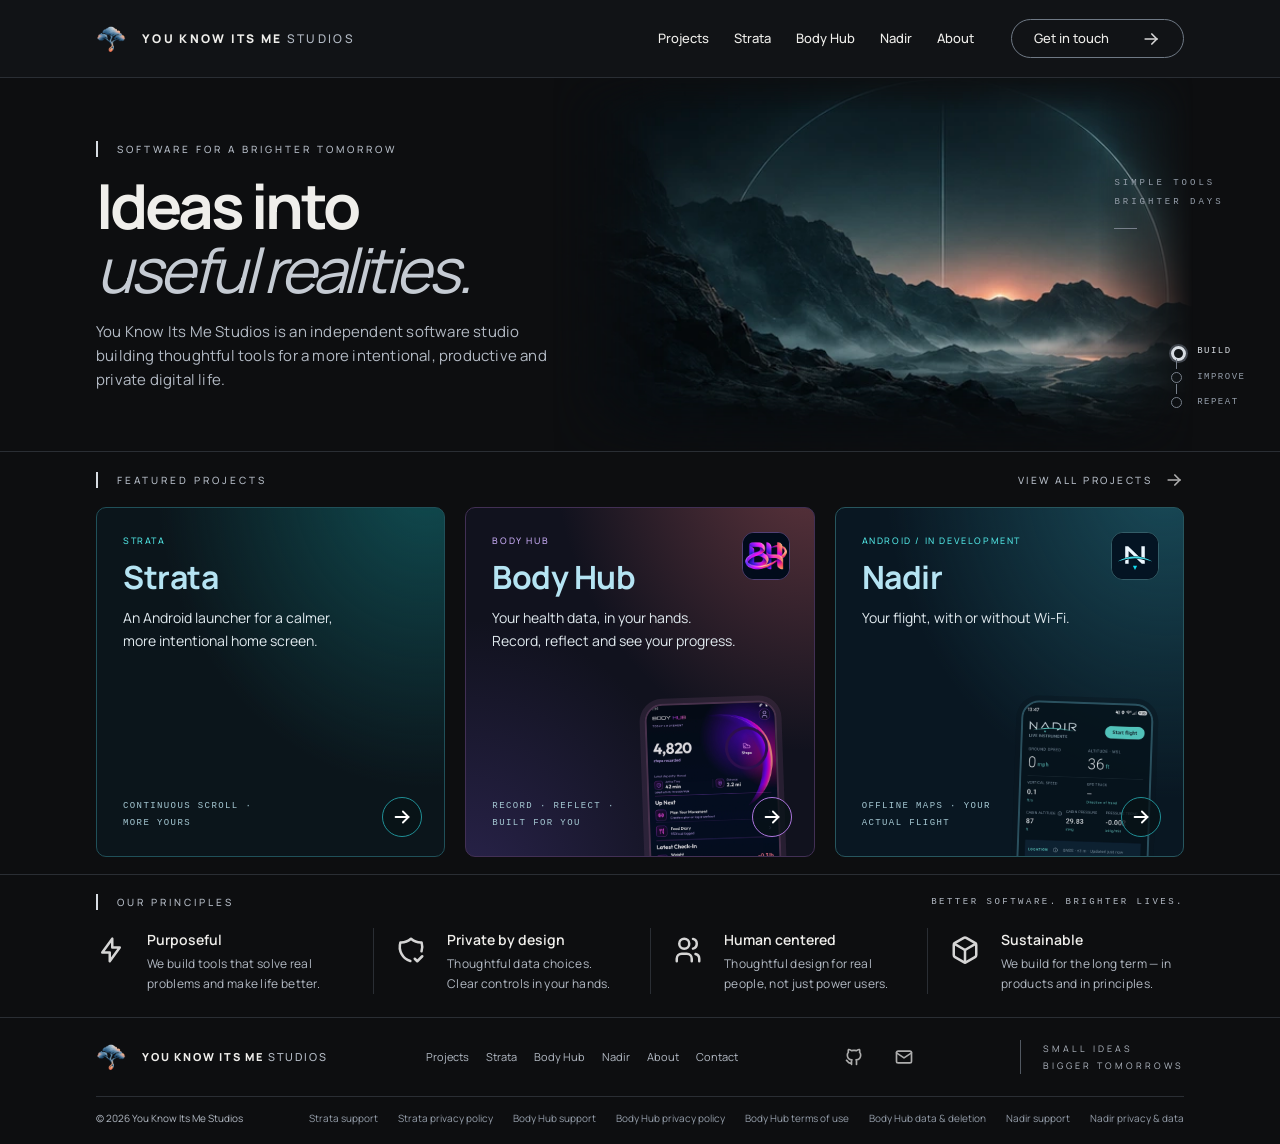
<file: index.html>
<!doctype html>
<html lang="en">
  <head>
    <meta charset="utf-8">
    <meta name="viewport" content="width=device-width, initial-scale=1">
    <meta name="google-site-verification" content="4R4cerbUJGFpOKjUoRW-4Jpmn5m5QRYNYED318s_ZWQ" />
    <meta name="description" content="You Know Its Me Studios builds thoughtful Android tools. Explore Strata, Body Hub and Nadir, an offline-first passenger flight companion.">
    <meta name="theme-color" content="#0d0e10">
    <meta property="og:title" content="You Know Its Me Studios">
    <meta property="og:description" content="Explore Strata for your home screen, Body Hub for fitness and wellness, and Nadir for understanding your flight. Independent Android software from You Know Its Me Studios.">
    <meta property="og:type" content="website">
    <meta property="og:url" content="https://you-know-its-me-studios.github.io/youknowitsmestudios/">
    <title>You Know Its Me Studios</title>
    <link rel="icon" href="./assets/studio-logo.png" type="image/png">
    <link rel="stylesheet" href="./styles.css?v=20261007-2">
    <script src="./script.js?v=20261003-4" defer></script>
  </head>
  <body>
    <a class="skip-link" href="#main-content">Skip to content</a>

    <header class="site-header"><div class="shell site-header__inner">
<a class="wordmark" href="./" aria-label="You Know Its Me Studios home"><img src="./assets/studio-logo.png" width="30" height="30" alt=""><span>You Know Its Me <b>Studios</b></span></a>
<button class="menu-toggle" type="button" aria-expanded="false" aria-controls="site-navigation" hidden>Menu</button>
<nav class="site-nav" id="site-navigation" aria-label="Primary navigation"><a href="./#projects">Projects</a><a href="./strata/">Strata</a><a href="./bodyhub/">Body Hub</a><a href="./nadir/">Nadir</a><a href="./about/">About</a><a class="contact-link" href="./support/">Get in touch <img src="./assets/icons/arrow-right.svg" alt="" width="20" height="20"></a></nav>
</div></header>

    <main id="main-content">
<section class="hero">
  <div class="shell hero__inner">
    <div class="hero__copy">
      <p class="eyebrow">Software for a brighter tomorrow</p>
      <h1>Ideas into<br><em>useful realities.</em></h1>
      <p class="hero__lede">You Know Its Me Studios is an independent software studio building thoughtful tools for a more intentional, productive and private digital life.</p>
    </div>
    <div class="hero__art" aria-hidden="true"><img class="hero__landscape" src="assets/mountain-valley.webp" width="600" height="373" alt=""><p class="hero__annotation">Simple tools<br>Brighter days<span></span></p><ol class="hero__process"><li class="active">Build</li><li>Improve</li><li>Repeat</li></ol></div>
  </div>
</section>
<section class="projects-section" id="projects" tabindex="-1" aria-labelledby="projects-title"><div class="shell">
  <div class="section-bar"><h2 class="eyebrow" id="projects-title">Featured projects</h2><a class="small-link" href="#project-list">View all projects <img src="assets/icons/arrow-right.svg" width="20" height="20" alt=""></a></div>
  <div class="project-grid project-grid--three" id="project-list">
    <a class="project-card project-card--strata" href="strata/" aria-labelledby="strata-title">
      <div class="project-card__copy"><p class="product-label">Strata</p><h3 id="strata-title">Strata</h3><p>An Android launcher for a calmer,<br class="desktop-break"> more intentional home screen.</p></div>
      <p class="project-card__tags">Continuous scroll · More yours</p><span class="circle-arrow"><img src="assets/icons/arrow-right.svg" width="22" height="22" alt=""></span>
    </a>
    <a class="project-card project-card--bodyhub" href="bodyhub/" aria-labelledby="bodyhub-title">
      <img class="product-icon" src="assets/bodyhub-icon.webp" width="94" height="94" alt="">
      <div class="project-card__copy"><p class="product-label">Body Hub</p><h3 id="bodyhub-title">Body Hub</h3><p>Your health data, in your hands.<br>Record, reflect and see your progress.</p></div>
      <img class="project-card__screen" src="assets/bodyhub-today.webp" width="720" height="1280" alt="Body Hub Today screen with movement, activity and daily records">
      <p class="project-card__tags">Record · Reflect · Built for you</p><span class="circle-arrow"><img src="assets/icons/arrow-right.svg" width="22" height="22" alt=""></span>
    </a>
    <a class="project-card project-card--nadir" href="nadir/" aria-labelledby="nadir-title">
      <img class="product-icon" src="assets/nadir/icon.svg" width="94" height="94" alt="">
      <div class="project-card__copy"><p class="product-label">Android / In development</p><h3 id="nadir-title">Nadir</h3><p>Your flight, with or without Wi-Fi.</p></div>
      <img class="project-card__screen" src="assets/nadir/instruments.webp" width="720" height="1560" loading="lazy" decoding="async" alt="Nadir's live instruments and GNSS signal details on Android">
      <p class="project-card__tags">Offline maps · Your actual flight</p><span class="circle-arrow"><img src="assets/icons/arrow-right.svg" width="22" height="22" alt=""></span>
    </a>
  </div>
</div></section>
<section class="principles-section" id="about" tabindex="-1" aria-labelledby="principles-title"><div class="shell">
  <div class="section-bar"><h2 class="eyebrow" id="principles-title">Our principles</h2><p class="section-note">Better software. Brighter lives.</p></div>
  <div class="principles">
    <article><img src="assets/icons/bolt.svg" width="30" height="30" alt=""><div><h3>Purposeful</h3><p>We build tools that solve real problems and make life better.</p></div></article>
    <article><img src="assets/icons/shield-check.svg" width="30" height="30" alt=""><div><h3>Private by design</h3><p>Thoughtful data choices.<br>Clear controls in your hands.</p></div></article>
    <article><img src="assets/icons/users.svg" width="30" height="30" alt=""><div><h3>Human centered</h3><p>Thoughtful design for real people, not just power users.</p></div></article>
    <article><img src="assets/icons/cube.svg" width="30" height="30" alt=""><div><h3>Sustainable</h3><p>We build for the long term — in products and in principles.</p></div></article>
  </div>
</div></section>
</main>

    <footer class="site-footer"><div class="shell footer-main">
<a class="wordmark" href="./" aria-label="You Know Its Me Studios home"><img src="./assets/studio-logo.png" width="30" height="30" alt=""><span>You Know Its Me <b>Studios</b></span></a>
<nav aria-label="Footer navigation"><a href="./#projects">Projects</a><a href="./strata/">Strata</a><a href="./bodyhub/">Body Hub</a><a href="./nadir/">Nadir</a><a href="./about/">About</a><a href="./support/">Contact</a></nav>
<div class="footer-social"><a href="https://github.com/You-Know-Its-Me-Studios/youknowitsmestudios" aria-label="Studio on GitHub"><img src="./assets/icons/brand-github.svg" alt="" width="20" height="20"></a><a href="./support/" aria-label="Contact the studio through the support form"><img src="./assets/icons/mail.svg" alt="" width="20" height="20"></a></div>
<p class="footer-motto">Small ideas<br>Bigger tomorrows</p>
</div><div class="shell footer-resources"><p>© <span data-current-year>2026</span> You Know Its Me Studios</p><nav aria-label="Support and legal"><a href="./support/?product=strata">Strata support</a><a href="./privacy/strata/">Strata privacy policy</a><a href="./support/?product=bodyhub">Body Hub support</a><a href="./bodyhub/privacy.html">Body Hub privacy policy</a><a href="./bodyhub/terms.html">Body Hub terms of use</a><a href="./bodyhub/data-deletion.html">Body Hub data &amp; deletion</a><a href="./support/?product=nadir">Nadir support</a><a href="./nadir/privacy.html">Nadir privacy &amp; data</a></nav></div></footer>
  </body>
</html>
</file>
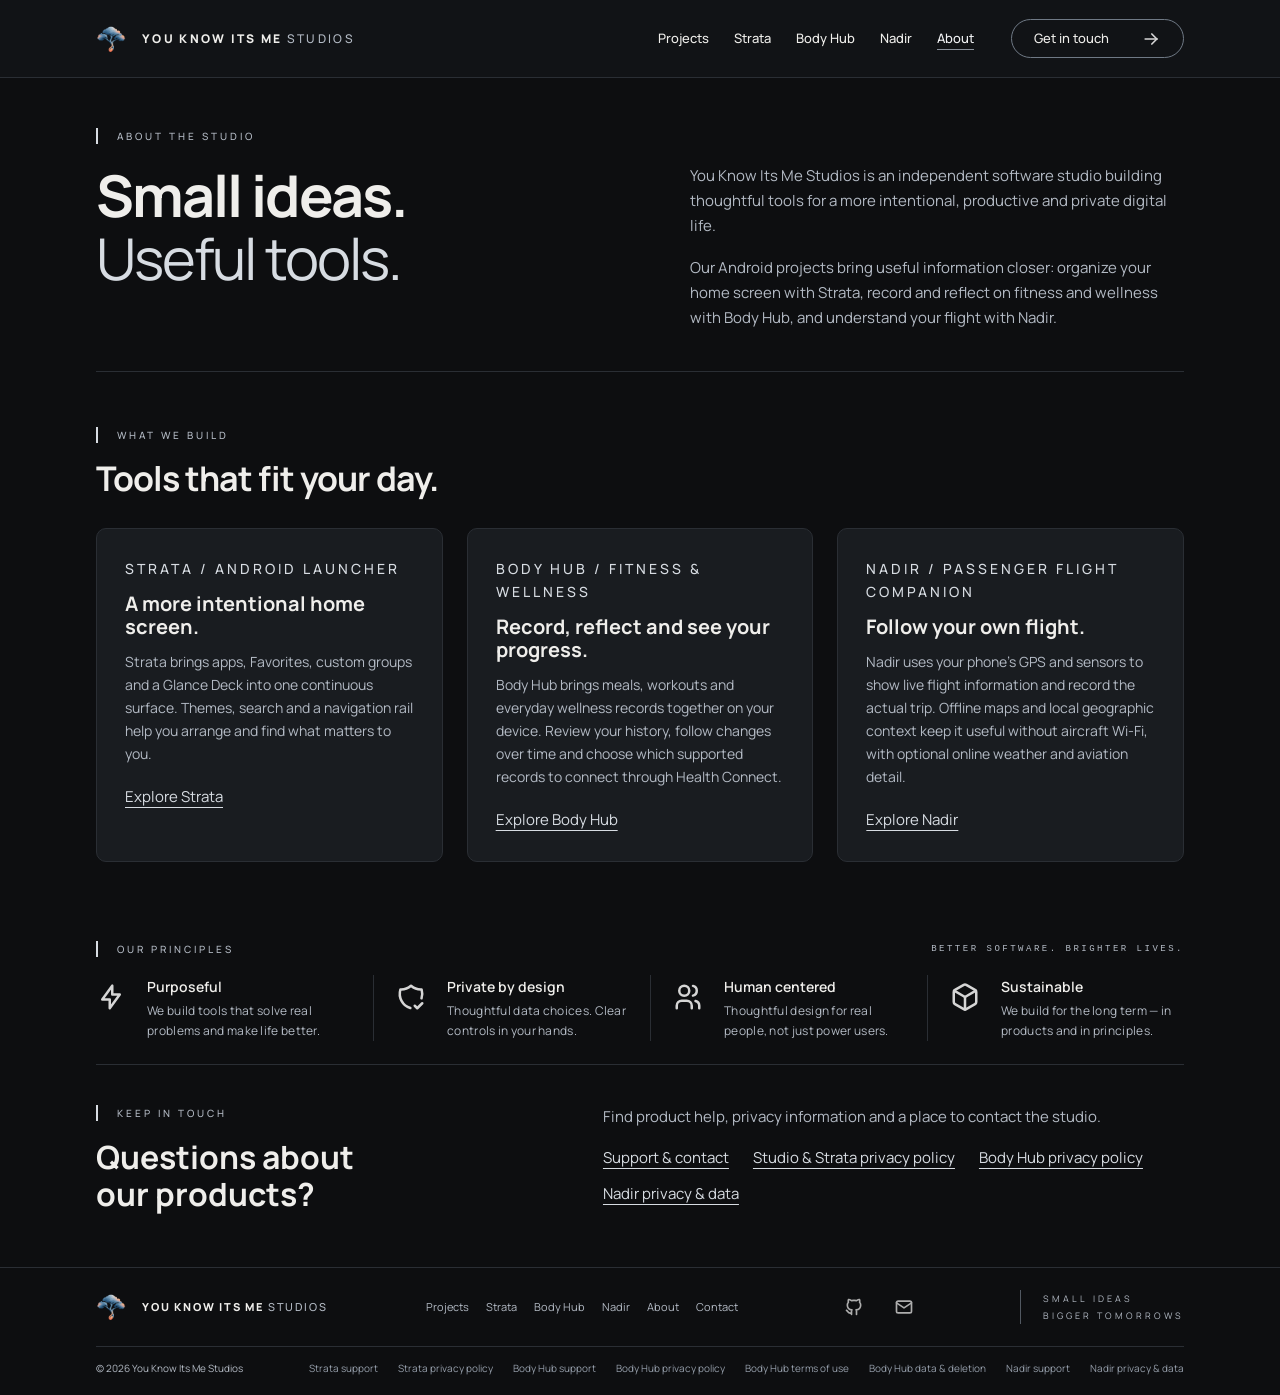
<file: about/index.html>
<!doctype html>
<html lang="en">
  <head>
    <meta charset="utf-8">
    <meta name="viewport" content="width=device-width, initial-scale=1">
    <meta name="description" content="Meet You Know Its Me Studios, an independent software studio building Strata, Body Hub and Nadir for Android.">
    <meta name="theme-color" content="#0d0e10">
    <meta property="og:title" content="About | You Know Its Me Studios">
    <meta property="og:description" content="Thoughtful tools for a more intentional, productive and private digital life.">
    <meta property="og:type" content="website">
    <meta property="og:url" content="https://you-know-its-me-studios.github.io/youknowitsmestudios/about/">
    <title>About | You Know Its Me Studios</title>
    <link rel="icon" href="../assets/studio-logo.png" type="image/png">
    <link rel="stylesheet" href="../styles.css?v=20261007-2">
    <script src="../script.js?v=20261003-4" defer></script>
  </head>
  <body>
    <a class="skip-link" href="#main-content">Skip to content</a>
    <header class="site-header"><div class="shell site-header__inner">
<a class="wordmark" href="../" aria-label="You Know Its Me Studios home"><img src="../assets/studio-logo.png" width="30" height="30" alt=""><span>You Know Its Me <b>Studios</b></span></a>
<button class="menu-toggle" type="button" aria-expanded="false" aria-controls="site-navigation" hidden>Menu</button>
<nav class="site-nav" id="site-navigation" aria-label="Primary navigation"><a href="../#projects">Projects</a><a href="../strata/">Strata</a><a href="../bodyhub/">Body Hub</a><a href="../nadir/">Nadir</a><a href="../about/" aria-current="page">About</a><a class="contact-link" href="../support/">Get in touch <img src="../assets/icons/arrow-right.svg" alt="" width="20" height="20"></a></nav>
</div></header>
    <main id="main-content">
      <section class="page-hero shell">
        <p class="eyebrow">About the studio</p>
        <div class="page-hero__grid">
          <h1>Small ideas.<br><span>Useful tools.</span></h1>
          <div class="about-intro">
            <p>You Know Its Me Studios is an independent software studio building thoughtful tools for a more intentional, productive and private digital life.</p>
            <p>Our Android projects bring useful information closer: organize your home screen with Strata, record and reflect on fitness and wellness with Body Hub, and understand your flight with Nadir.</p>
          </div>
        </div>
      </section>
      <section class="product-details shell about-products" aria-labelledby="products-title">
        <p class="eyebrow">What we build</p>
        <h2 id="products-title">Tools that fit your day.</h2>
        <div class="feature-grid feature-grid--three">
          <article class="feature-card">
            <p class="product-label">Strata / Android launcher</p>
            <h3>A more intentional home screen.</h3>
            <p>Strata brings apps, Favorites, custom groups and a Glance Deck into one continuous surface. Themes, search and a navigation rail help you arrange and find what matters to you.</p>
            <a class="text-link" href="../strata/">Explore Strata</a>
          </article>
          <article class="feature-card">
            <p class="product-label">Body Hub / Fitness &amp; wellness</p>
            <h3>Record, reflect and see your progress.</h3>
            <p>Body Hub brings meals, workouts and everyday wellness records together on your device. Review your history, follow changes over time and choose which supported records to connect through Health Connect.</p>
            <a class="text-link" href="../bodyhub/">Explore Body Hub</a>
          </article>
          <article class="feature-card">
            <p class="product-label">Nadir / Passenger flight companion</p>
            <h3>Follow your own flight.</h3>
            <p>Nadir uses your phone's GPS and sensors to show live flight information and record the actual trip. Offline maps and local geographic context keep it useful without aircraft Wi-Fi, with optional online weather and aviation detail.</p>
            <a class="text-link" href="../nadir/">Explore Nadir</a>
          </article>
        </div>
      </section>
      <section class="principles-section" aria-labelledby="principles-title"><div class="shell">
        <div class="section-bar"><h2 class="eyebrow" id="principles-title">Our principles</h2><p class="section-note">Better software. Brighter lives.</p></div>
        <div class="principles">
          <article><img src="../assets/icons/bolt.svg" width="30" height="30" alt=""><div><h3>Purposeful</h3><p>We build tools that solve real problems and make life better.</p></div></article>
          <article><img src="../assets/icons/shield-check.svg" width="30" height="30" alt=""><div><h3>Private by design</h3><p>Thoughtful data choices. Clear controls in your hands.</p></div></article>
          <article><img src="../assets/icons/users.svg" width="30" height="30" alt=""><div><h3>Human centered</h3><p>Thoughtful design for real people, not just power users.</p></div></article>
          <article><img src="../assets/icons/cube.svg" width="30" height="30" alt=""><div><h3>Sustainable</h3><p>We build for the long term — in products and in principles.</p></div></article>
        </div>
      </div></section>
      <section class="product-resources shell">
        <div><p class="eyebrow">Keep in touch</p><h2>Questions about<br>our products?</h2></div>
        <div><p>Find product help, privacy information and a place to contact the studio.</p><nav class="inline-links" aria-label="Studio resources"><a href="../support/">Support &amp; contact</a><a href="../privacy/strata/">Studio &amp; Strata privacy policy</a><a href="../bodyhub/privacy.html">Body Hub privacy policy</a><a href="../nadir/privacy.html">Nadir privacy &amp; data</a></nav></div>
      </section>
    </main>
    <footer class="site-footer"><div class="shell footer-main">
<a class="wordmark" href="../" aria-label="You Know Its Me Studios home"><img src="../assets/studio-logo.png" width="30" height="30" alt=""><span>You Know Its Me <b>Studios</b></span></a>
<nav aria-label="Footer navigation"><a href="../#projects">Projects</a><a href="../strata/">Strata</a><a href="../bodyhub/">Body Hub</a><a href="../nadir/">Nadir</a><a href="../about/">About</a><a href="../support/">Contact</a></nav>
<div class="footer-social"><a href="https://github.com/You-Know-Its-Me-Studios/youknowitsmestudios" aria-label="Studio on GitHub"><img src="../assets/icons/brand-github.svg" alt="" width="20" height="20"></a><a href="../support/" aria-label="Contact the studio through the support form"><img src="../assets/icons/mail.svg" alt="" width="20" height="20"></a></div>
<p class="footer-motto">Small ideas<br>Bigger tomorrows</p>
</div><div class="shell footer-resources"><p>© <span data-current-year>2026</span> You Know Its Me Studios</p><nav aria-label="Support and legal"><a href="../support/?product=strata">Strata support</a><a href="../privacy/strata/">Strata privacy policy</a><a href="../support/?product=bodyhub">Body Hub support</a><a href="../bodyhub/privacy.html">Body Hub privacy policy</a><a href="../bodyhub/terms.html">Body Hub terms of use</a><a href="../bodyhub/data-deletion.html">Body Hub data &amp; deletion</a><a href="../support/?product=nadir">Nadir support</a><a href="../nadir/privacy.html">Nadir privacy &amp; data</a></nav></div></footer>
  </body>
</html>
</file>
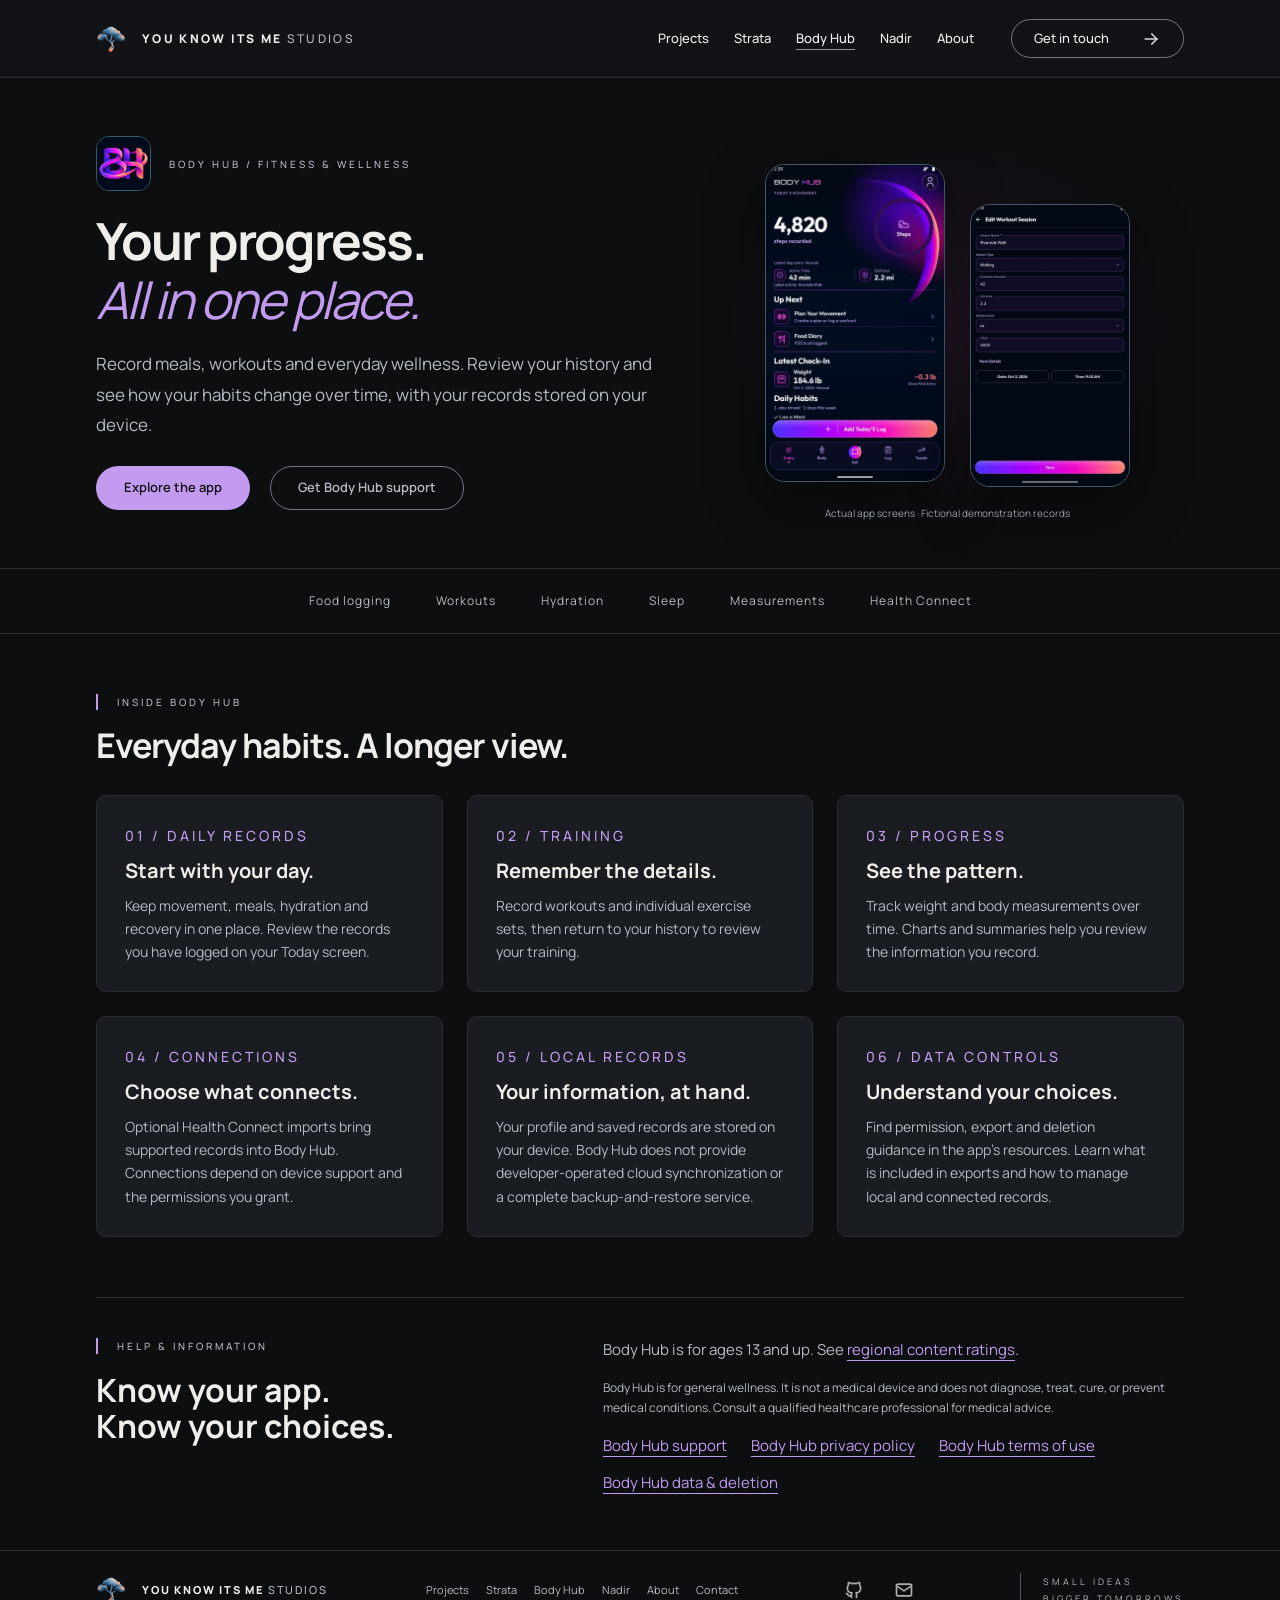
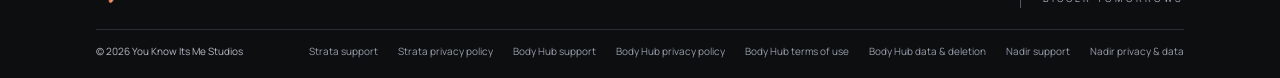
<file: bodyhub/index.html>
<!doctype html>
<html lang="en"><head><meta charset="utf-8"><meta name="viewport" content="width=device-width, initial-scale=1"><meta name="description" content="Body Hub brings fitness and general-wellness records together on Android. Log food and workouts, review progress, and manage your data."><meta name="theme-color" content="#0d0e10"><title>Body Hub | You Know Its Me Studios</title><link rel="icon" href="../assets/studio-logo.png" type="image/png"><link rel="stylesheet" href="../styles.css?v=20261007-2"><script src="../script.js?v=20261003-4" defer></script></head>
<body class="theme-bodyhub"><a class="skip-link" href="#main-content">Skip to content</a><header class="site-header"><div class="shell site-header__inner">
<a class="wordmark" href="../" aria-label="You Know Its Me Studios home"><img src="../assets/studio-logo.png" width="30" height="30" alt=""><span>You Know Its Me <b>Studios</b></span></a>
<button class="menu-toggle" type="button" aria-expanded="false" aria-controls="site-navigation" hidden>Menu</button>
<nav class="site-nav" id="site-navigation" aria-label="Primary navigation"><a href="../#projects">Projects</a><a href="../strata/">Strata</a><a href="../bodyhub/" aria-current="page">Body Hub</a><a href="../nadir/">Nadir</a><a href="../about/">About</a><a class="contact-link" href="../support/?product=bodyhub">Get in touch <img src="../assets/icons/arrow-right.svg" alt="" width="20" height="20"></a></nav>
</div></header>
<main id="main-content"><section class="product-hero shell"><div class="product-hero__copy"><div class="product-heading"><img class="product-icon" src="../assets/bodyhub-icon.webp" width="55" height="55" alt="Body Hub app icon"><p class="eyebrow">Body Hub / Fitness &amp; wellness</p></div><h1>Your progress.<br><em>All in one place.</em></h1><p class="product-hero__lede">Record meals, workouts and everyday wellness. Review your history and see how your habits change over time, with your records stored on your device.</p><div class="button-row"><a class="button button--primary" href="#inside-bodyhub">Explore the app</a><a class="button button--ghost" href="../support/?product=bodyhub">Get Body Hub support</a></div></div><figure class="product-showcase"><img src="../assets/bodyhub-today.webp" width="720" height="1280" alt="Body Hub Today screen showing movement, activity and daily records"><img src="../assets/bodyhub-workout.webp" width="720" height="1280" alt="Body Hub workout screen with recorded duration, distance and steps"><figcaption>Actual app screens · Fictional demonstration records</figcaption></figure></section>
 <section class="product-summary" aria-label="Product highlights"><div class="shell"><span>Food logging</span><span>Workouts</span><span>Hydration</span><span>Sleep</span><span>Measurements</span><span>Health Connect</span></div></section>
 <section class="product-details shell" id="inside-bodyhub"><p class="eyebrow">Inside Body Hub</p><h2>Everyday habits. A longer view.</h2><div class="feature-grid"><article class="feature-card"><p class="product-label">01 / Daily records</p><h3>Start with your day.</h3><p>Keep movement, meals, hydration and recovery in one place. Review the records you have logged on your Today screen.</p></article><article class="feature-card"><p class="product-label">02 / Training</p><h3>Remember the details.</h3><p>Record workouts and individual exercise sets, then return to your history to review your training.</p></article><article class="feature-card"><p class="product-label">03 / Progress</p><h3>See the pattern.</h3><p>Track weight and body measurements over time. Charts and summaries help you review the information you record.</p></article><article class="feature-card"><p class="product-label">04 / Connections</p><h3>Choose what connects.</h3><p>Optional Health Connect imports bring supported records into Body Hub. Connections depend on device support and the permissions you grant.</p></article><article class="feature-card"><p class="product-label">05 / Local records</p><h3>Your information, at hand.</h3><p>Your profile and saved records are stored on your device. Body Hub does not provide developer-operated cloud synchronization or a complete backup-and-restore service.</p></article><article class="feature-card"><p class="product-label">06 / Data controls</p><h3>Understand your choices.</h3><p>Find permission, export and deletion guidance in the app’s resources. Learn what is included in exports and how to manage local and connected records.</p></article></div></section>
 <section class="product-resources shell"><div><p class="eyebrow">Help &amp; information</p><h2>Know your app.<br>Know your choices.</h2></div><div><p>Body Hub is for ages 13 and up. See <a class="text-link" href="support.html#content-ratings">regional content ratings</a>.</p><p class="product-disclaimer">Body Hub is for general wellness. It is not a medical device and does not diagnose, treat, cure, or prevent medical conditions. Consult a qualified healthcare professional for medical advice.</p><nav class="inline-links" aria-label="Product resources"><a href="../support/?product=bodyhub">Body Hub support</a><a href="privacy.html">Body Hub privacy policy</a><a href="terms.html">Body Hub terms of use</a><a href="data-deletion.html">Body Hub data &amp; deletion</a></nav></div></section></main><footer class="site-footer"><div class="shell footer-main">
<a class="wordmark" href="../" aria-label="You Know Its Me Studios home"><img src="../assets/studio-logo.png" width="30" height="30" alt=""><span>You Know Its Me <b>Studios</b></span></a>
<nav aria-label="Footer navigation"><a href="../#projects">Projects</a><a href="../strata/">Strata</a><a href="../bodyhub/">Body Hub</a><a href="../nadir/">Nadir</a><a href="../about/">About</a><a href="../support/?product=bodyhub">Contact</a></nav>
<div class="footer-social"><a href="https://github.com/You-Know-Its-Me-Studios/youknowitsmestudios" aria-label="Studio on GitHub"><img src="../assets/icons/brand-github.svg" alt="" width="20" height="20"></a><a href="../support/?product=bodyhub" aria-label="Contact the studio through the support form"><img src="../assets/icons/mail.svg" alt="" width="20" height="20"></a></div>
<p class="footer-motto">Small ideas<br>Bigger tomorrows</p>
</div><div class="shell footer-resources"><p>© <span data-current-year>2026</span> You Know Its Me Studios</p><nav aria-label="Support and legal"><a href="../support/?product=strata">Strata support</a><a href="../privacy/strata/">Strata privacy policy</a><a href="../support/?product=bodyhub">Body Hub support</a><a href="../bodyhub/privacy.html">Body Hub privacy policy</a><a href="../bodyhub/terms.html">Body Hub terms of use</a><a href="../bodyhub/data-deletion.html">Body Hub data &amp; deletion</a><a href="../support/?product=nadir">Nadir support</a><a href="../nadir/privacy.html">Nadir privacy &amp; data</a></nav></div></footer></body></html>
</file>
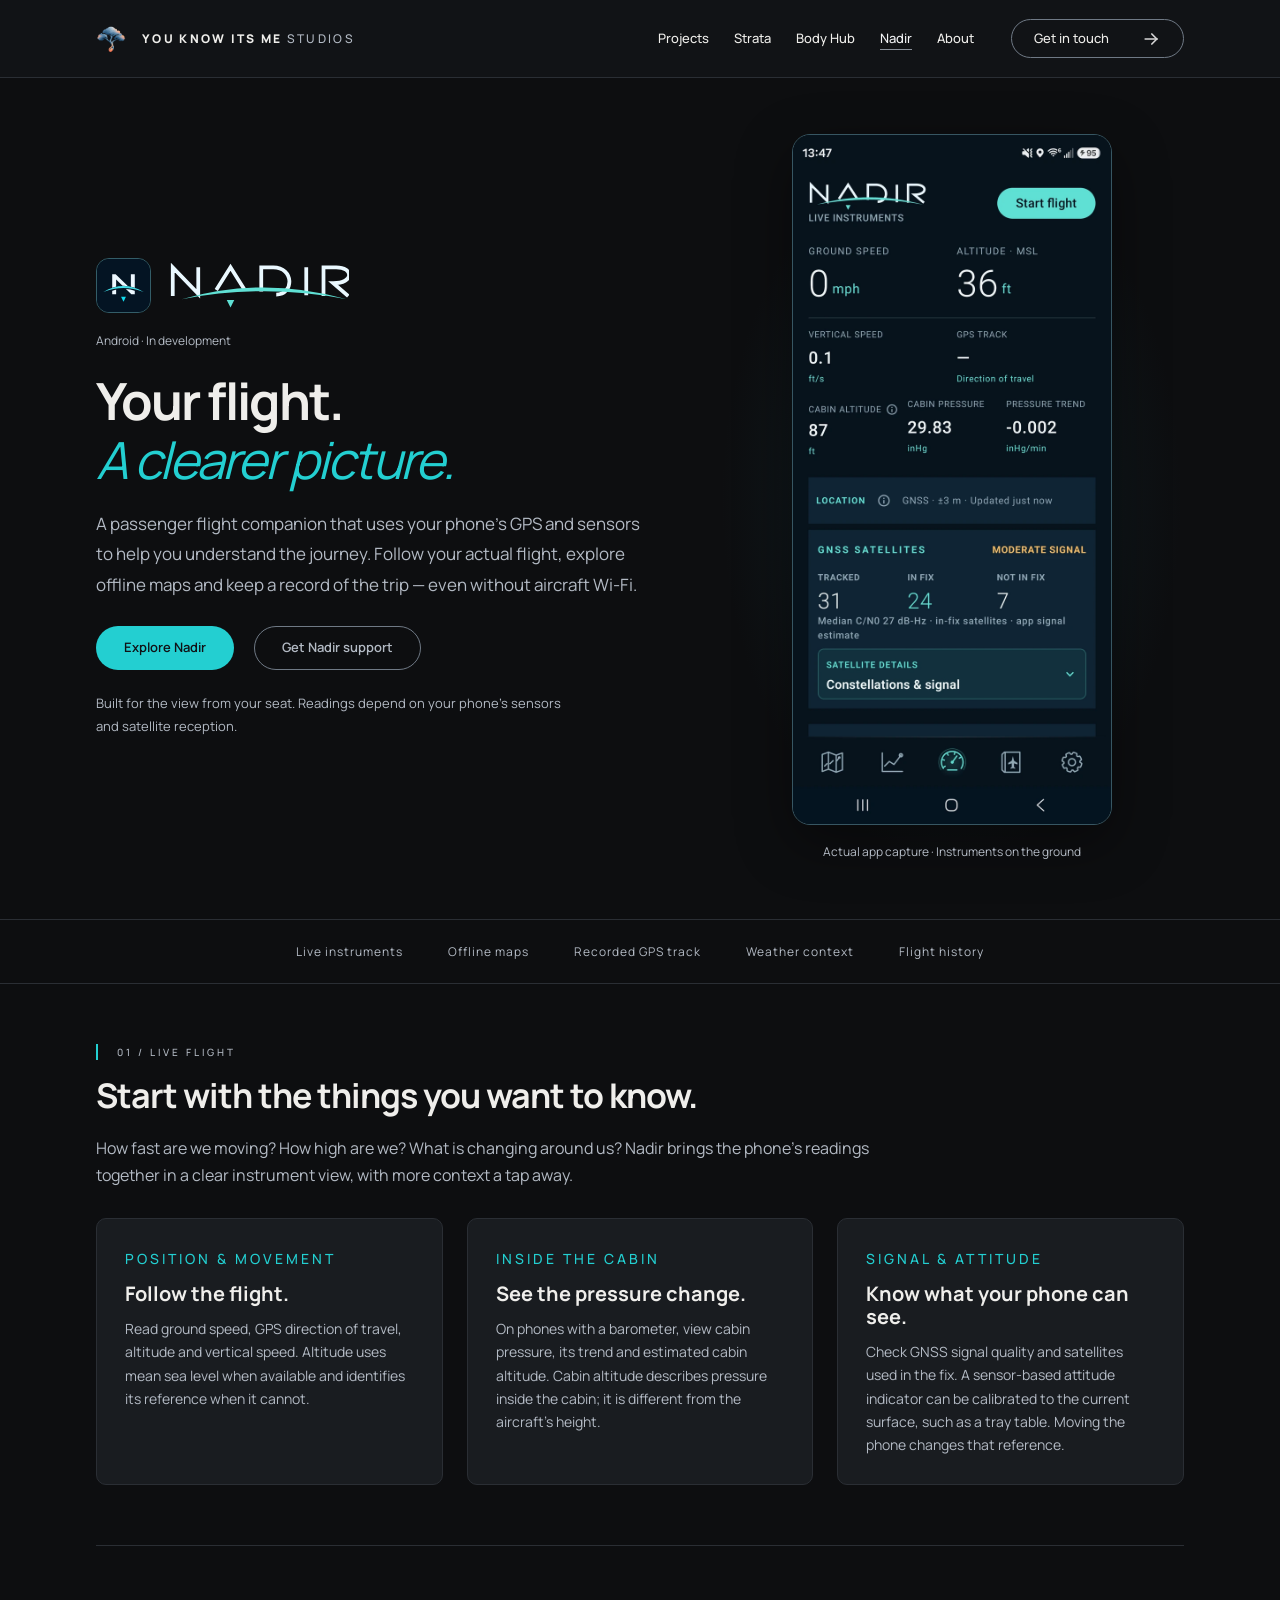
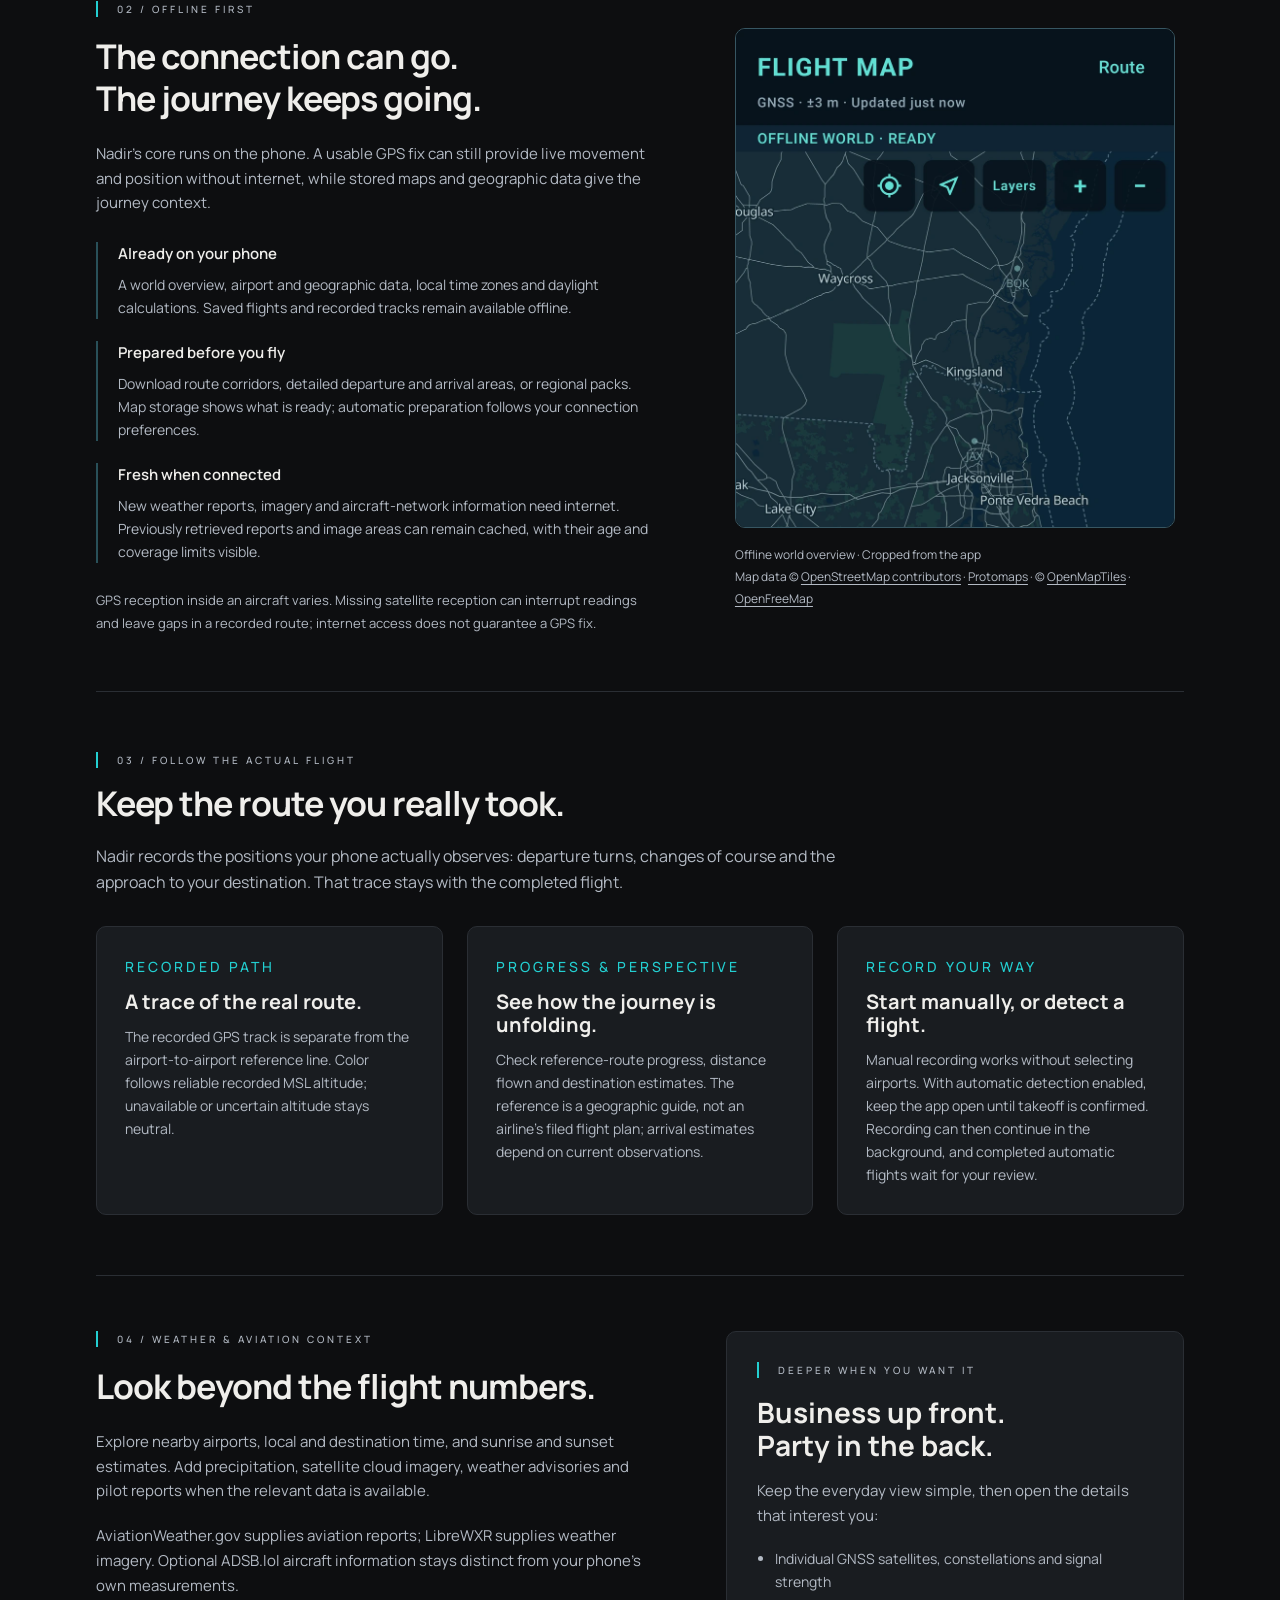
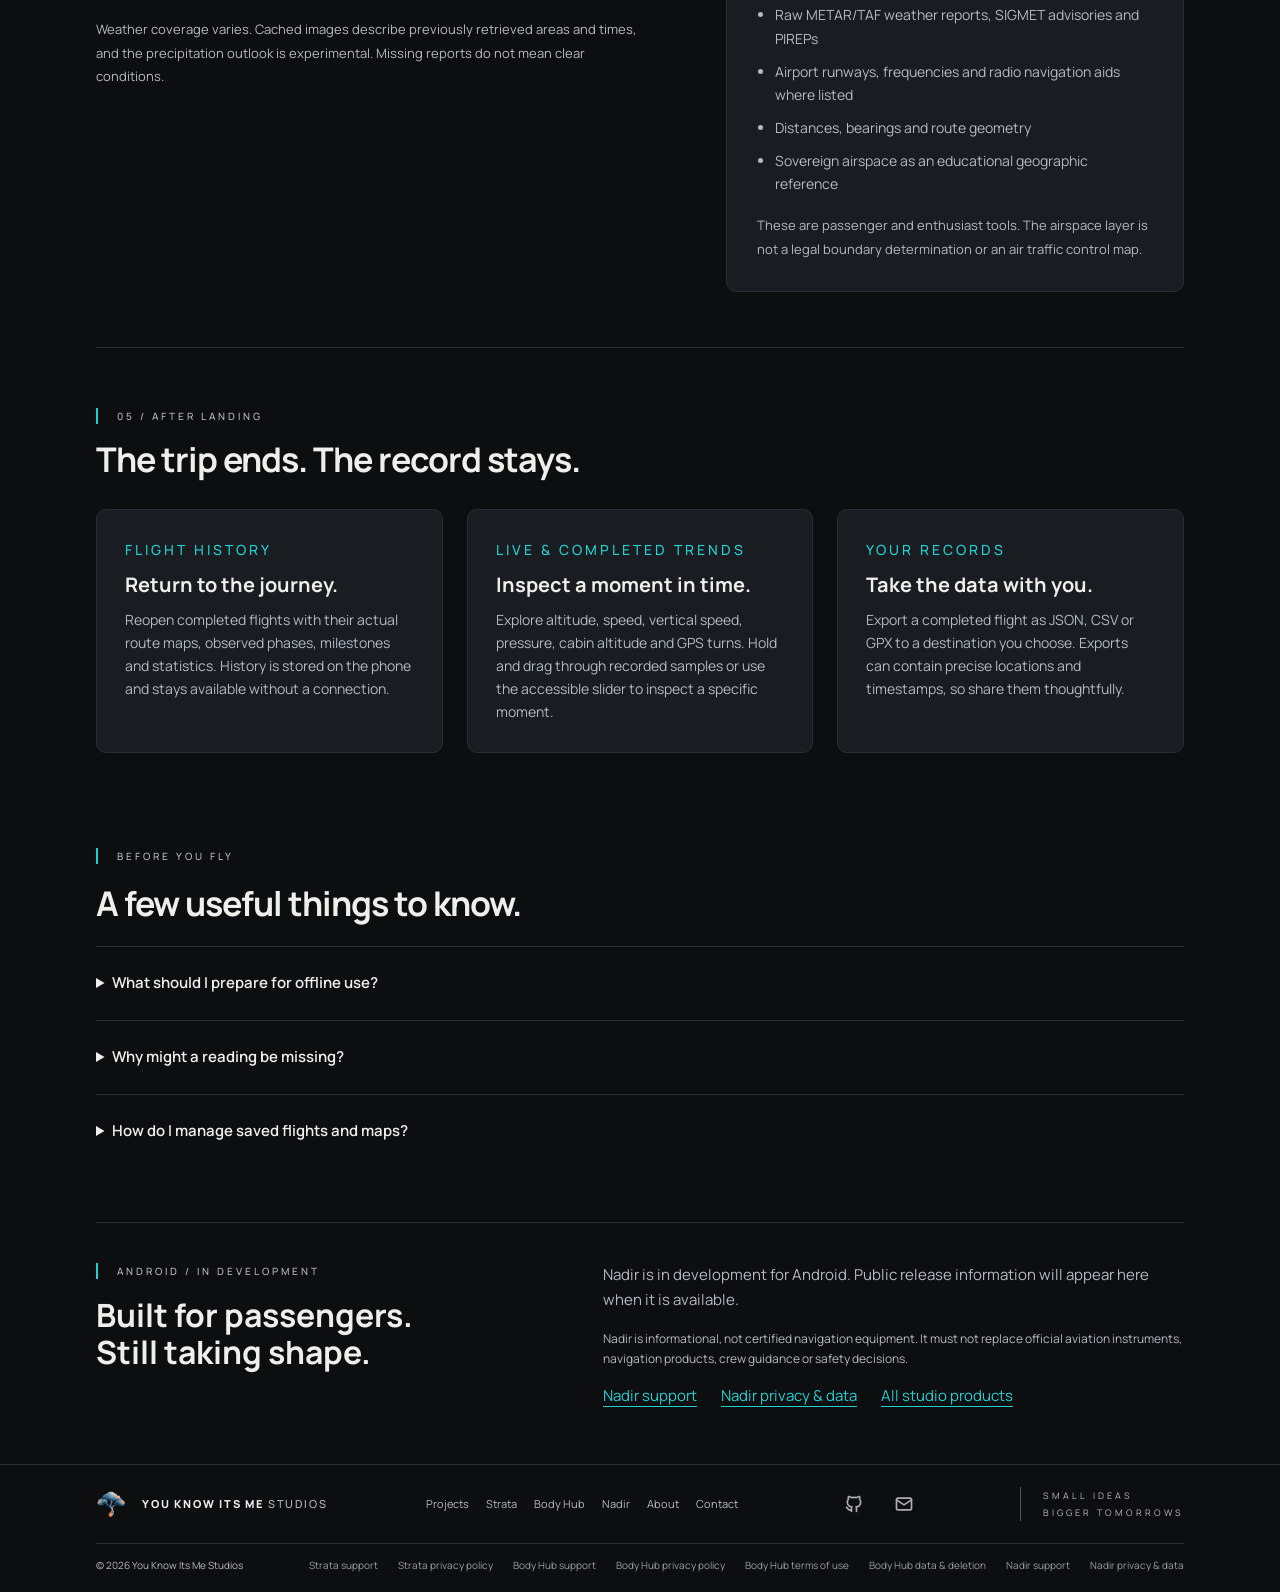
<file: nadir/index.html>
<!doctype html>
<html lang="en">
  <head>
    <meta charset="utf-8">
    <meta name="viewport" content="width=device-width, initial-scale=1">
    <meta name="description" content="Nadir is an offline-first Android passenger flight companion. Understand live GPS and sensor readings, use offline maps and keep your actual recorded flight path.">
    <meta name="theme-color" content="#0d0e10">
    <meta property="og:title" content="Nadir | You Know Its Me Studios">
    <meta property="og:description" content="Your flight, with or without Wi-Fi. Phone-based instruments, offline maps and actual recorded routes. In development for Android.">
    <meta property="og:type" content="website">
    <meta property="og:url" content="https://you-know-its-me-studios.github.io/youknowitsmestudios/nadir/">
    <title>Nadir | You Know Its Me Studios</title>
    <link rel="icon" href="../assets/studio-logo.png" type="image/png">
    <link rel="stylesheet" href="../styles.css?v=20261007-2">
    <script src="../script.js?v=20261003-4" defer></script>
  </head>
  <body class="theme-nadir">
    <a class="skip-link" href="#main-content">Skip to content</a>
    <header class="site-header"><div class="shell site-header__inner">
<a class="wordmark" href="../" aria-label="You Know Its Me Studios home"><img src="../assets/studio-logo.png" width="30" height="30" alt=""><span>You Know Its Me <b>Studios</b></span></a>
<button class="menu-toggle" type="button" aria-expanded="false" aria-controls="site-navigation" hidden>Menu</button>
<nav class="site-nav" id="site-navigation" aria-label="Primary navigation"><a href="../#projects">Projects</a><a href="../strata/">Strata</a><a href="../bodyhub/">Body Hub</a><a href="../nadir/" aria-current="page">Nadir</a><a href="../about/">About</a><a class="contact-link" href="../support/?product=nadir">Get in touch <img src="../assets/icons/arrow-right.svg" alt="" width="20" height="20"></a></nav>
</div></header>
    <main id="main-content">
      <section class="product-hero nadir-hero shell">
        <div class="product-hero__copy">
          <div class="product-heading"><img class="product-icon" src="../assets/nadir/icon.svg" width="55" height="55" alt=""><img class="nadir-wordmark" src="../assets/nadir/wordmark.svg" width="180" height="47" alt="Nadir"></div>
          <p class="availability">Android · In development</p>
          <h1>Your flight.<br><em>A clearer picture.</em></h1>
          <p class="product-hero__lede">A passenger flight companion that uses your phone's GPS and sensors to help you understand the journey. Follow your actual flight, explore offline maps and keep a record of the trip — even without aircraft Wi-Fi.</p>
          <div class="button-row"><a class="button button--primary" href="#inside-nadir">Explore Nadir</a><a class="button button--ghost" href="../support/?product=nadir">Get Nadir support</a></div>
          <p class="nadir-hero-note">Built for the view from your seat. Readings depend on your phone's sensors and satellite reception.</p>
        </div>
        <figure class="nadir-instruments">
          <a href="../assets/nadir/instruments.webp" aria-label="View the full Nadir Instruments screenshot"><img src="../assets/nadir/instruments.webp" width="720" height="1560" fetchpriority="high" alt="Nadir Instruments on Android, showing ground speed, MSL altitude, vertical speed, cabin pressure and GNSS satellite counts"></a>
          <figcaption>Actual app capture · Instruments on the ground</figcaption>
        </figure>
      </section>
      <section class="product-summary" aria-label="Nadir highlights"><div class="shell"><span>Live instruments</span><span>Offline maps</span><span>Recorded GPS track</span><span>Weather context</span><span>Flight history</span></div></section>

      <section class="product-details shell" id="inside-nadir" aria-labelledby="instruments-title">
        <p class="eyebrow">01 / Live flight</p>
        <h2 id="instruments-title">Start with the things you want to know.</h2>
        <p class="nadir-section-intro">How fast are we moving? How high are we? What is changing around us? Nadir brings the phone's readings together in a clear instrument view, with more context a tap away.</p>
        <div class="feature-grid">
          <article class="feature-card"><p class="product-label">Position &amp; movement</p><h3>Follow the flight.</h3><p>Read ground speed, GPS direction of travel, altitude and vertical speed. Altitude uses mean sea level when available and identifies its reference when it cannot.</p></article>
          <article class="feature-card"><p class="product-label">Inside the cabin</p><h3>See the pressure change.</h3><p>On phones with a barometer, view cabin pressure, its trend and estimated cabin altitude. Cabin altitude describes pressure inside the cabin; it is different from the aircraft's height.</p></article>
          <article class="feature-card"><p class="product-label">Signal &amp; attitude</p><h3>Know what your phone can see.</h3><p>Check GNSS signal quality and satellites used in the fix. A sensor-based attitude indicator can be calibrated to the current surface, such as a tray table. Moving the phone changes that reference.</p></article>
        </div>
      </section>

      <section class="nadir-story shell" id="offline" aria-labelledby="offline-title">
        <div class="nadir-story__copy">
          <p class="eyebrow">02 / Offline first</p>
          <h2 id="offline-title">The connection can go.<br>The journey keeps going.</h2>
          <p>Nadir's core runs on the phone. A usable GPS fix can still provide live movement and position without internet, while stored maps and geographic data give the journey context.</p>
          <dl class="nadir-data-modes">
            <div><dt>Already on your phone</dt><dd>A world overview, airport and geographic data, local time zones and daylight calculations. Saved flights and recorded tracks remain available offline.</dd></div>
            <div><dt>Prepared before you fly</dt><dd>Download route corridors, detailed departure and arrival areas, or regional packs. Map storage shows what is ready; automatic preparation follows your connection preferences.</dd></div>
            <div><dt>Fresh when connected</dt><dd>New weather reports, imagery and aircraft-network information need internet. Previously retrieved reports and image areas can remain cached, with their age and coverage limits visible.</dd></div>
          </dl>
          <p class="nadir-small">GPS reception inside an aircraft varies. Missing satellite reception can interrupt readings and leave gaps in a recorded route; internet access does not guarantee a GPS fix.</p>
        </div>
        <figure class="nadir-map-capture">
          <a href="../assets/nadir/offline-map.webp" aria-label="View the larger Nadir offline map detail"><img src="../assets/nadir/offline-map.webp" width="900" height="1025" loading="lazy" decoding="async" alt="Detail from Nadir's offline world map showing coastal geography and airports around Georgia and northeastern Florida"></a>
          <figcaption>Offline world overview · Cropped from the app<br>Map data © <a href="https://www.openstreetmap.org/copyright">OpenStreetMap contributors</a> · <a href="https://protomaps.com/">Protomaps</a> · © <a href="https://openmaptiles.org/">OpenMapTiles</a> · <a href="https://openfreemap.org/">OpenFreeMap</a></figcaption>
        </figure>
      </section>

      <section class="product-details shell" id="recorded-flight" aria-labelledby="track-title">
        <p class="eyebrow">03 / Follow the actual flight</p>
        <h2 id="track-title">Keep the route you really took.</h2>
        <p class="nadir-section-intro">Nadir records the positions your phone actually observes: departure turns, changes of course and the approach to your destination. That trace stays with the completed flight.</p>
        <div class="feature-grid">
          <article class="feature-card"><p class="product-label">Recorded path</p><h3>A trace of the real route.</h3><p>The recorded GPS track is separate from the airport-to-airport reference line. Color follows reliable recorded MSL altitude; unavailable or uncertain altitude stays neutral.</p></article>
          <article class="feature-card"><p class="product-label">Progress &amp; perspective</p><h3>See how the journey is unfolding.</h3><p>Check reference-route progress, distance flown and destination estimates. The reference is a geographic guide, not an airline's filed flight plan; arrival estimates depend on current observations.</p></article>
          <article class="feature-card"><p class="product-label">Record your way</p><h3>Start manually, or detect a flight.</h3><p>Manual recording works without selecting airports. With automatic detection enabled, keep the app open until takeoff is confirmed. Recording can then continue in the background, and completed automatic flights wait for your review.</p></article>
        </div>
      </section>

      <section class="nadir-story nadir-story--text shell" id="context" aria-labelledby="context-title">
        <div class="nadir-story__copy"><p class="eyebrow">04 / Weather &amp; aviation context</p><h2 id="context-title">Look beyond the flight numbers.</h2><p>Explore nearby airports, local and destination time, and sunrise and sunset estimates. Add precipitation, satellite cloud imagery, weather advisories and pilot reports when the relevant data is available.</p><p>AviationWeather.gov supplies aviation reports; LibreWXR supplies weather imagery. Optional ADSB.lol aircraft information stays distinct from your phone's own measurements.</p><p class="nadir-small">Weather coverage varies. Cached images describe previously retrieved areas and times, and the precipitation outlook is experimental. Missing reports do not mean clear conditions.</p></div>
        <div class="nadir-deep-dive"><p class="eyebrow">Deeper when you want it</p><h3>Business up front.<br>Party in the back.</h3><p>Keep the everyday view simple, then open the details that interest you:</p><ul class="check-list"><li>Individual GNSS satellites, constellations and signal strength</li><li>Raw METAR/TAF weather reports, SIGMET advisories and PIREPs</li><li>Airport runways, frequencies and radio navigation aids where listed</li><li>Distances, bearings and route geometry</li><li>Sovereign airspace as an educational geographic reference</li></ul><p class="nadir-small">These are passenger and enthusiast tools. The airspace layer is not a legal boundary determination or an air traffic control map.</p></div>
      </section>

      <section class="product-details shell" id="history" aria-labelledby="history-title">
        <p class="eyebrow">05 / After landing</p>
        <h2 id="history-title">The trip ends. The record stays.</h2>
        <div class="feature-grid">
          <article class="feature-card"><p class="product-label">Flight history</p><h3>Return to the journey.</h3><p>Reopen completed flights with their actual route maps, observed phases, milestones and statistics. History is stored on the phone and stays available without a connection.</p></article>
          <article class="feature-card"><p class="product-label">Live &amp; completed trends</p><h3>Inspect a moment in time.</h3><p>Explore altitude, speed, vertical speed, pressure, cabin altitude and GPS turns. Hold and drag through recorded samples or use the accessible slider to inspect a specific moment.</p></article>
          <article class="feature-card"><p class="product-label">Your records</p><h3>Take the data with you.</h3><p>Export a completed flight as JSON, CSV or GPX to a destination you choose. Exports can contain precise locations and timestamps, so share them thoughtfully.</p></article>
        </div>
      </section>

      <section class="nadir-help shell" id="help" aria-labelledby="help-title">
        <p class="eyebrow">Before you fly</p><h2 id="help-title">A few useful things to know.</h2>
        <details><summary>What should I prepare for offline use?</summary><p>Open Settings → Offline Maps, prepare the regions or route you need and check that the downloads are ready before leaving your connection. The bundled overview works without those detail packs. Weather images are cached only for retrieved coverage, not for every place you might fly over.</p></details>
        <details><summary>Why might a reading be missing?</summary><p>Grant location permission and check GNSS status. The cabin, your seat and the phone's antenna affect reception. Some phones have no barometer or suitable attitude sensors. Nadir shows unavailable or uncertain data rather than treating it as a valid reading. Follow your airline's device instructions.</p></details>
        <details><summary>How do I manage saved flights and maps?</summary><p>Open Flights to review, export or delete completed recordings. Manage downloaded maps separately in Settings → Offline Maps. Deleting a map pack does not delete flight history, and deleting a flight does not remove copies you have exported. Read <a href="privacy.html">Nadir privacy &amp; data</a> for more detail.</p></details>
      </section>

      <section class="product-resources shell" id="availability">
        <div><p class="eyebrow">Android / In development</p><h2>Built for passengers.<br>Still taking shape.</h2></div>
        <div><p>Nadir is in development for Android. Public release information will appear here when it is available.</p><p class="product-disclaimer">Nadir is informational, not certified navigation equipment. It must not replace official aviation instruments, navigation products, crew guidance or safety decisions.</p><nav class="inline-links" aria-label="Nadir resources"><a href="../support/?product=nadir">Nadir support</a><a href="privacy.html">Nadir privacy &amp; data</a><a href="../#projects">All studio products</a></nav></div>
      </section>
    </main>
    <footer class="site-footer"><div class="shell footer-main">
<a class="wordmark" href="../" aria-label="You Know Its Me Studios home"><img src="../assets/studio-logo.png" width="30" height="30" alt=""><span>You Know Its Me <b>Studios</b></span></a>
<nav aria-label="Footer navigation"><a href="../#projects">Projects</a><a href="../strata/">Strata</a><a href="../bodyhub/">Body Hub</a><a href="../nadir/">Nadir</a><a href="../about/">About</a><a href="../support/?product=nadir">Contact</a></nav>
<div class="footer-social"><a href="https://github.com/You-Know-Its-Me-Studios/youknowitsmestudios" aria-label="Studio on GitHub"><img src="../assets/icons/brand-github.svg" alt="" width="20" height="20"></a><a href="../support/?product=nadir" aria-label="Contact the studio through the support form"><img src="../assets/icons/mail.svg" alt="" width="20" height="20"></a></div>
<p class="footer-motto">Small ideas<br>Bigger tomorrows</p>
</div><div class="shell footer-resources"><p>© <span data-current-year>2026</span> You Know Its Me Studios</p><nav aria-label="Support and legal"><a href="../support/?product=strata">Strata support</a><a href="../privacy/strata/">Strata privacy policy</a><a href="../support/?product=bodyhub">Body Hub support</a><a href="../bodyhub/privacy.html">Body Hub privacy policy</a><a href="../bodyhub/terms.html">Body Hub terms of use</a><a href="../bodyhub/data-deletion.html">Body Hub data &amp; deletion</a><a href="../support/?product=nadir">Nadir support</a><a href="../nadir/privacy.html">Nadir privacy &amp; data</a></nav></div></footer>
  </body>
</html>
</file>
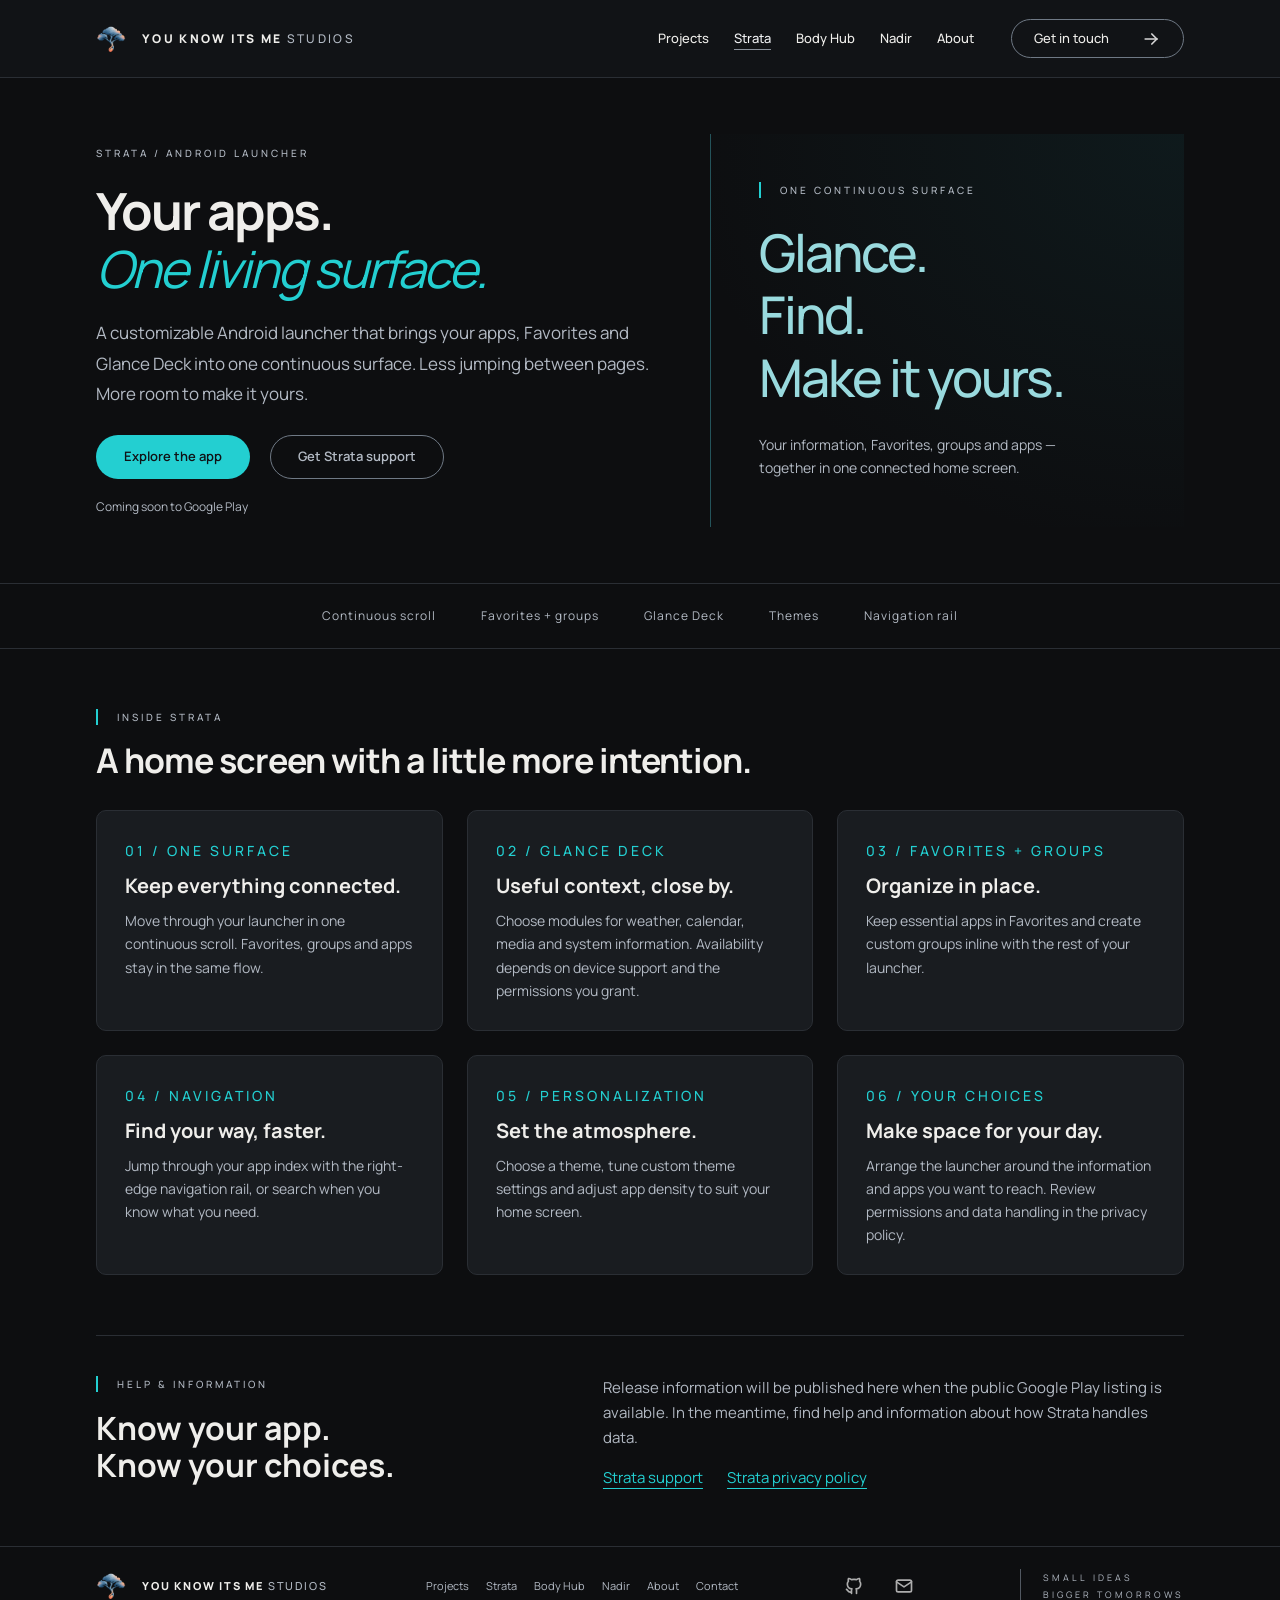
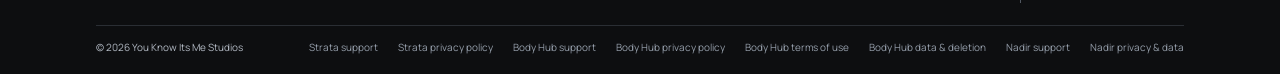
<file: strata/index.html>
<!doctype html>
<html lang="en">
  <head>
    <meta charset="utf-8">
    <meta name="viewport" content="width=device-width, initial-scale=1">
    <meta name="description" content="Strata is a customizable Android launcher built around one continuous surface, visual app organization, a flexible Glance Deck, and fast navigation.">
    <meta name="theme-color" content="#0d0e10">
    <meta property="og:title" content="Strata | You Know Its Me Studios">
    <meta property="og:description" content="One screen. One continuous scroll. A deeply customizable Android launcher from You Know Its Me Studios.">
    <meta property="og:type" content="website">
    <meta property="og:url" content="https://you-know-its-me-studios.github.io/youknowitsmestudios/strata/">
    <title>Strata | You Know Its Me Studios</title>
    <link rel="icon" href="../assets/studio-logo.png" type="image/png">
    <link rel="stylesheet" href="../styles.css?v=20261007-2">
    <script src="../script.js?v=20261003-4" defer></script>
  </head>
  <body class="theme-strata">
    <a class="skip-link" href="#main-content">Skip to content</a>

    <header class="site-header"><div class="shell site-header__inner">
<a class="wordmark" href="../" aria-label="You Know Its Me Studios home"><img src="../assets/studio-logo.png" width="30" height="30" alt=""><span>You Know Its Me <b>Studios</b></span></a>
<button class="menu-toggle" type="button" aria-expanded="false" aria-controls="site-navigation" hidden>Menu</button>
<nav class="site-nav" id="site-navigation" aria-label="Primary navigation"><a href="../#projects">Projects</a><a href="../strata/" aria-current="page">Strata</a><a href="../bodyhub/">Body Hub</a><a href="../nadir/">Nadir</a><a href="../about/">About</a><a class="contact-link" href="../support/?product=strata">Get in touch <img src="../assets/icons/arrow-right.svg" alt="" width="20" height="20"></a></nav>
</div></header>

    <main id="main-content"><section class="product-hero shell"><div class="product-hero__copy"><div class="product-heading"><p class="eyebrow">Strata / Android launcher</p></div><h1>Your apps.<br><em>One living surface.</em></h1><p class="product-hero__lede">A customizable Android launcher that brings your apps, Favorites and Glance Deck into one continuous surface. Less jumping between pages. More room to make it yours.</p><div class="button-row"><a class="button button--primary" href="#inside-strata">Explore the app</a><a class="button button--ghost" href="../support/?product=strata">Get Strata support</a></div><p class="availability">Coming soon to Google Play</p></div><div class="strata-overview"><p class="eyebrow">One continuous surface</p><h2>Glance.<br>Find.<br>Make it yours.</h2><p>Your information, Favorites, groups and apps — together in one connected home screen.</p></div></section>
 <section class="product-summary" aria-label="Product highlights"><div class="shell"><span>Continuous scroll</span><span>Favorites + groups</span><span>Glance Deck</span><span>Themes</span><span>Navigation rail</span></div></section>
 <section class="product-details shell" id="inside-strata"><p class="eyebrow">Inside Strata</p><h2>A home screen with a little more intention.</h2><div class="feature-grid"><article class="feature-card"><p class="product-label">01 / One surface</p><h3>Keep everything connected.</h3><p>Move through your launcher in one continuous scroll. Favorites, groups and apps stay in the same flow.</p></article><article class="feature-card"><p class="product-label">02 / Glance Deck</p><h3>Useful context, close by.</h3><p>Choose modules for weather, calendar, media and system information. Availability depends on device support and the permissions you grant.</p></article><article class="feature-card"><p class="product-label">03 / Favorites + groups</p><h3>Organize in place.</h3><p>Keep essential apps in Favorites and create custom groups inline with the rest of your launcher.</p></article><article class="feature-card"><p class="product-label">04 / Navigation</p><h3>Find your way, faster.</h3><p>Jump through your app index with the right-edge navigation rail, or search when you know what you need.</p></article><article class="feature-card"><p class="product-label">05 / Personalization</p><h3>Set the atmosphere.</h3><p>Choose a theme, tune custom theme settings and adjust app density to suit your home screen.</p></article><article class="feature-card"><p class="product-label">06 / Your choices</p><h3>Make space for your day.</h3><p>Arrange the launcher around the information and apps you want to reach. Review permissions and data handling in the privacy policy.</p></article></div></section>
 <section class="product-resources shell"><div><p class="eyebrow">Help &amp; information</p><h2>Know your app.<br>Know your choices.</h2></div><div><p>Release information will be published here when the public Google Play listing is available. In the meantime, find help and information about how Strata handles data.</p><nav class="inline-links" aria-label="Product resources"><a href="../support/?product=strata">Strata support</a><a href="../privacy/strata/">Strata privacy policy</a></nav></div></section></main>

    <footer class="site-footer"><div class="shell footer-main">
<a class="wordmark" href="../" aria-label="You Know Its Me Studios home"><img src="../assets/studio-logo.png" width="30" height="30" alt=""><span>You Know Its Me <b>Studios</b></span></a>
<nav aria-label="Footer navigation"><a href="../#projects">Projects</a><a href="../strata/">Strata</a><a href="../bodyhub/">Body Hub</a><a href="../nadir/">Nadir</a><a href="../about/">About</a><a href="../support/?product=strata">Contact</a></nav>
<div class="footer-social"><a href="https://github.com/You-Know-Its-Me-Studios/youknowitsmestudios" aria-label="Studio on GitHub"><img src="../assets/icons/brand-github.svg" alt="" width="20" height="20"></a><a href="../support/?product=strata" aria-label="Contact the studio through the support form"><img src="../assets/icons/mail.svg" alt="" width="20" height="20"></a></div>
<p class="footer-motto">Small ideas<br>Bigger tomorrows</p>
</div><div class="shell footer-resources"><p>© <span data-current-year>2026</span> You Know Its Me Studios</p><nav aria-label="Support and legal"><a href="../support/?product=strata">Strata support</a><a href="../privacy/strata/">Strata privacy policy</a><a href="../support/?product=bodyhub">Body Hub support</a><a href="../bodyhub/privacy.html">Body Hub privacy policy</a><a href="../bodyhub/terms.html">Body Hub terms of use</a><a href="../bodyhub/data-deletion.html">Body Hub data &amp; deletion</a><a href="../support/?product=nadir">Nadir support</a><a href="../nadir/privacy.html">Nadir privacy &amp; data</a></nav></div></footer>
  </body>
</html>
</file>
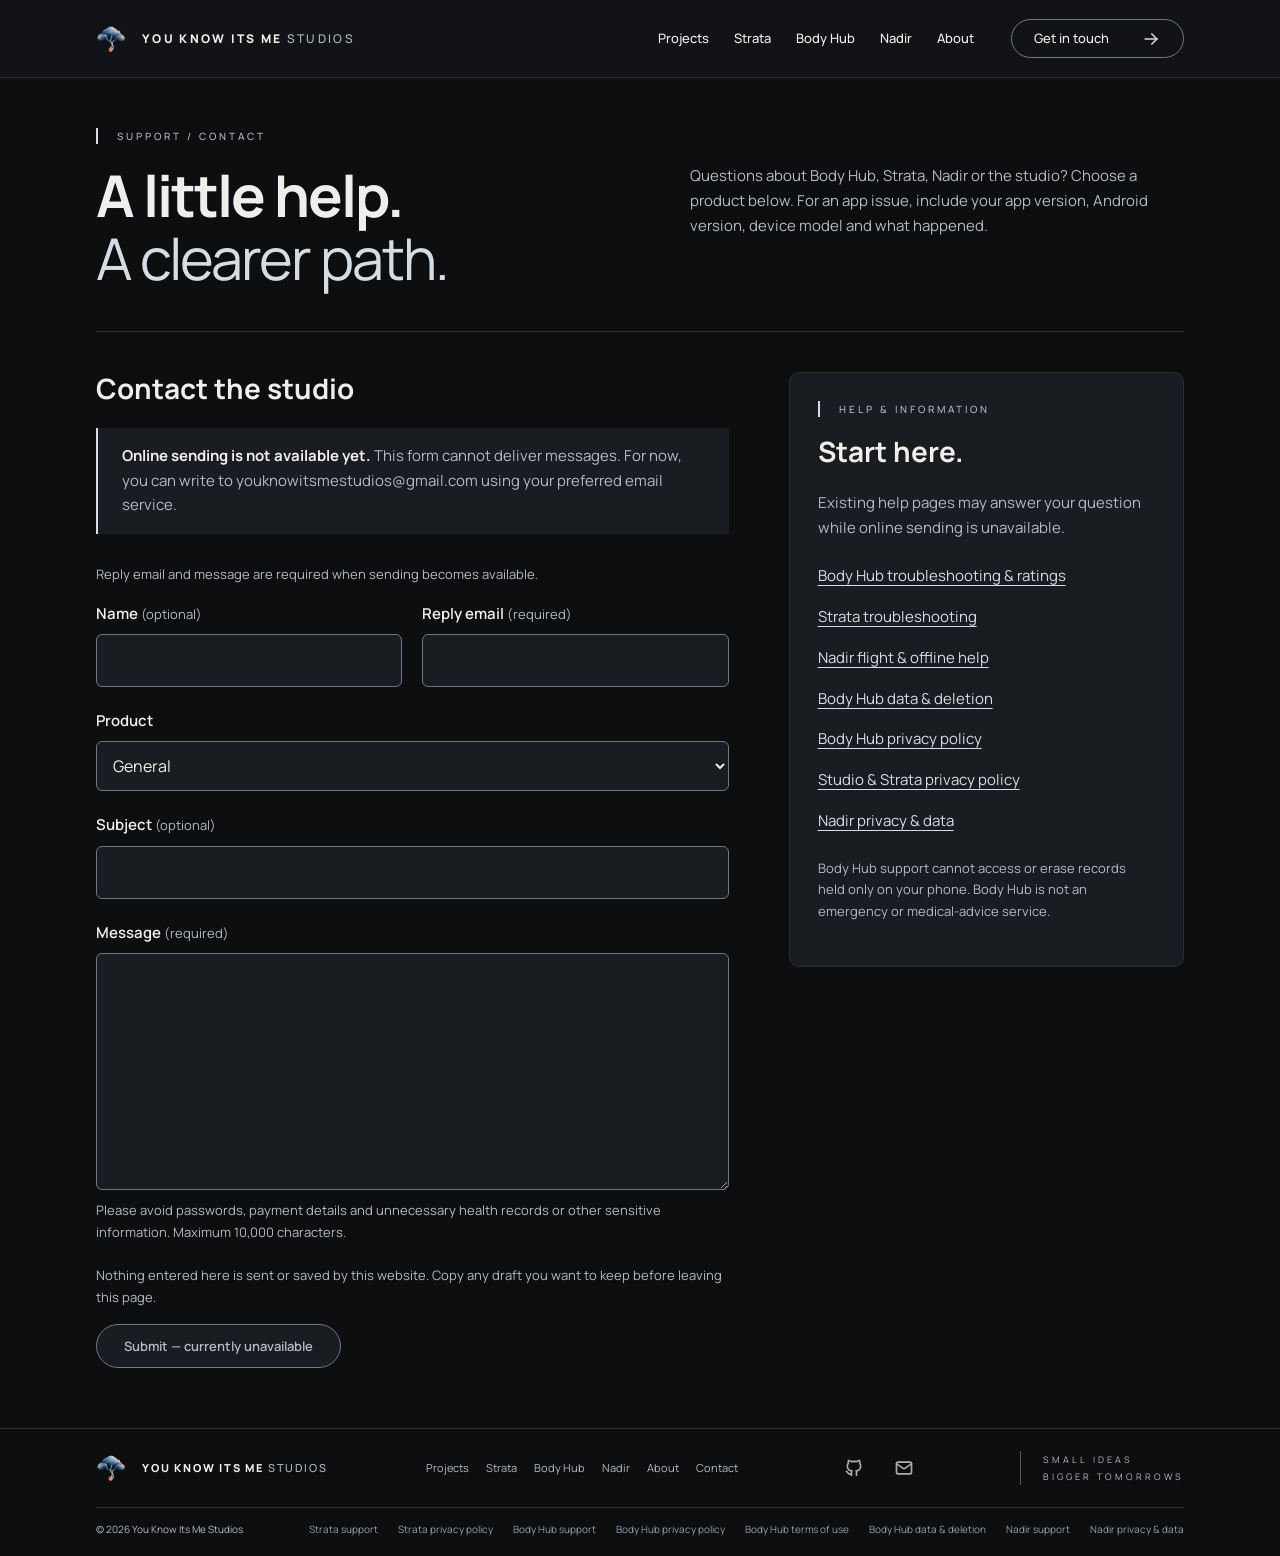
<file: support/index.html>
<!doctype html>
<html lang="en">
  <head>
    <meta charset="utf-8">
    <meta name="viewport" content="width=device-width, initial-scale=1">
    <meta name="description" content="Support and contact information for You Know Its Me Studios, Body Hub, Strata and Nadir.">
    <meta name="theme-color" content="#0d0e10">
    <meta property="og:title" content="Support | You Know Its Me Studios">
    <meta property="og:description" content="Get help with Body Hub, Strata, Nadir or a general studio question.">
    <meta property="og:type" content="website">
    <meta property="og:url" content="https://you-know-its-me-studios.github.io/youknowitsmestudios/support/">
    <title>Support | You Know Its Me Studios</title>
    <link rel="icon" href="../assets/studio-logo.png" type="image/png">
    <link rel="stylesheet" href="../styles.css?v=20261007-2">
    <script src="../script.js?v=20261003-4" defer></script>
    <script src="./support.js?v=20261007-1" defer></script>
  </head>
  <body>
    <a class="skip-link" href="#main-content">Skip to content</a>
    <header class="site-header"><div class="shell site-header__inner">
<a class="wordmark" href="../" aria-label="You Know Its Me Studios home"><img src="../assets/studio-logo.png" width="30" height="30" alt=""><span>You Know Its Me <b>Studios</b></span></a>
<button class="menu-toggle" type="button" aria-expanded="false" aria-controls="site-navigation" hidden>Menu</button>
<nav class="site-nav" id="site-navigation" aria-label="Primary navigation"><a href="../#projects">Projects</a><a href="../strata/">Strata</a><a href="../bodyhub/">Body Hub</a><a href="../nadir/">Nadir</a><a href="../about/">About</a><a class="contact-link" href="../support/">Get in touch <img src="../assets/icons/arrow-right.svg" alt="" width="20" height="20"></a></nav>
</div></header>
    <main id="main-content">
      <section class="page-hero shell">
        <p class="eyebrow">Support / Contact</p>
        <div class="page-hero__grid">
          <h1>A little help.<br><span>A clearer path.</span></h1>
          <div><p>Questions about Body Hub, Strata, Nadir or the studio? Choose a product below. For an app issue, include your app version, Android version, device model and what happened.</p></div>
        </div>
      </section>
      <div class="contact-layout shell">
        <section aria-labelledby="form-title">
          <h2 id="form-title">Contact the studio</h2>
          <div class="callout form-notice" id="delivery-notice">
            <p><strong>Online sending is not available yet.</strong> This form cannot deliver messages. For now, you can write to <span class="contact-address">youknowitsmestudios@gmail.com</span> using your preferred email service.</p>
          </div>
          <!-- Sending is deliberately disabled: no form service or backend is configured. -->
          <form id="support-form" method="post" aria-describedby="delivery-notice form-privacy">
            <p class="form-help">Reply email and message are required when sending becomes available.</p>
            <div class="form-row">
              <div class="form-field">
                <label for="support-name">Name <span>(optional)</span></label>
                <input id="support-name" name="name" autocomplete="name" maxlength="120">
              </div>
              <div class="form-field">
                <label for="support-email">Reply email <span>(required)</span></label>
                <input id="support-email" name="email" type="email" autocomplete="email" inputmode="email" maxlength="254" required aria-describedby="email-error">
                <p class="field-error" id="email-error" aria-live="polite"></p>
              </div>
            </div>
            <div class="form-field">
              <label for="support-product">Product</label>
              <select id="support-product" name="product">
                <option value="general">General</option>
                <option value="bodyhub">Body Hub</option>
                <option value="strata">Strata</option>
                <option value="nadir">Nadir</option>
              </select>
            </div>
            <div class="form-field">
              <label for="support-subject">Subject <span>(optional)</span></label>
              <input id="support-subject" name="subject" maxlength="200">
            </div>
            <div class="form-field">
              <label for="support-message">Message <span>(required)</span></label>
              <textarea id="support-message" name="message" rows="8" maxlength="10000" required aria-describedby="message-hint message-error"></textarea>
              <p class="form-help" id="message-hint">Please avoid passwords, payment details and unnecessary health records or other sensitive information. Maximum 10,000 characters.</p>
              <p class="field-error" id="message-error" aria-live="polite"></p>
            </div>
            <p class="form-help" id="form-privacy">Nothing entered here is sent or saved by this website. Copy any draft you want to keep before leaving this page.</p>
            <button class="button button--primary" type="submit" disabled aria-describedby="delivery-notice">Submit — currently unavailable</button>
            <p class="form-status" id="form-status" role="status" aria-live="polite" tabindex="-1"></p>
          </form>
          <noscript><p class="form-help">Online sending is unavailable. You can choose your product manually and use the contact address above.</p></noscript>
        </section>
        <aside class="contact-help" aria-labelledby="help-title">
          <p class="eyebrow">Help &amp; information</p>
          <h2 id="help-title">Start here.</h2>
          <p>Existing help pages may answer your question while online sending is unavailable.</p>
          <nav class="help-links" aria-label="Product help">
            <a href="../bodyhub/support.html#contact">Body Hub troubleshooting &amp; ratings</a>
            <a href="./strata/#main-content">Strata troubleshooting</a>
            <a href="../nadir/#help">Nadir flight &amp; offline help</a>
            <a href="../bodyhub/data-deletion.html">Body Hub data &amp; deletion</a>
            <a href="../bodyhub/privacy.html">Body Hub privacy policy</a>
            <a href="../privacy/strata/">Studio &amp; Strata privacy policy</a>
            <a href="../nadir/privacy.html">Nadir privacy &amp; data</a>
          </nav>
          <p class="form-help">Body Hub support cannot access or erase records held only on your phone. Body Hub is not an emergency or medical-advice service.</p>
        </aside>
      </div>
    </main>
    <footer class="site-footer"><div class="shell footer-main">
<a class="wordmark" href="../" aria-label="You Know Its Me Studios home"><img src="../assets/studio-logo.png" width="30" height="30" alt=""><span>You Know Its Me <b>Studios</b></span></a>
<nav aria-label="Footer navigation"><a href="../#projects">Projects</a><a href="../strata/">Strata</a><a href="../bodyhub/">Body Hub</a><a href="../nadir/">Nadir</a><a href="../about/">About</a><a href="../support/">Contact</a></nav>
<div class="footer-social"><a href="https://github.com/You-Know-Its-Me-Studios/youknowitsmestudios" aria-label="Studio on GitHub"><img src="../assets/icons/brand-github.svg" alt="" width="20" height="20"></a><a href="../support/" aria-label="Contact the studio through the support form"><img src="../assets/icons/mail.svg" alt="" width="20" height="20"></a></div>
<p class="footer-motto">Small ideas<br>Bigger tomorrows</p>
</div><div class="shell footer-resources"><p>© <span data-current-year>2026</span> You Know Its Me Studios</p><nav aria-label="Support and legal"><a href="../support/?product=strata">Strata support</a><a href="../privacy/strata/">Strata privacy policy</a><a href="../support/?product=bodyhub">Body Hub support</a><a href="../bodyhub/privacy.html">Body Hub privacy policy</a><a href="../bodyhub/terms.html">Body Hub terms of use</a><a href="../bodyhub/data-deletion.html">Body Hub data &amp; deletion</a><a href="../support/?product=nadir">Nadir support</a><a href="../nadir/privacy.html">Nadir privacy &amp; data</a></nav></div></footer>
  </body>
</html>
</file>
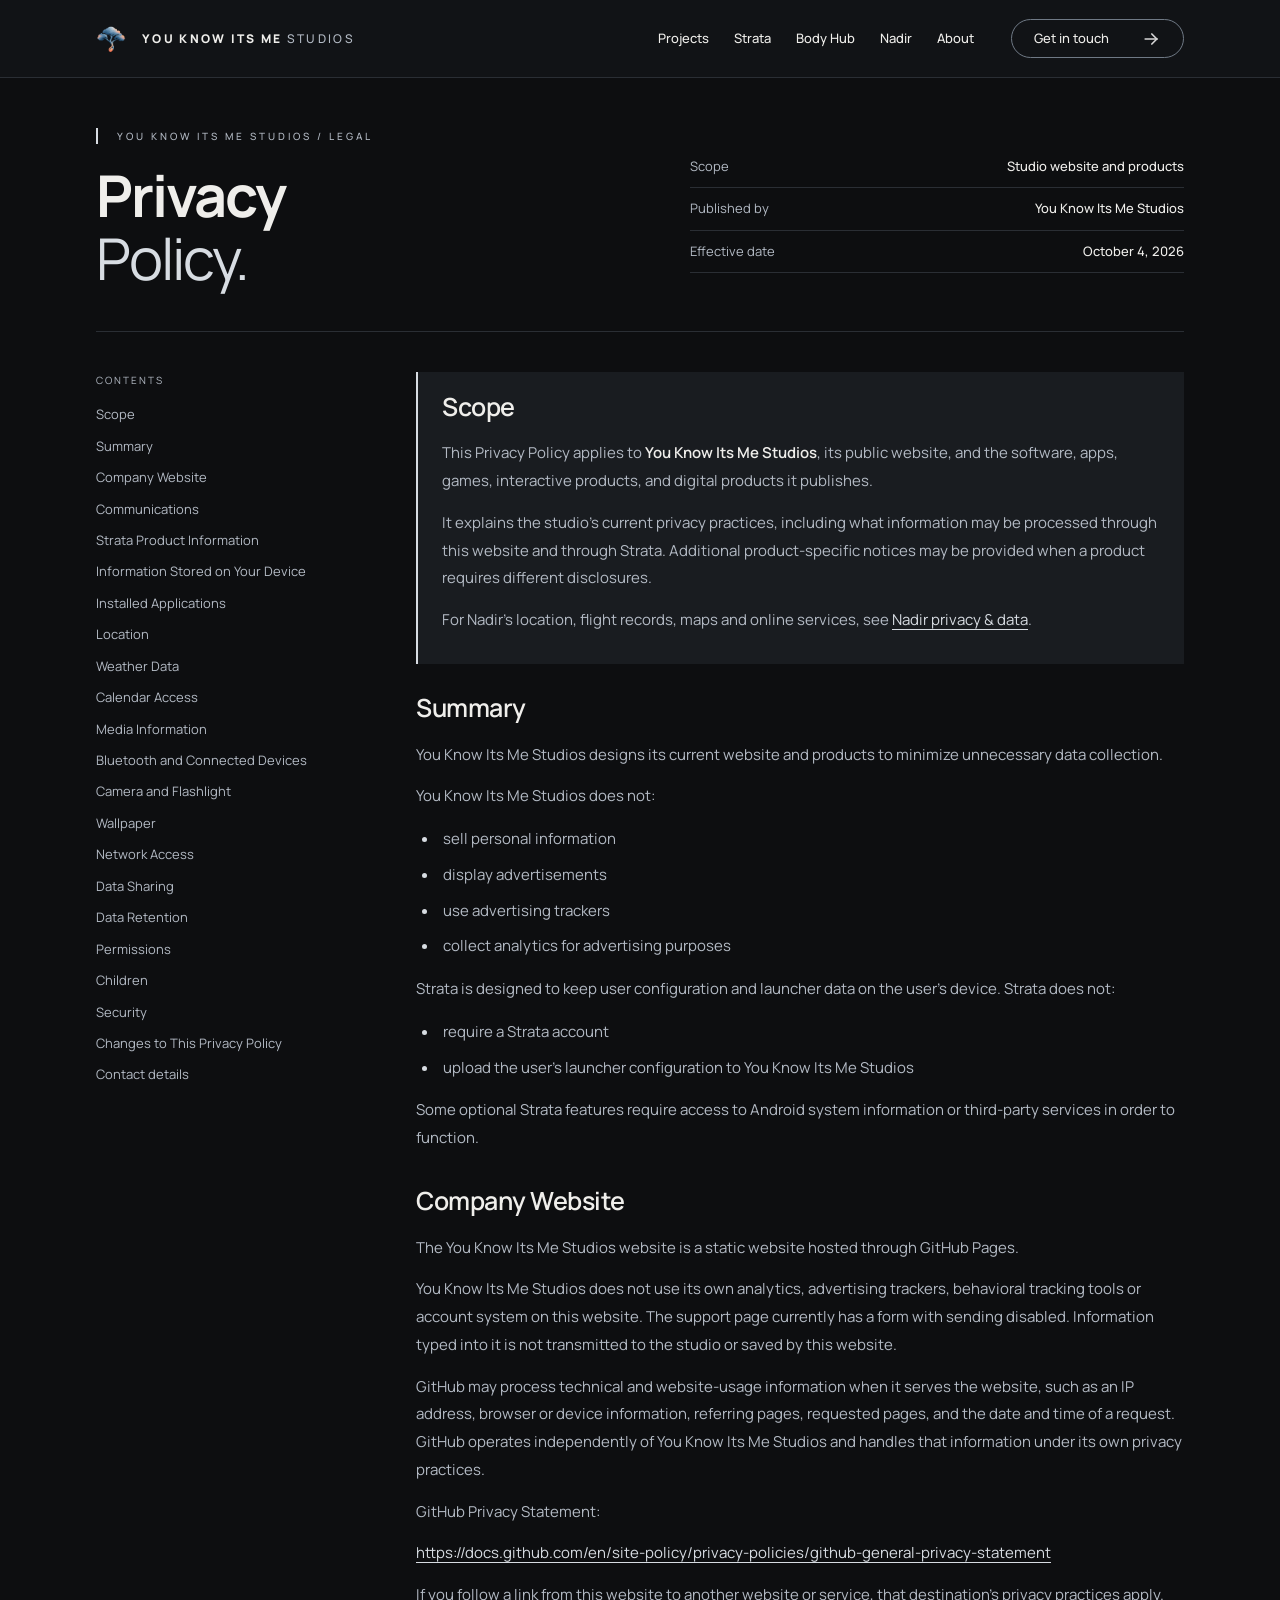
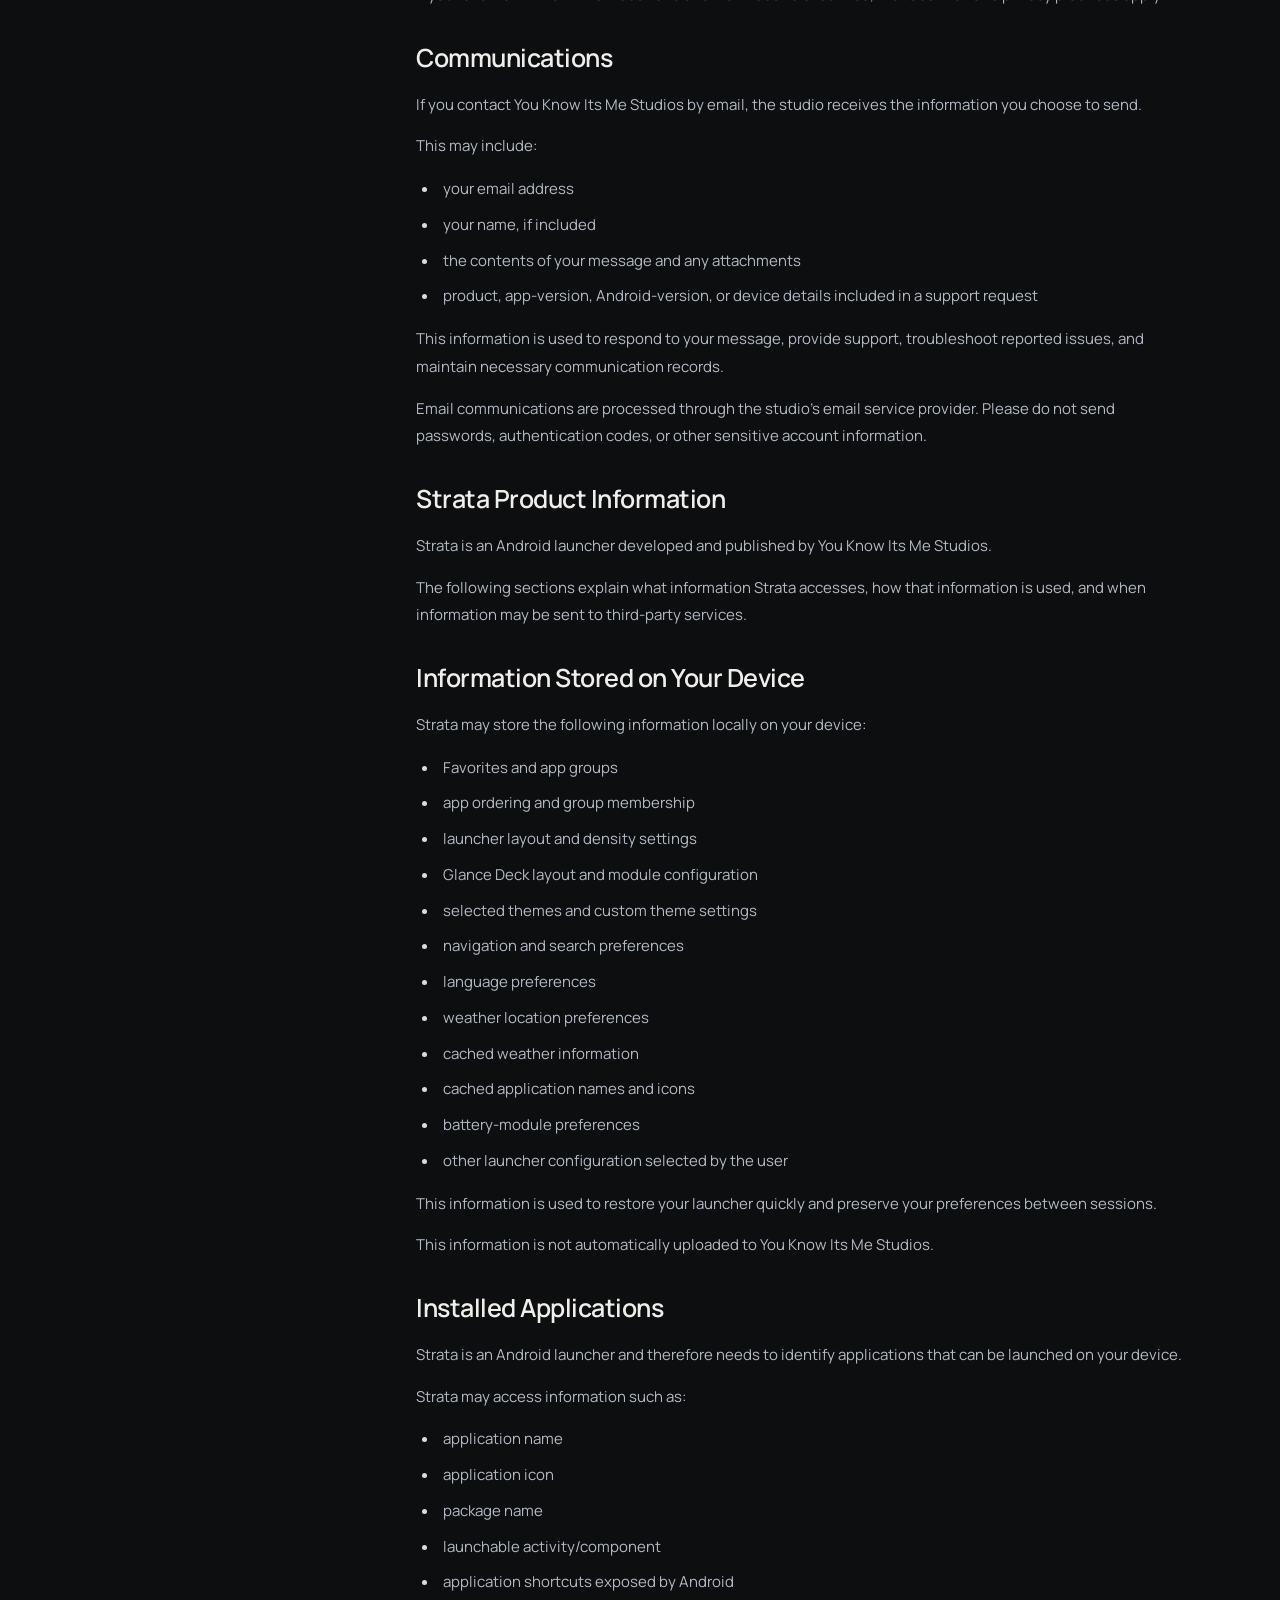
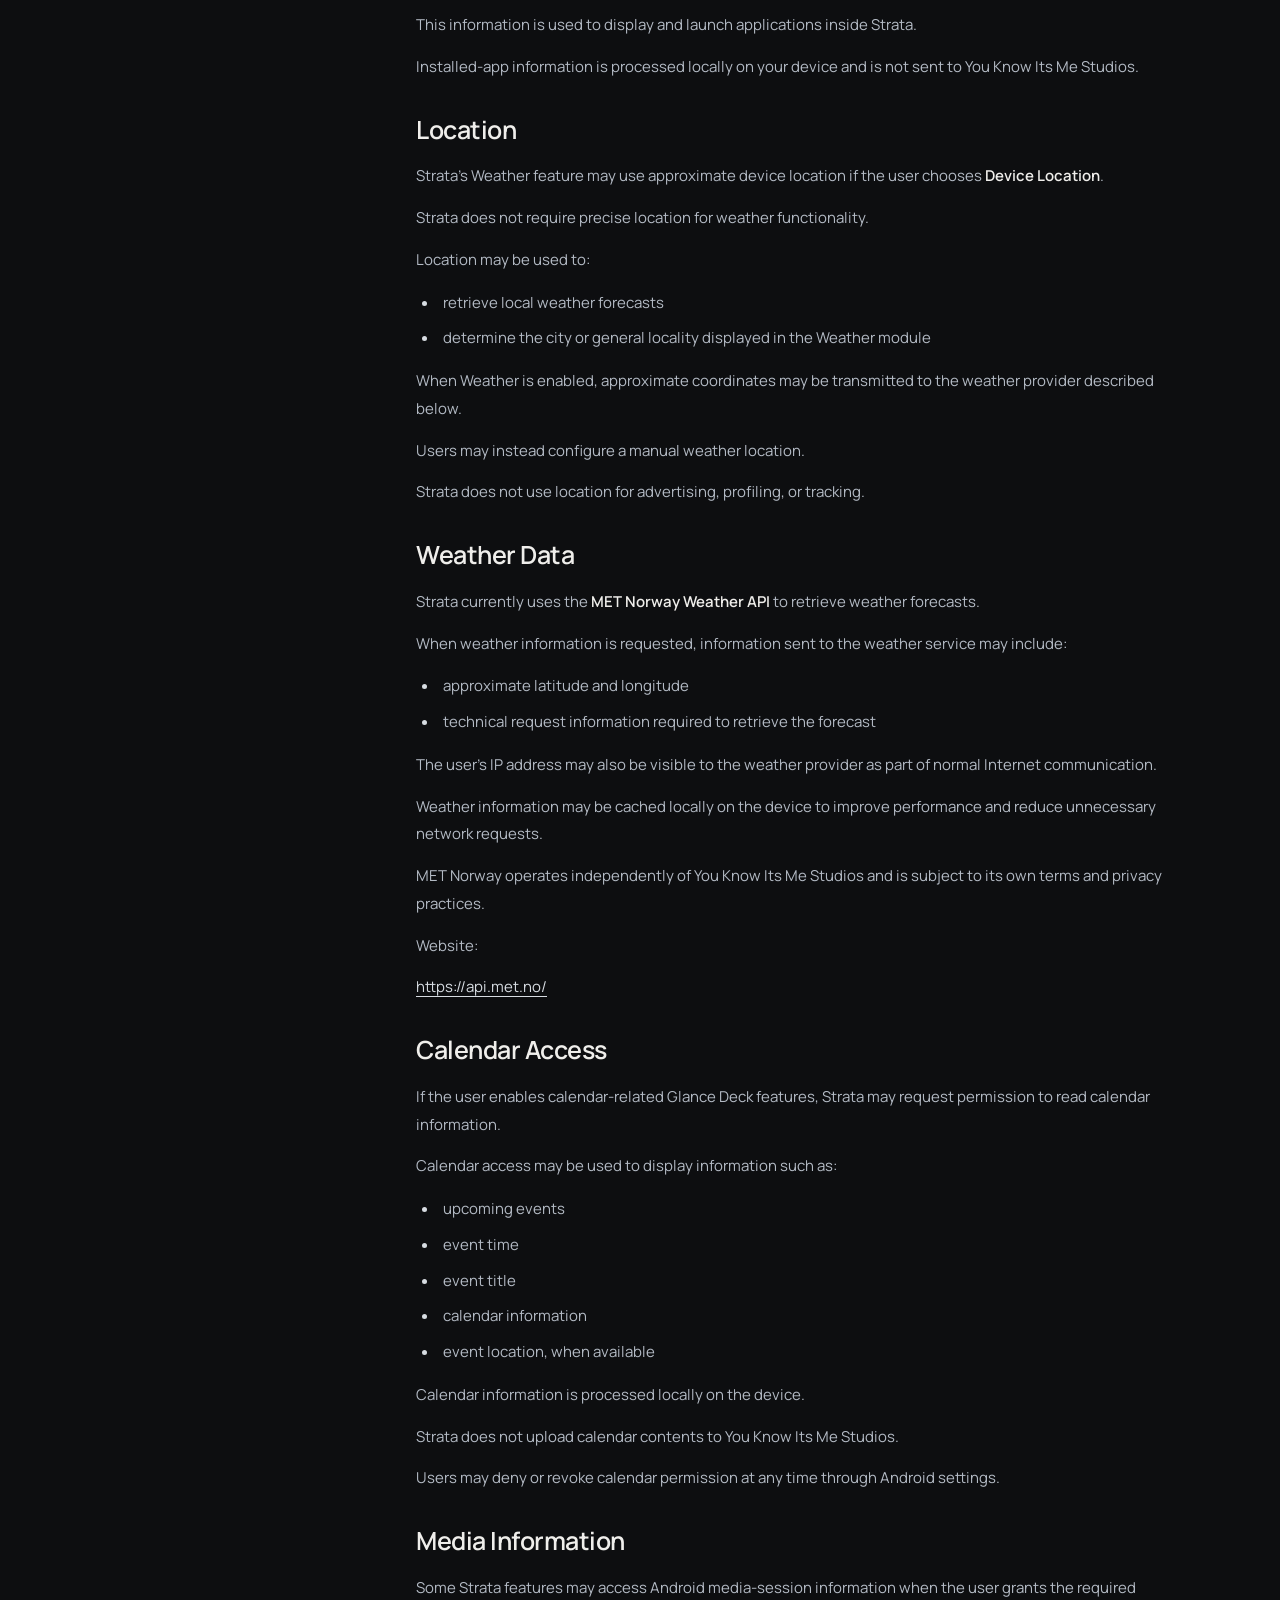
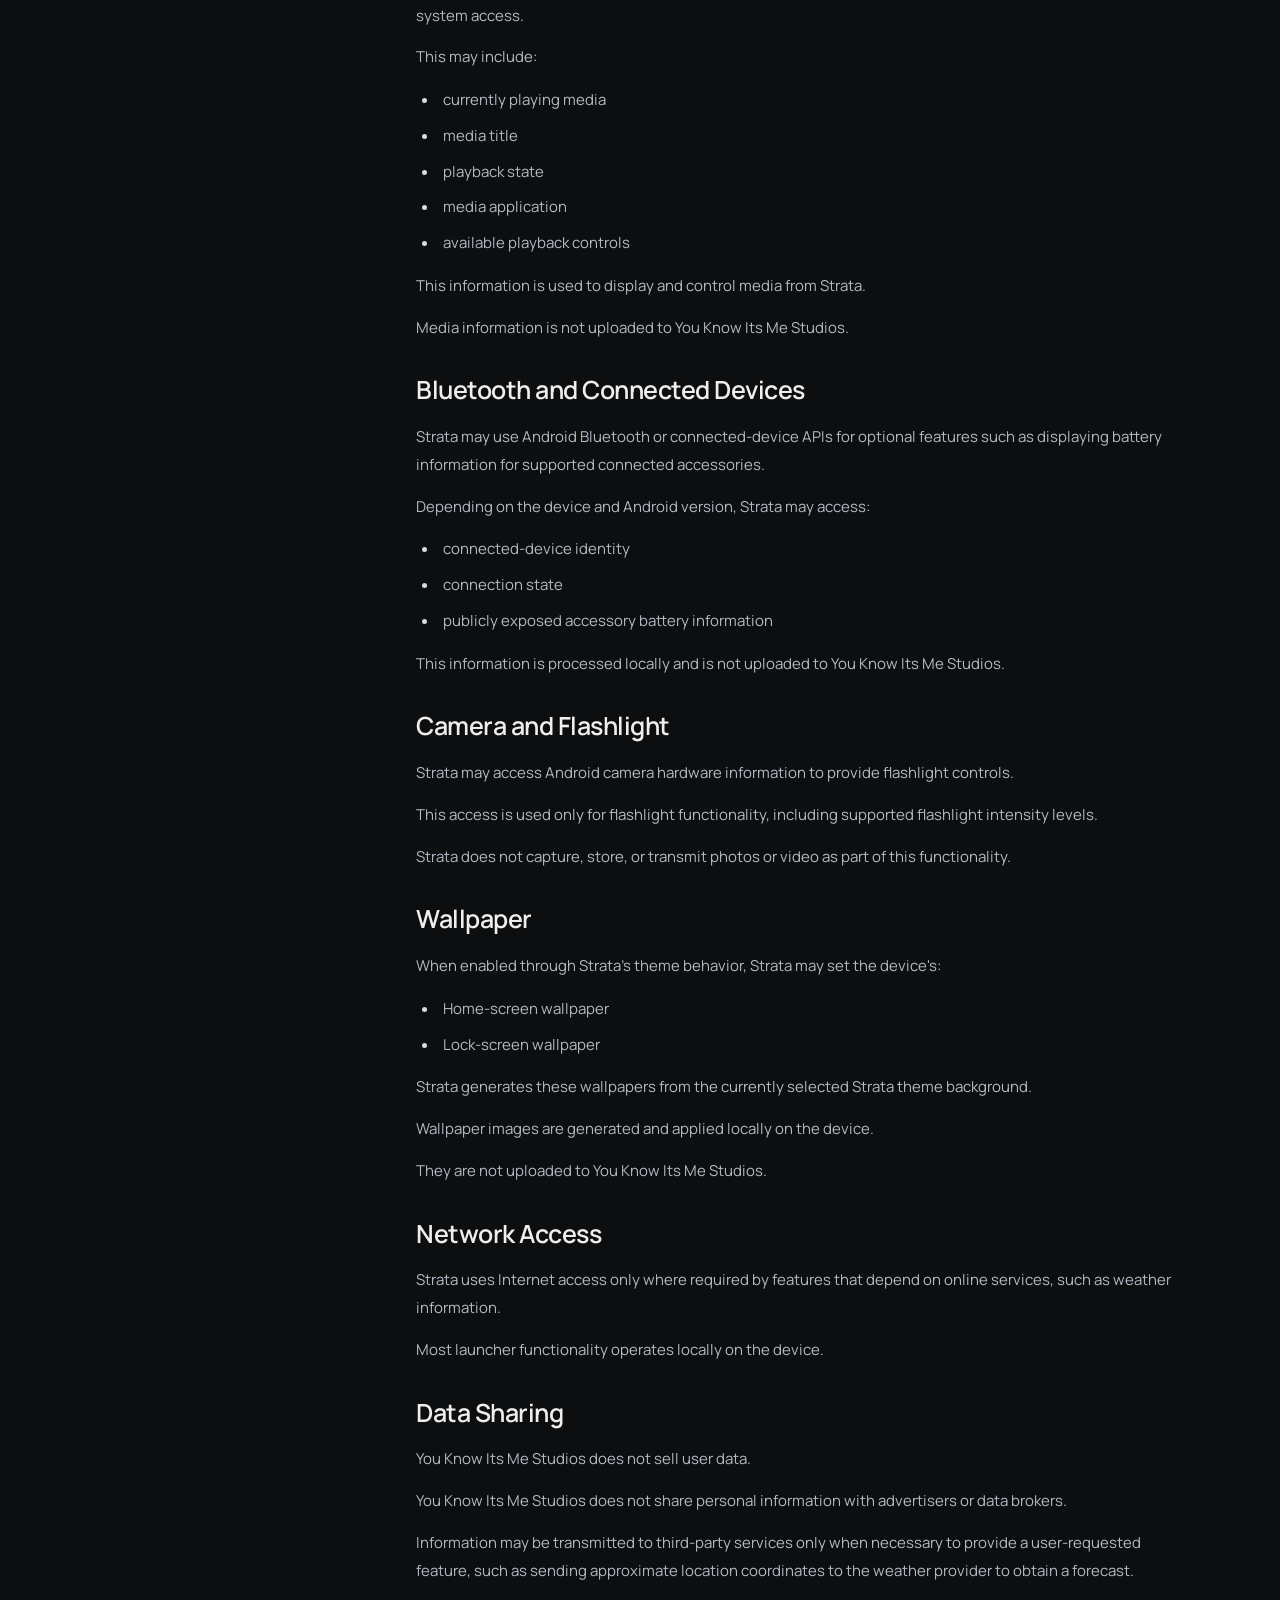
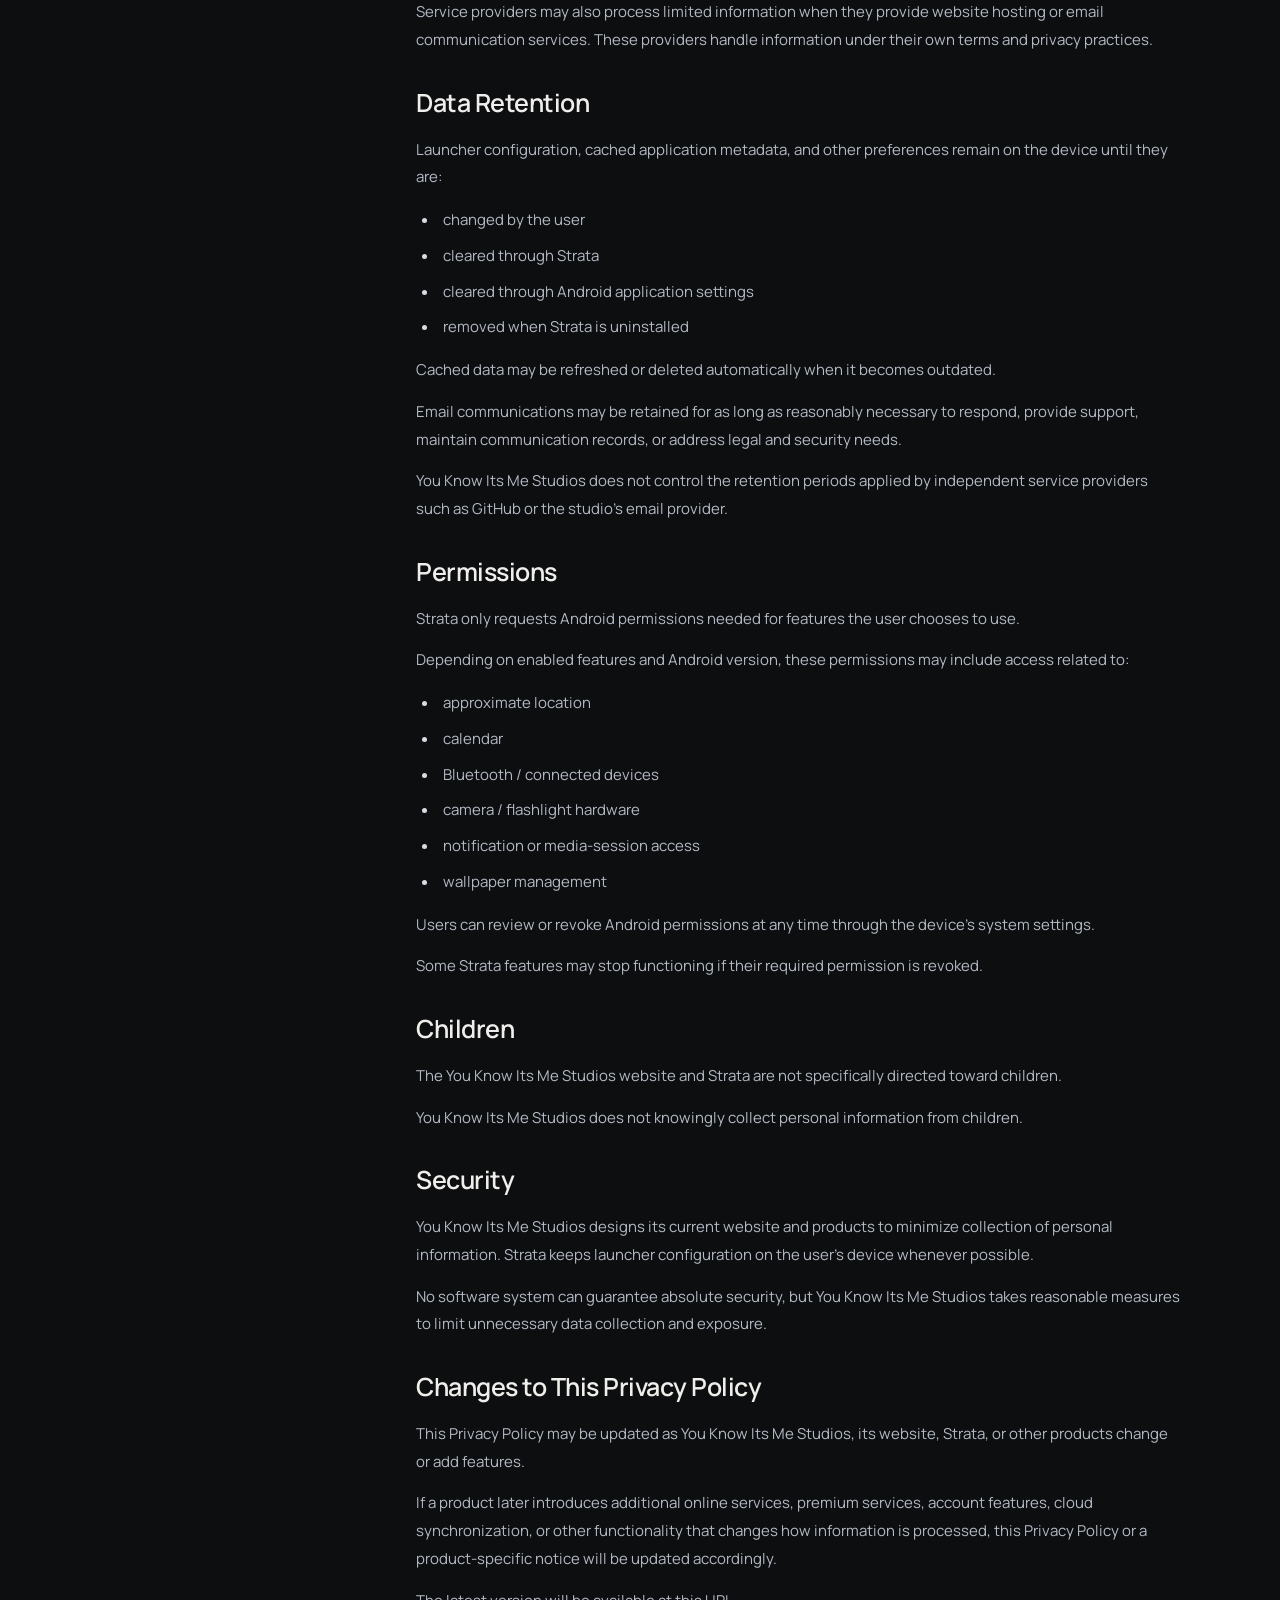
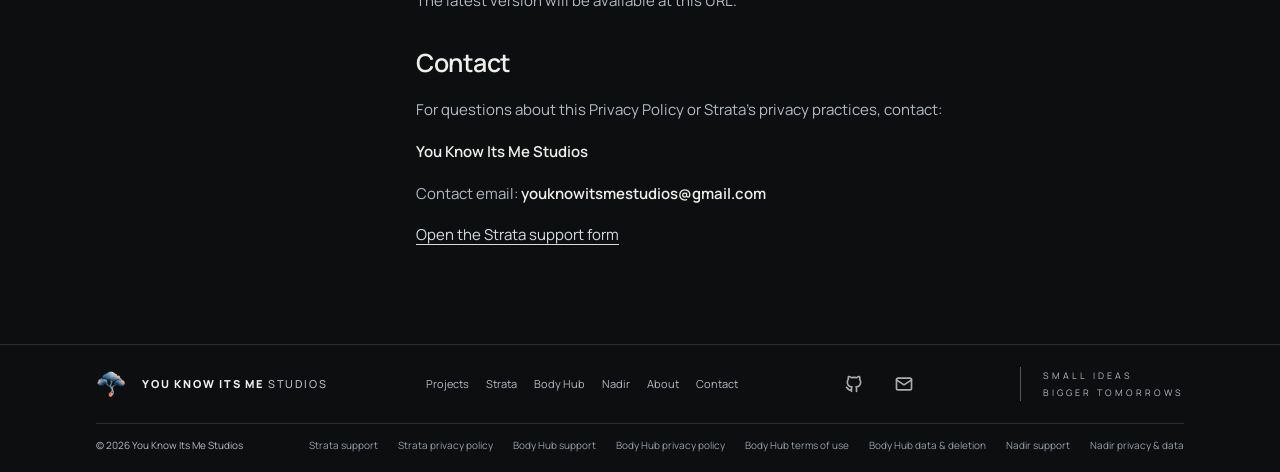
<file: privacy/strata/index.html>
<!doctype html>
<html lang="en">
  <head>
    <meta charset="utf-8">
    <meta name="viewport" content="width=device-width, initial-scale=1">
    <meta name="description" content="The Privacy Policy for You Know Its Me Studios, its public website, and its products, including Strata. Effective September 13, 2026.">
    <meta name="theme-color" content="#0d0e10">
    <meta property="og:title" content="Privacy Policy | You Know Its Me Studios">
    <meta property="og:description" content="The Privacy Policy for You Know Its Me Studios, its public website, and its products, including Strata.">
    <meta property="og:type" content="article">
    <meta property="og:url" content="https://you-know-its-me-studios.github.io/youknowitsmestudios/privacy/strata/">
    <title>Privacy Policy | You Know Its Me Studios</title>
    <link rel="icon" href="../../assets/studio-logo.png" type="image/png">
    <link rel="stylesheet" href="../../styles.css?v=20261007-2">
    <script src="../../script.js?v=20261003-4" defer></script>
  </head>
  <body>
    <a class="skip-link" href="#main-content">Skip to content</a>

    <header class="site-header"><div class="shell site-header__inner">
<a class="wordmark" href="../../" aria-label="You Know Its Me Studios home"><img src="../../assets/studio-logo.png" width="30" height="30" alt=""><span>You Know Its Me <b>Studios</b></span></a>
<button class="menu-toggle" type="button" aria-expanded="false" aria-controls="site-navigation" hidden>Menu</button>
<nav class="site-nav" id="site-navigation" aria-label="Primary navigation"><a href="../../#projects">Projects</a><a href="../../strata/">Strata</a><a href="../../bodyhub/">Body Hub</a><a href="../../nadir/">Nadir</a><a href="../../about/">About</a><a class="contact-link" href="../../support/?product=strata">Get in touch <img src="../../assets/icons/arrow-right.svg" alt="" width="20" height="20"></a></nav>
</div></header>

    <main id="main-content">
      <section class="legal-hero shell" data-reveal>
        <div>
          <p class="eyebrow">You Know Its Me Studios / Legal</p>
          <h1>Privacy<br><span>Policy.</span></h1>
        </div>
        <div class="legal-hero__meta">
          <p><span>Scope</span><strong>Studio website and products</strong></p>
          <p><span>Published by</span><strong>You Know Its Me Studios</strong></p>
          <p><span>Effective date</span><strong>October 4, 2026</strong></p>
        </div>
      </section>

      <div class="legal-layout shell">
        <aside class="legal-toc" aria-label="Privacy Policy contents">
          <p>Contents</p>
          <nav>
            <a href="#scope">Scope</a>
            <a href="#summary">Summary</a>
            <a href="#company-website">Company Website</a>
            <a href="#communications">Communications</a>
            <a href="#strata-product">Strata Product Information</a>
            <a href="#device-storage">Information Stored on Your Device</a>
            <a href="#installed-applications">Installed Applications</a>
            <a href="#location">Location</a>
            <a href="#weather-data">Weather Data</a>
            <a href="#calendar-access">Calendar Access</a>
            <a href="#media-information">Media Information</a>
            <a href="#bluetooth">Bluetooth and Connected Devices</a>
            <a href="#camera">Camera and Flashlight</a>
            <a href="#wallpaper">Wallpaper</a>
            <a href="#network-access">Network Access</a>
            <a href="#data-sharing">Data Sharing</a>
            <a href="#data-retention">Data Retention</a>
            <a href="#permissions">Permissions</a>
            <a href="#children">Children</a>
            <a href="#security">Security</a>
            <a href="#changes">Changes to This Privacy Policy</a>
            <a href="#contact">Contact details</a>
          </nav>
        </aside>

        <article class="legal-copy">
          <div class="legal-intro" id="scope">
            <h2>Scope</h2>
            <p>This Privacy Policy applies to <strong>You Know Its Me Studios</strong>, its public website, and the software, apps, games, interactive products, and digital products it publishes.</p>
            <p>It explains the studio’s current privacy practices, including what information may be processed through this website and through Strata. Additional product-specific notices may be provided when a product requires different disclosures.</p>
            <p>For Nadir's location, flight records, maps and online services, see <a href="../../nadir/privacy.html">Nadir privacy &amp; data</a>.</p>
          </div>

          <section id="summary">
            <h2>Summary</h2>
            <p>You Know Its Me Studios designs its current website and products to minimize unnecessary data collection.</p>
            <p>You Know Its Me Studios does not:</p>
            <ul>
              <li>sell personal information</li>
              <li>display advertisements</li>
              <li>use advertising trackers</li>
              <li>collect analytics for advertising purposes</li>
            </ul>
            <p>Strata is designed to keep user configuration and launcher data on the user's device. Strata does not:</p>
            <ul>
              <li>require a Strata account</li>
              <li>upload the user's launcher configuration to You Know Its Me Studios</li>
            </ul>
            <p>Some optional Strata features require access to Android system information or third-party services in order to function.</p>
          </section>

          <section id="company-website">
            <h2>Company Website</h2>
            <p>The You Know Its Me Studios website is a static website hosted through GitHub Pages.</p>
            <p>You Know Its Me Studios does not use its own analytics, advertising trackers, behavioral tracking tools or account system on this website. The support page currently has a form with sending disabled. Information typed into it is not transmitted to the studio or saved by this website.</p>
            <p>GitHub may process technical and website-usage information when it serves the website, such as an IP address, browser or device information, referring pages, requested pages, and the date and time of a request. GitHub operates independently of You Know Its Me Studios and handles that information under its own privacy practices.</p>
            <p>GitHub Privacy Statement:</p>
            <p><a href="https://docs.github.com/en/site-policy/privacy-policies/github-general-privacy-statement" target="_blank" rel="noreferrer">https://docs.github.com/en/site-policy/privacy-policies/github-general-privacy-statement</a></p>
            <p>If you follow a link from this website to another website or service, that destination’s privacy practices apply.</p>
          </section>

          <section id="communications">
            <h2>Communications</h2>
            <p>If you contact You Know Its Me Studios by email, the studio receives the information you choose to send.</p>
            <p>This may include:</p>
            <ul>
              <li>your email address</li>
              <li>your name, if included</li>
              <li>the contents of your message and any attachments</li>
              <li>product, app-version, Android-version, or device details included in a support request</li>
            </ul>
            <p>This information is used to respond to your message, provide support, troubleshoot reported issues, and maintain necessary communication records.</p>
            <p>Email communications are processed through the studio’s email service provider. Please do not send passwords, authentication codes, or other sensitive account information.</p>
          </section>

          <section id="strata-product">
            <h2>Strata Product Information</h2>
            <p>Strata is an Android launcher developed and published by You Know Its Me Studios.</p>
            <p>The following sections explain what information Strata accesses, how that information is used, and when information may be sent to third-party services.</p>
          </section>

          <section id="device-storage">
            <h2>Information Stored on Your Device</h2>
            <p>Strata may store the following information locally on your device:</p>
            <ul>
              <li>Favorites and app groups</li>
              <li>app ordering and group membership</li>
              <li>launcher layout and density settings</li>
              <li>Glance Deck layout and module configuration</li>
              <li>selected themes and custom theme settings</li>
              <li>navigation and search preferences</li>
              <li>language preferences</li>
              <li>weather location preferences</li>
              <li>cached weather information</li>
              <li>cached application names and icons</li>
              <li>battery-module preferences</li>
              <li>other launcher configuration selected by the user</li>
            </ul>
            <p>This information is used to restore your launcher quickly and preserve your preferences between sessions.</p>
            <p>This information is not automatically uploaded to You Know Its Me Studios.</p>
          </section>

          <section id="installed-applications">
            <h2>Installed Applications</h2>
            <p>Strata is an Android launcher and therefore needs to identify applications that can be launched on your device.</p>
            <p>Strata may access information such as:</p>
            <ul>
              <li>application name</li>
              <li>application icon</li>
              <li>package name</li>
              <li>launchable activity/component</li>
              <li>application shortcuts exposed by Android</li>
            </ul>
            <p>This information is used to display and launch applications inside Strata.</p>
            <p>Installed-app information is processed locally on your device and is not sent to You Know Its Me Studios.</p>
          </section>

          <section id="location">
            <h2>Location</h2>
            <p>Strata's Weather feature may use approximate device location if the user chooses <strong>Device Location</strong>.</p>
            <p>Strata does not require precise location for weather functionality.</p>
            <p>Location may be used to:</p>
            <ul>
              <li>retrieve local weather forecasts</li>
              <li>determine the city or general locality displayed in the Weather module</li>
            </ul>
            <p>When Weather is enabled, approximate coordinates may be transmitted to the weather provider described below.</p>
            <p>Users may instead configure a manual weather location.</p>
            <p>Strata does not use location for advertising, profiling, or tracking.</p>
          </section>

          <section id="weather-data">
            <h2>Weather Data</h2>
            <p>Strata currently uses the <strong>MET Norway Weather API</strong> to retrieve weather forecasts.</p>
            <p>When weather information is requested, information sent to the weather service may include:</p>
            <ul>
              <li>approximate latitude and longitude</li>
              <li>technical request information required to retrieve the forecast</li>
            </ul>
            <p>The user's IP address may also be visible to the weather provider as part of normal Internet communication.</p>
            <p>Weather information may be cached locally on the device to improve performance and reduce unnecessary network requests.</p>
            <p>MET Norway operates independently of You Know Its Me Studios and is subject to its own terms and privacy practices.</p>
            <p>Website:</p>
            <p><a href="https://api.met.no/" target="_blank" rel="noreferrer">https://api.met.no/</a></p>
          </section>

          <section id="calendar-access">
            <h2>Calendar Access</h2>
            <p>If the user enables calendar-related Glance Deck features, Strata may request permission to read calendar information.</p>
            <p>Calendar access may be used to display information such as:</p>
            <ul>
              <li>upcoming events</li>
              <li>event time</li>
              <li>event title</li>
              <li>calendar information</li>
              <li>event location, when available</li>
            </ul>
            <p>Calendar information is processed locally on the device.</p>
            <p>Strata does not upload calendar contents to You Know Its Me Studios.</p>
            <p>Users may deny or revoke calendar permission at any time through Android settings.</p>
          </section>

          <section id="media-information">
            <h2>Media Information</h2>
            <p>Some Strata features may access Android media-session information when the user grants the required system access.</p>
            <p>This may include:</p>
            <ul>
              <li>currently playing media</li>
              <li>media title</li>
              <li>playback state</li>
              <li>media application</li>
              <li>available playback controls</li>
            </ul>
            <p>This information is used to display and control media from Strata.</p>
            <p>Media information is not uploaded to You Know Its Me Studios.</p>
          </section>

          <section id="bluetooth">
            <h2>Bluetooth and Connected Devices</h2>
            <p>Strata may use Android Bluetooth or connected-device APIs for optional features such as displaying battery information for supported connected accessories.</p>
            <p>Depending on the device and Android version, Strata may access:</p>
            <ul>
              <li>connected-device identity</li>
              <li>connection state</li>
              <li>publicly exposed accessory battery information</li>
            </ul>
            <p>This information is processed locally and is not uploaded to You Know Its Me Studios.</p>
          </section>

          <section id="camera">
            <h2>Camera and Flashlight</h2>
            <p>Strata may access Android camera hardware information to provide flashlight controls.</p>
            <p>This access is used only for flashlight functionality, including supported flashlight intensity levels.</p>
            <p>Strata does not capture, store, or transmit photos or video as part of this functionality.</p>
          </section>

          <section id="wallpaper">
            <h2>Wallpaper</h2>
            <p>When enabled through Strata's theme behavior, Strata may set the device's:</p>
            <ul>
              <li>Home-screen wallpaper</li>
              <li>Lock-screen wallpaper</li>
            </ul>
            <p>Strata generates these wallpapers from the currently selected Strata theme background.</p>
            <p>Wallpaper images are generated and applied locally on the device.</p>
            <p>They are not uploaded to You Know Its Me Studios.</p>
          </section>

          <section id="network-access">
            <h2>Network Access</h2>
            <p>Strata uses Internet access only where required by features that depend on online services, such as weather information.</p>
            <p>Most launcher functionality operates locally on the device.</p>
          </section>

          <section id="data-sharing">
            <h2>Data Sharing</h2>
            <p>You Know Its Me Studios does not sell user data.</p>
            <p>You Know Its Me Studios does not share personal information with advertisers or data brokers.</p>
            <p>Information may be transmitted to third-party services only when necessary to provide a user-requested feature, such as sending approximate location coordinates to the weather provider to obtain a forecast.</p>
            <p>Service providers may also process limited information when they provide website hosting or email communication services. These providers handle information under their own terms and privacy practices.</p>
          </section>

          <section id="data-retention">
            <h2>Data Retention</h2>
            <p>Launcher configuration, cached application metadata, and other preferences remain on the device until they are:</p>
            <ul>
              <li>changed by the user</li>
              <li>cleared through Strata</li>
              <li>cleared through Android application settings</li>
              <li>removed when Strata is uninstalled</li>
            </ul>
            <p>Cached data may be refreshed or deleted automatically when it becomes outdated.</p>
            <p>Email communications may be retained for as long as reasonably necessary to respond, provide support, maintain communication records, or address legal and security needs.</p>
            <p>You Know Its Me Studios does not control the retention periods applied by independent service providers such as GitHub or the studio’s email provider.</p>
          </section>

          <section id="permissions">
            <h2>Permissions</h2>
            <p>Strata only requests Android permissions needed for features the user chooses to use.</p>
            <p>Depending on enabled features and Android version, these permissions may include access related to:</p>
            <ul>
              <li>approximate location</li>
              <li>calendar</li>
              <li>Bluetooth / connected devices</li>
              <li>camera / flashlight hardware</li>
              <li>notification or media-session access</li>
              <li>wallpaper management</li>
            </ul>
            <p>Users can review or revoke Android permissions at any time through the device's system settings.</p>
            <p>Some Strata features may stop functioning if their required permission is revoked.</p>
          </section>

          <section id="children">
            <h2>Children</h2>
            <p>The You Know Its Me Studios website and Strata are not specifically directed toward children.</p>
            <p>You Know Its Me Studios does not knowingly collect personal information from children.</p>
          </section>

          <section id="security">
            <h2>Security</h2>
            <p>You Know Its Me Studios designs its current website and products to minimize collection of personal information. Strata keeps launcher configuration on the user's device whenever possible.</p>
            <p>No software system can guarantee absolute security, but You Know Its Me Studios takes reasonable measures to limit unnecessary data collection and exposure.</p>
          </section>

          <section id="changes">
            <h2>Changes to This Privacy Policy</h2>
            <p>This Privacy Policy may be updated as You Know Its Me Studios, its website, Strata, or other products change or add features.</p>
            <p>If a product later introduces additional online services, premium services, account features, cloud synchronization, or other functionality that changes how information is processed, this Privacy Policy or a product-specific notice will be updated accordingly.</p>
            <p>The latest version will be available at this URL.</p>
          </section>

          <section id="contact">
            <h2>Contact</h2>
            <p>For questions about this Privacy Policy or Strata's privacy practices, contact:</p>
            <p><strong>You Know Its Me Studios</strong></p>
            <p>Contact email: <strong class="contact-address">youknowitsmestudios@gmail.com</strong></p>
            <p><a href="../../support/?product=strata">Open the Strata support form</a></p>
          </section>
        </article>
      </div>
    </main>

    <footer class="site-footer"><div class="shell footer-main">
<a class="wordmark" href="../../" aria-label="You Know Its Me Studios home"><img src="../../assets/studio-logo.png" width="30" height="30" alt=""><span>You Know Its Me <b>Studios</b></span></a>
<nav aria-label="Footer navigation"><a href="../../#projects">Projects</a><a href="../../strata/">Strata</a><a href="../../bodyhub/">Body Hub</a><a href="../../nadir/">Nadir</a><a href="../../about/">About</a><a href="../../support/?product=strata">Contact</a></nav>
<div class="footer-social"><a href="https://github.com/You-Know-Its-Me-Studios/youknowitsmestudios" aria-label="Studio on GitHub"><img src="../../assets/icons/brand-github.svg" alt="" width="20" height="20"></a><a href="../../support/?product=strata" aria-label="Contact the studio through the support form"><img src="../../assets/icons/mail.svg" alt="" width="20" height="20"></a></div>
<p class="footer-motto">Small ideas<br>Bigger tomorrows</p>
</div><div class="shell footer-resources"><p>© <span data-current-year>2026</span> You Know Its Me Studios</p><nav aria-label="Support and legal"><a href="../../support/?product=strata">Strata support</a><a href="../../privacy/strata/">Strata privacy policy</a><a href="../../support/?product=bodyhub">Body Hub support</a><a href="../../bodyhub/privacy.html">Body Hub privacy policy</a><a href="../../bodyhub/terms.html">Body Hub terms of use</a><a href="../../bodyhub/data-deletion.html">Body Hub data &amp; deletion</a><a href="../../support/?product=nadir">Nadir support</a><a href="../../nadir/privacy.html">Nadir privacy &amp; data</a></nav></div></footer>
  </body>
</html>
</file>
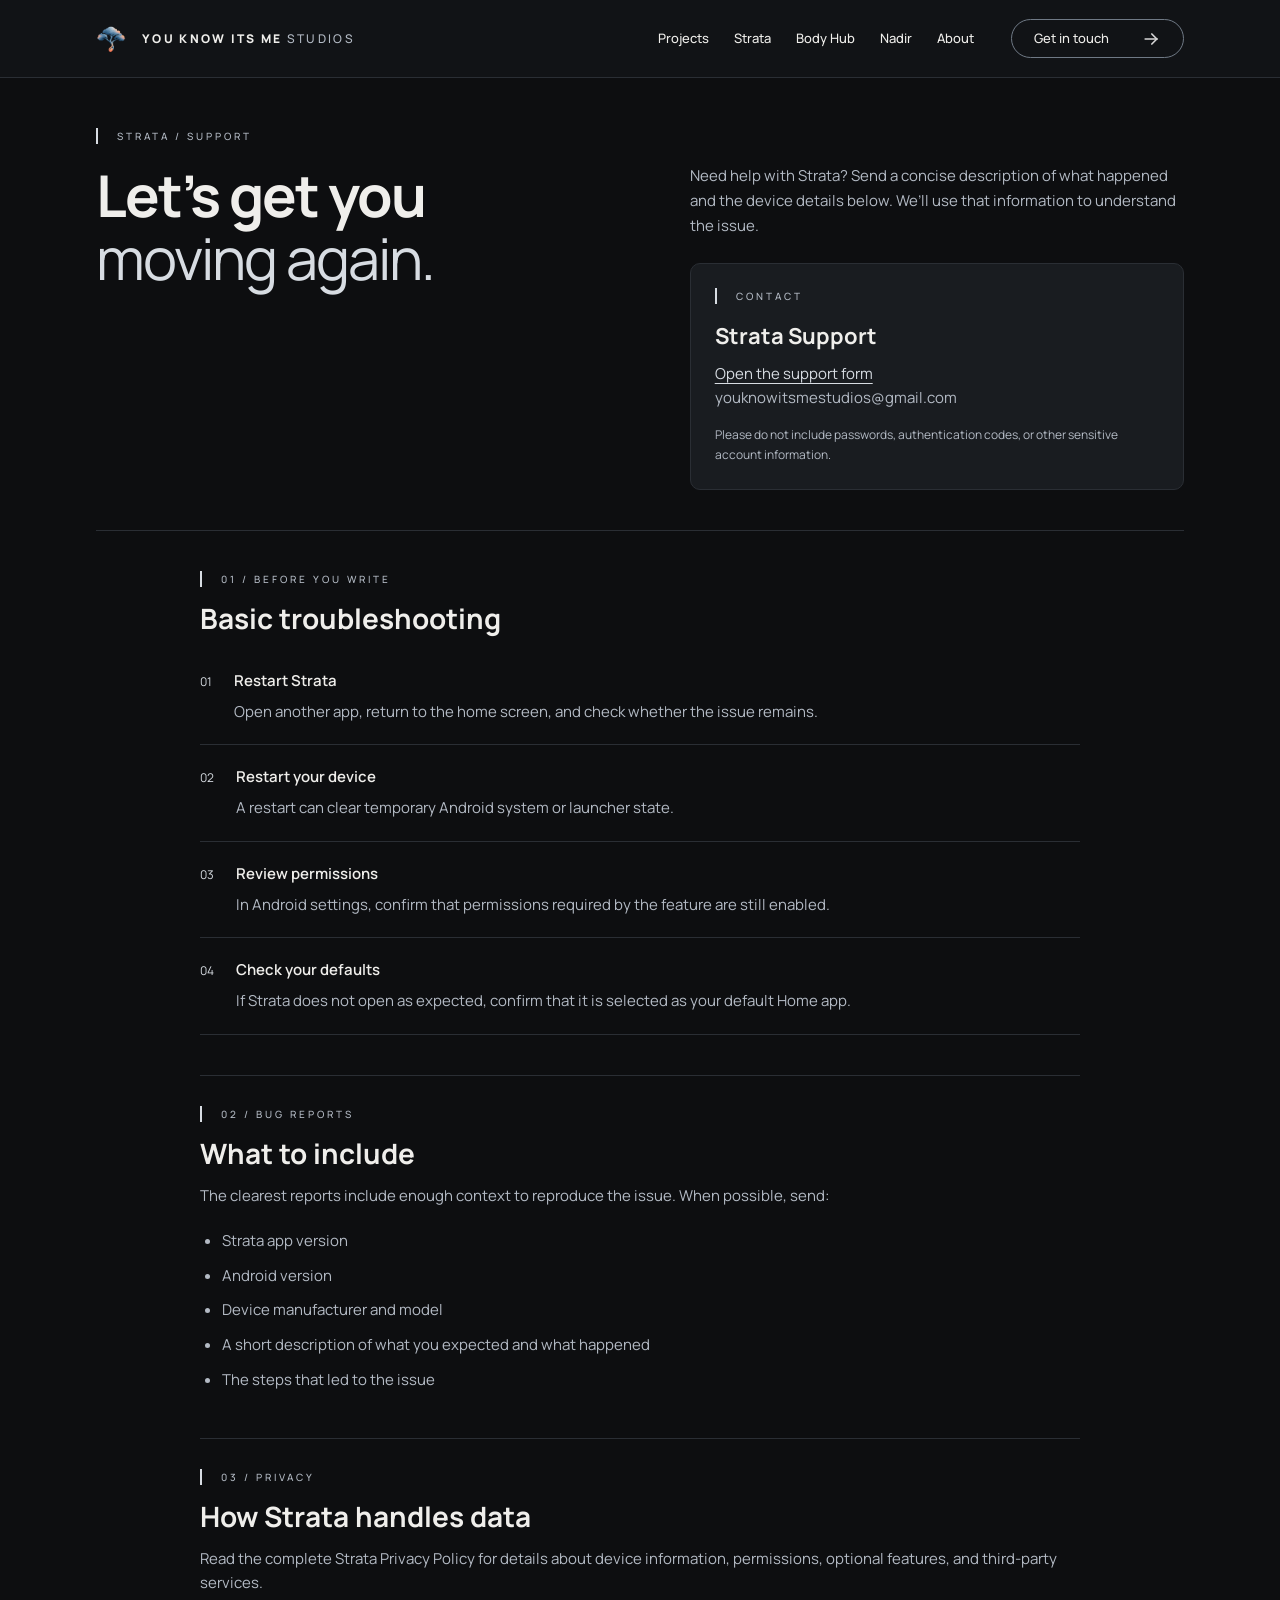
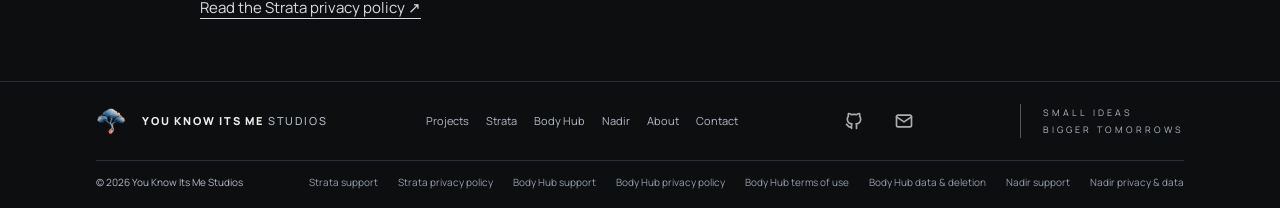
<file: support/strata/index.html>
<!doctype html>
<html lang="en">
  <head>
    <meta charset="utf-8">
    <meta name="viewport" content="width=device-width, initial-scale=1">
    <meta name="description" content="Support information and troubleshooting guidance for Strata, the Android launcher from You Know Its Me Studios.">
    <meta name="theme-color" content="#0d0e10">
    <meta property="og:title" content="Strata Support | You Know Its Me Studios">
    <meta property="og:description" content="Contact You Know Its Me Studios for Strata support and find basic troubleshooting guidance.">
    <meta property="og:type" content="website">
    <meta property="og:url" content="https://you-know-its-me-studios.github.io/youknowitsmestudios/support/strata/">
    <title>Strata Support | You Know Its Me Studios</title>
    <link rel="icon" href="../../assets/studio-logo.png" type="image/png">
    <link rel="stylesheet" href="../../styles.css?v=20261007-2">
    <script src="../../script.js?v=20261003-4" defer></script>
  </head>
  <body>
    <a class="skip-link" href="#main-content">Skip to content</a>

    <header class="site-header"><div class="shell site-header__inner">
<a class="wordmark" href="../../" aria-label="You Know Its Me Studios home"><img src="../../assets/studio-logo.png" width="30" height="30" alt=""><span>You Know Its Me <b>Studios</b></span></a>
<button class="menu-toggle" type="button" aria-expanded="false" aria-controls="site-navigation" hidden>Menu</button>
<nav class="site-nav" id="site-navigation" aria-label="Primary navigation"><a href="../../#projects">Projects</a><a href="../../strata/">Strata</a><a href="../../bodyhub/">Body Hub</a><a href="../../nadir/">Nadir</a><a href="../../about/">About</a><a class="contact-link" href="../../support/?product=strata">Get in touch <img src="../../assets/icons/arrow-right.svg" alt="" width="20" height="20"></a></nav>
</div></header>

    <main id="main-content">
      <section class="page-hero shell" data-reveal>
        <p class="eyebrow">Strata / Support</p>
        <div class="page-hero__grid">
          <h1>Let’s get you<br><span>moving again.</span></h1>
          <div>
            <p>Need help with Strata? Send a concise description of what happened and the device details below. We’ll use that information to understand the issue.</p>
            <aside class="support-contact support-contact--hero">
              <p class="eyebrow">Contact</p>
              <h2>Strata Support</h2>
              <a href="../../support/?product=strata">Open the support form</a><p class="contact-address">youknowitsmestudios@gmail.com</p>
              <p>Please do not include passwords, authentication codes, or other sensitive account information.</p>
            </aside>
          </div>
        </div>
      </section>

      <section class="support-layout shell">
        <div class="support-content">
          <section class="support-section" data-reveal>
            <p class="eyebrow">01 / Before you write</p>
            <h2>Basic troubleshooting</h2>
            <ol class="step-list">
              <li><span>01</span><div><strong>Restart Strata</strong><p>Open another app, return to the home screen, and check whether the issue remains.</p></div></li>
              <li><span>02</span><div><strong>Restart your device</strong><p>A restart can clear temporary Android system or launcher state.</p></div></li>
              <li><span>03</span><div><strong>Review permissions</strong><p>In Android settings, confirm that permissions required by the feature are still enabled.</p></div></li>
              <li><span>04</span><div><strong>Check your defaults</strong><p>If Strata does not open as expected, confirm that it is selected as your default Home app.</p></div></li>
            </ol>
          </section>

          <section class="support-section" data-reveal>
            <p class="eyebrow">02 / Bug reports</p>
            <h2>What to include</h2>
            <p>The clearest reports include enough context to reproduce the issue. When possible, send:</p>
            <ul class="check-list">
              <li>Strata app version</li>
              <li>Android version</li>
              <li>Device manufacturer and model</li>
              <li>A short description of what you expected and what happened</li>
              <li>The steps that led to the issue</li>
            </ul>
          </section>

          <section class="support-section support-section--privacy" data-reveal>
            <p class="eyebrow">03 / Privacy</p>
            <h2>How Strata handles data</h2>
            <p>Read the complete Strata Privacy Policy for details about device information, permissions, optional features, and third-party services.</p>
            <a class="text-link" href="../../privacy/strata/">Read the Strata privacy policy <span aria-hidden="true">↗</span></a>
          </section>
        </div>
      </section>
    </main>

    <footer class="site-footer"><div class="shell footer-main">
<a class="wordmark" href="../../" aria-label="You Know Its Me Studios home"><img src="../../assets/studio-logo.png" width="30" height="30" alt=""><span>You Know Its Me <b>Studios</b></span></a>
<nav aria-label="Footer navigation"><a href="../../#projects">Projects</a><a href="../../strata/">Strata</a><a href="../../bodyhub/">Body Hub</a><a href="../../nadir/">Nadir</a><a href="../../about/">About</a><a href="../../support/?product=strata">Contact</a></nav>
<div class="footer-social"><a href="https://github.com/You-Know-Its-Me-Studios/youknowitsmestudios" aria-label="Studio on GitHub"><img src="../../assets/icons/brand-github.svg" alt="" width="20" height="20"></a><a href="../../support/?product=strata" aria-label="Contact the studio through the support form"><img src="../../assets/icons/mail.svg" alt="" width="20" height="20"></a></div>
<p class="footer-motto">Small ideas<br>Bigger tomorrows</p>
</div><div class="shell footer-resources"><p>© <span data-current-year>2026</span> You Know Its Me Studios</p><nav aria-label="Support and legal"><a href="../../support/?product=strata">Strata support</a><a href="../../privacy/strata/">Strata privacy policy</a><a href="../../support/?product=bodyhub">Body Hub support</a><a href="../../bodyhub/privacy.html">Body Hub privacy policy</a><a href="../../bodyhub/terms.html">Body Hub terms of use</a><a href="../../bodyhub/data-deletion.html">Body Hub data &amp; deletion</a><a href="../../support/?product=nadir">Nadir support</a><a href="../../nadir/privacy.html">Nadir privacy &amp; data</a></nav></div></footer>
  </body>
</html>
</file>
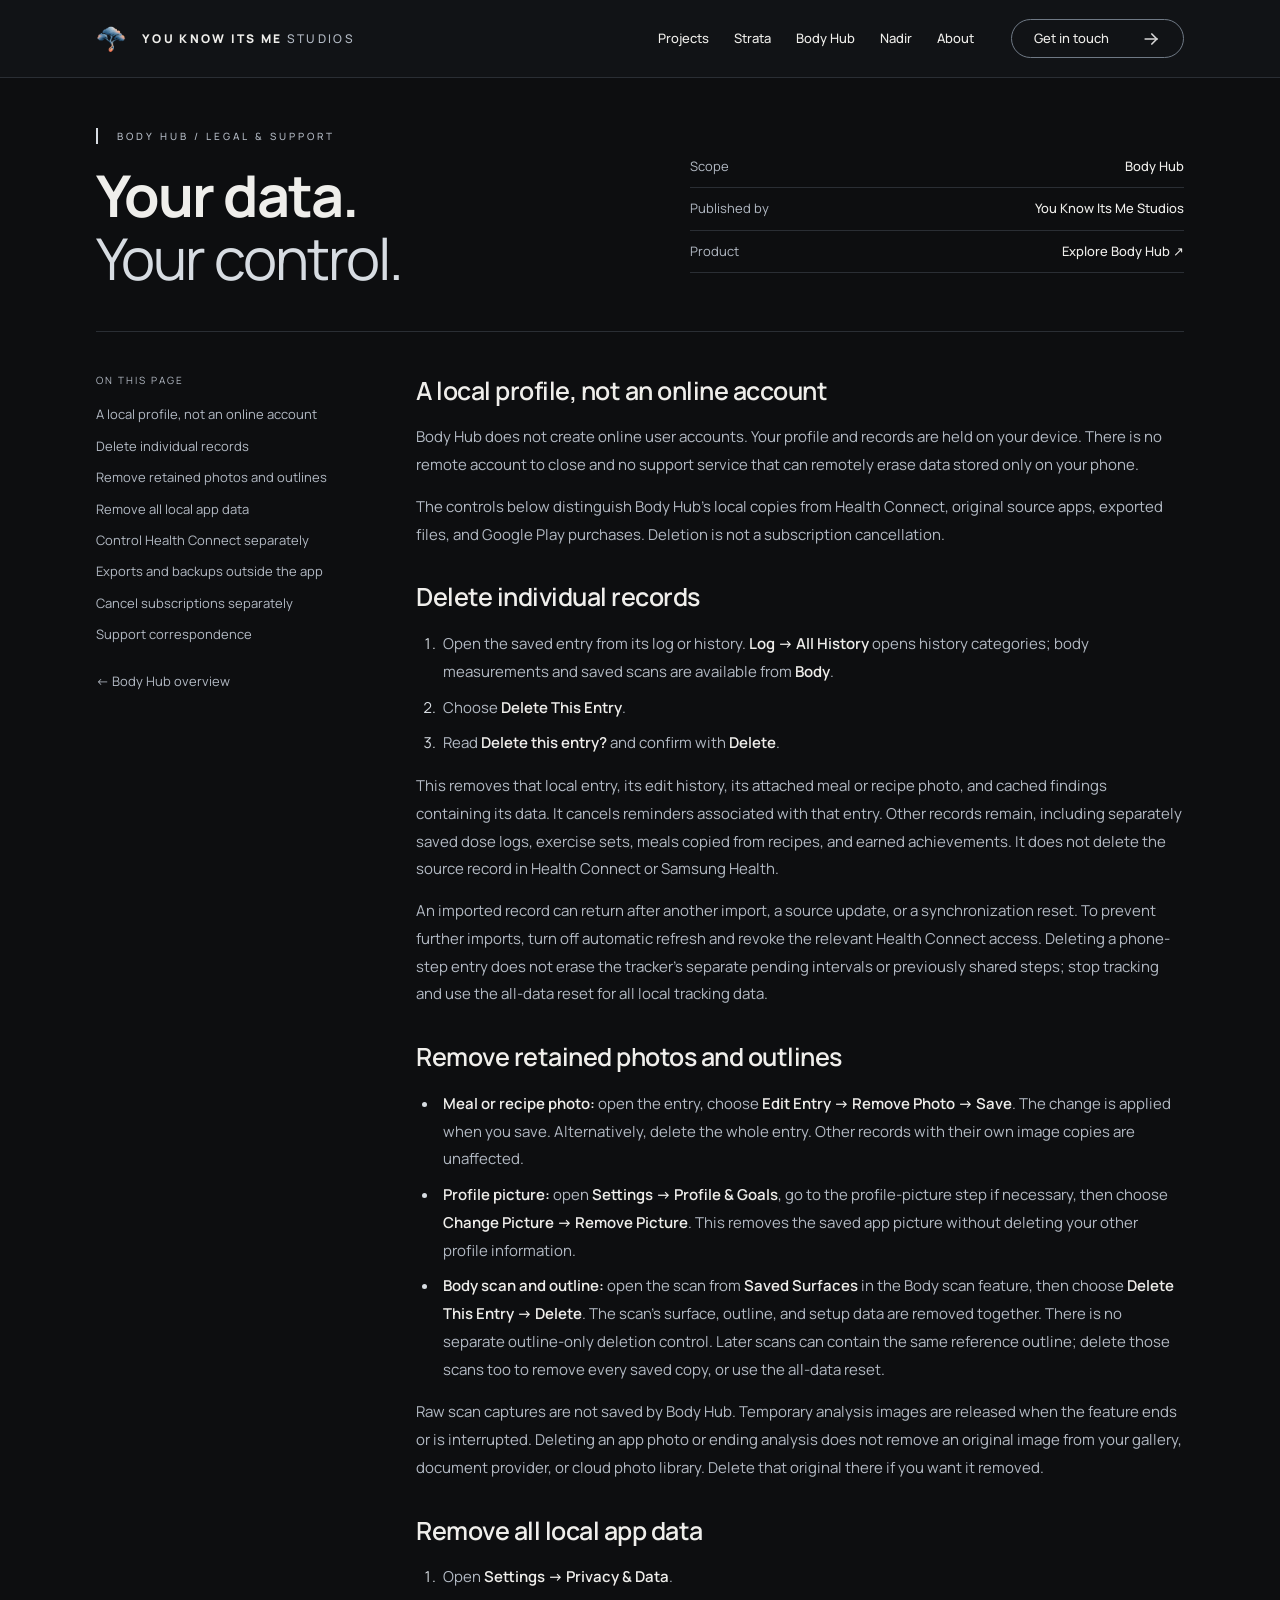
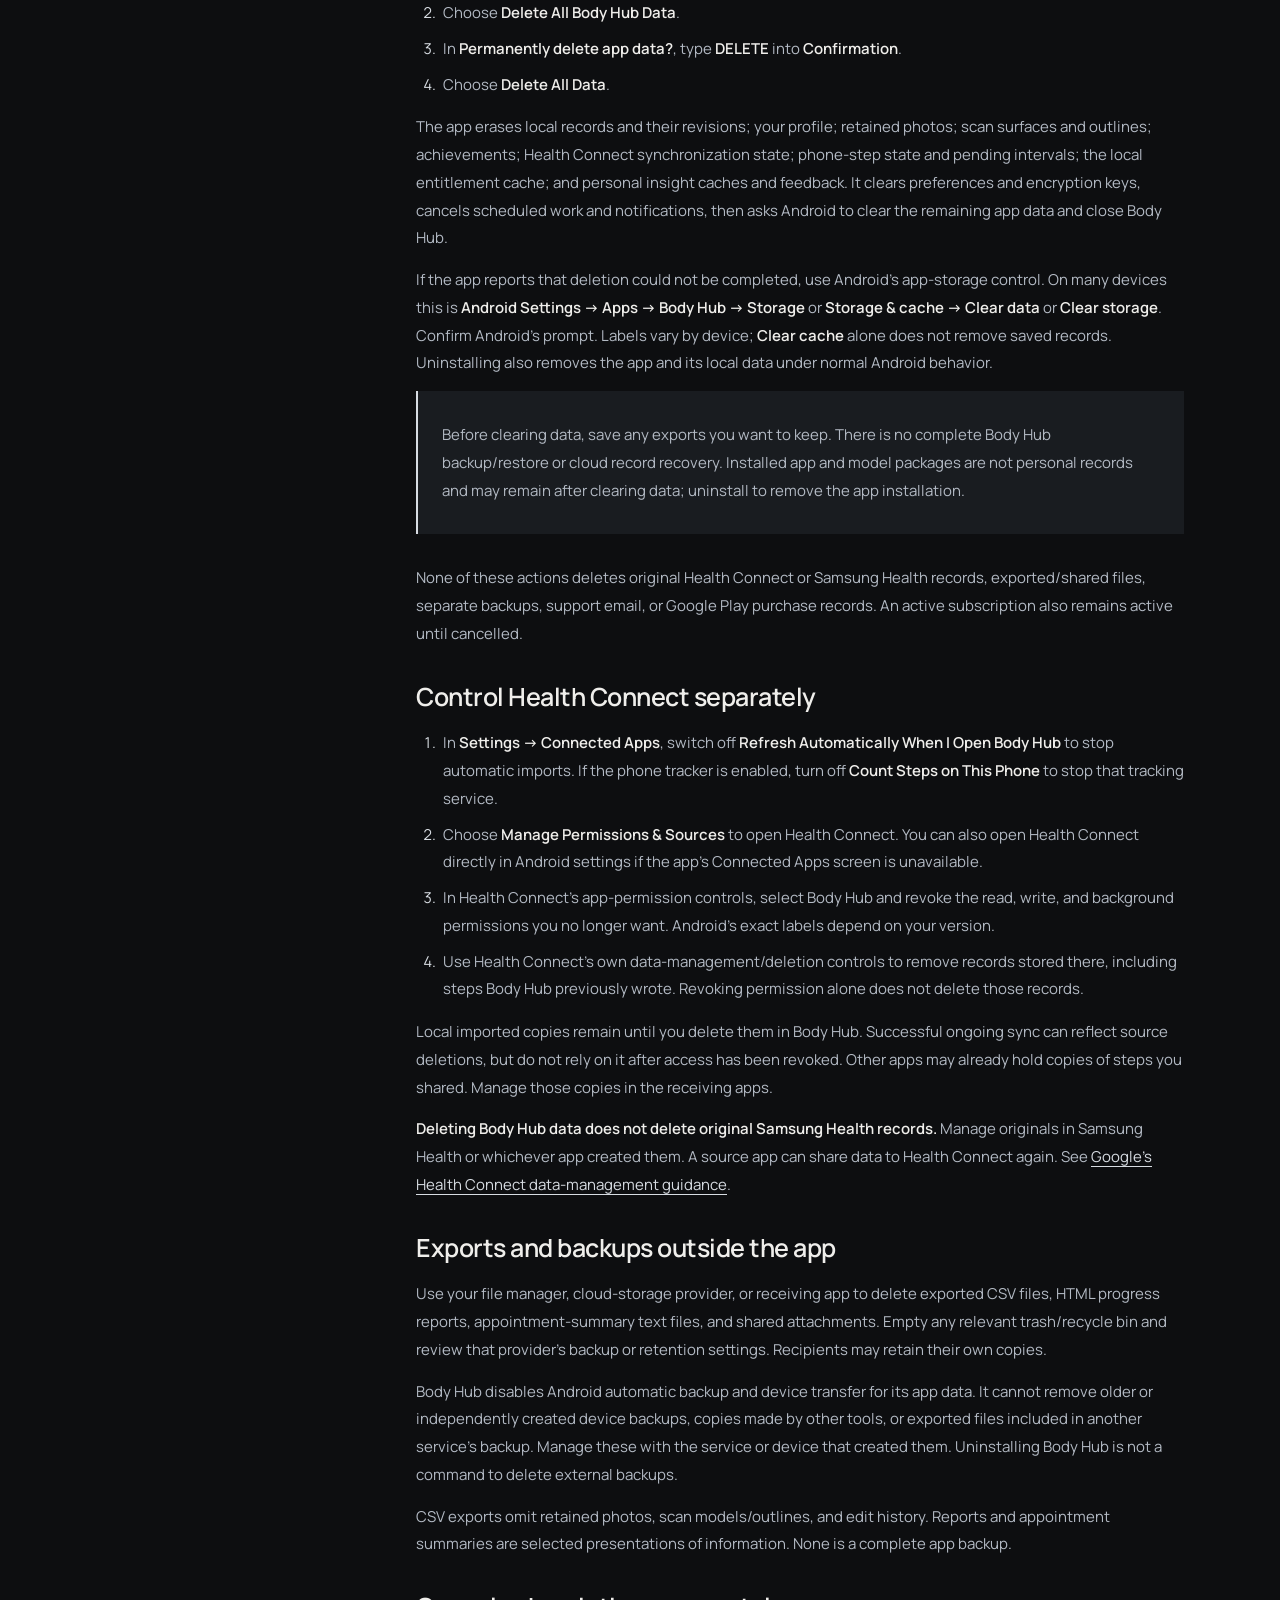
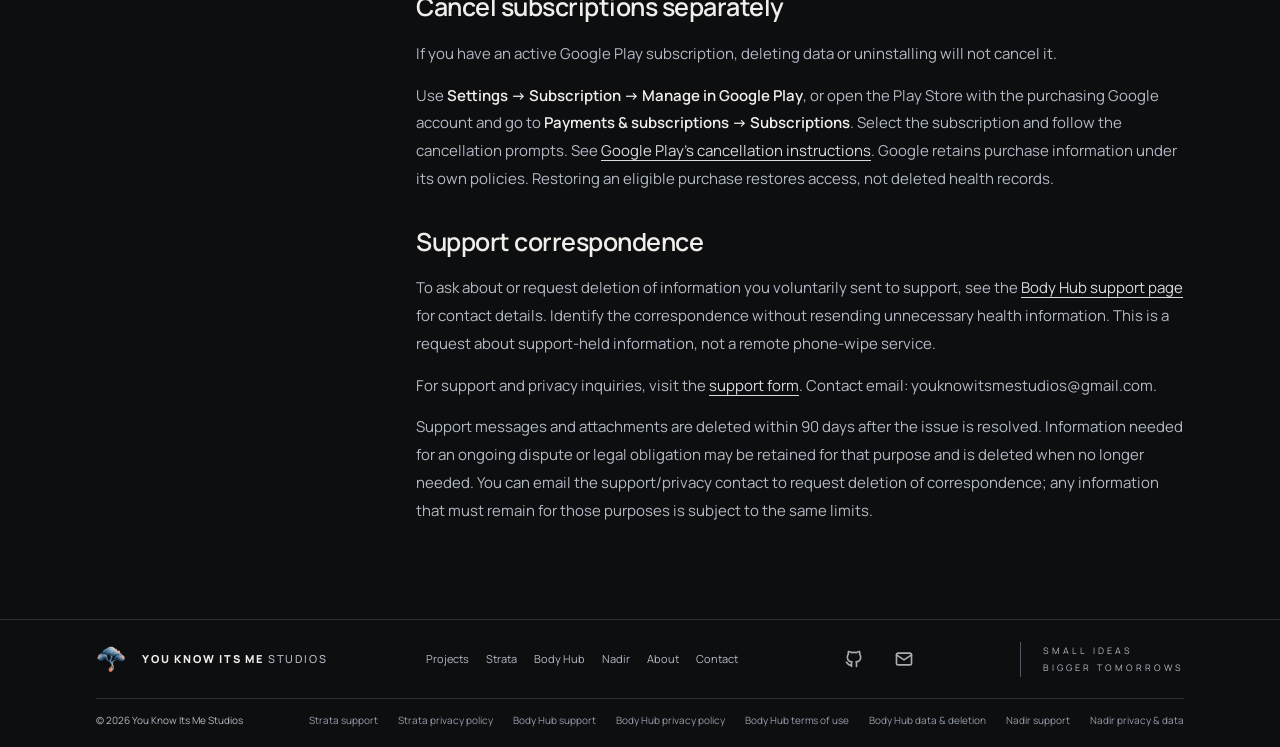
<file: bodyhub/data-deletion.html>
<!doctype html>
<html lang="en"><head><meta charset="utf-8"><meta name="viewport" content="width=device-width, initial-scale=1"><meta name="description" content="Delete local records, understand what remains, and manage copies outside the app."><meta name="theme-color" content="#0d0e10"><title>Your Data &amp; Deletion | Body Hub | You Know Its Me Studios</title><link rel="icon" href="../assets/studio-logo.png" type="image/png"><link rel="stylesheet" href="../styles.css?v=20261007-2"><script src="../script.js?v=20261003-4" defer></script></head>
<body><a class="skip-link" href="#main-content">Skip to content</a><header class="site-header"><div class="shell site-header__inner">
<a class="wordmark" href="../" aria-label="You Know Its Me Studios home"><img src="../assets/studio-logo.png" width="30" height="30" alt=""><span>You Know Its Me <b>Studios</b></span></a>
<button class="menu-toggle" type="button" aria-expanded="false" aria-controls="site-navigation" hidden>Menu</button>
<nav class="site-nav" id="site-navigation" aria-label="Primary navigation"><a href="../#projects">Projects</a><a href="../strata/">Strata</a><a href="../bodyhub/">Body Hub</a><a href="../nadir/">Nadir</a><a href="../about/">About</a><a class="contact-link" href="../support/?product=bodyhub">Get in touch <img src="../assets/icons/arrow-right.svg" alt="" width="20" height="20"></a></nav>
</div></header>
<main id="main-content"><section class="legal-hero shell" data-reveal><div><p class="eyebrow">Body Hub / Legal &amp; support</p><h1>Your data.<br><span>Your control.</span></h1></div><div class="legal-hero__meta"><p><span>Scope</span><strong>Body Hub</strong></p><p><span>Published by</span><strong>You Know Its Me Studios</strong></p><p><span>Product</span><strong><a href="./">Explore Body Hub ↗</a></strong></p></div></section><div class="legal-layout shell"><aside class="legal-toc" aria-label="On this page"><p>On this page</p><nav><a href="#local-profile">A local profile, not an online account</a>
<a href="#records">Delete individual records</a>
<a href="#photos">Remove retained photos and outlines</a>
<a href="#all-data">Remove all local app data</a>
<a href="#health-connect">Control Health Connect separately</a>
<a href="#exports">Exports and backups outside the app</a>
<a href="#subscriptions">Cancel subscriptions separately</a>
<a href="#support-data">Support correspondence</a></nav><p class="legal-toc__product"><a href="./">← Body Hub overview</a></p></aside><article class="legal-copy">
<section id="local-profile">
<h2>A local profile, not an online account
</h2>
<p>Body Hub does not create online user accounts. Your profile and records are held on your device. There is no remote account to close and no support service that can remotely erase data stored only on your phone.
</p>
<p>The controls below distinguish Body Hub’s local copies from Health Connect, original source apps, exported files, and Google Play purchases. Deletion is not a subscription cancellation.
</p>
</section>
<section id="records">
<h2>Delete individual records
</h2>
<ol>
<li>Open the saved entry from its log or history. <strong>Log → All History</strong> opens history categories; body measurements and saved scans are available from <strong>Body</strong>.
</li>
<li>Choose <strong>Delete This Entry</strong>.
</li>
<li>Read <strong>Delete this entry?</strong> and confirm with <strong>Delete</strong>.
</li>
</ol>
<p>This removes that local entry, its edit history, its attached meal or recipe photo, and cached findings containing its data. It cancels reminders associated with that entry. Other records remain, including separately saved dose logs, exercise sets, meals copied from recipes, and earned achievements. It does not delete the source record in Health Connect or Samsung Health.
</p>
<p>An imported record can return after another import, a source update, or a synchronization reset. To prevent further imports, turn off automatic refresh and revoke the relevant Health Connect access. Deleting a phone-step entry does not erase the tracker’s separate pending intervals or previously shared steps; stop tracking and use the all-data reset for all local tracking data.
</p>
</section>
<section id="photos">
<h2>Remove retained photos and outlines
</h2>
<ul>
<li><strong>Meal or recipe photo:</strong> open the entry, choose <strong>Edit Entry → Remove Photo → Save</strong>. The change is applied when you save. Alternatively, delete the whole entry. Other records with their own image copies are unaffected.
</li>
<li><strong>Profile picture:</strong> open <strong>Settings → Profile &amp; Goals</strong>, go to the profile-picture step if necessary, then choose <strong>Change Picture → Remove Picture</strong>. This removes the saved app picture without deleting your other profile information.
</li>
<li><strong>Body scan and outline:</strong> open the scan from <strong>Saved Surfaces</strong> in the Body scan feature, then choose <strong>Delete This Entry → Delete</strong>. The scan’s surface, outline, and setup data are removed together. There is no separate outline-only deletion control. Later scans can contain the same reference outline; delete those scans too to remove every saved copy, or use the all-data reset.
</li>
</ul>
<p>Raw scan captures are not saved by Body Hub. Temporary analysis images are released when the feature ends or is interrupted. Deleting an app photo or ending analysis does not remove an original image from your gallery, document provider, or cloud photo library. Delete that original there if you want it removed.
</p>
</section>
<section id="all-data">
<h2>Remove all local app data
</h2>
<ol>
<li>Open <strong>Settings → Privacy &amp; Data</strong>.
</li>
<li>Choose <strong>Delete All Body Hub Data</strong>.
</li>
<li>In <strong>Permanently delete app data?</strong>, type <strong>DELETE</strong> into <strong>Confirmation</strong>.
</li>
<li>Choose <strong>Delete All Data</strong>.
</li>
</ol>
<p>The app erases local records and their revisions; your profile; retained photos; scan surfaces and outlines; achievements; Health Connect synchronization state; phone-step state and pending intervals; the local entitlement cache; and personal insight caches and feedback. It clears preferences and encryption keys, cancels scheduled work and notifications, then asks Android to clear the remaining app data and close Body Hub.
</p>
<p>If the app reports that deletion could not be completed, use Android’s app-storage control. On many devices this is <strong>Android Settings → Apps → Body Hub → Storage</strong> or <strong>Storage &amp; cache → Clear data</strong> or <strong>Clear storage</strong>. Confirm Android’s prompt. Labels vary by device; <strong>Clear cache</strong> alone does not remove saved records. Uninstalling also removes the app and its local data under normal Android behavior.
</p>
<div class="callout">
<p>Before clearing data, save any exports you want to keep. There is no complete Body Hub backup/restore or cloud record recovery. Installed app and model packages are not personal records and may remain after clearing data; uninstall to remove the app installation.
</p>
</div>
<p>None of these actions deletes original Health Connect or Samsung Health records, exported/shared files, separate backups, support email, or Google Play purchase records. An active subscription also remains active until cancelled.
</p>
</section>
<section id="health-connect">
<h2>Control Health Connect separately
</h2>
<ol>
<li>In <strong>Settings → Connected Apps</strong>, switch off <strong>Refresh Automatically When I Open Body Hub</strong> to stop automatic imports. If the phone tracker is enabled, turn off <strong>Count Steps on This Phone</strong> to stop that tracking service.
</li>
<li>Choose <strong>Manage Permissions &amp; Sources</strong> to open Health Connect. You can also open Health Connect directly in Android settings if the app’s Connected Apps screen is unavailable.
</li>
<li>In Health Connect’s app-permission controls, select Body Hub and revoke the read, write, and background permissions you no longer want. Android’s exact labels depend on your version.
</li>
<li>Use Health Connect’s own data-management/deletion controls to remove records stored there, including steps Body Hub previously wrote. Revoking permission alone does not delete those records.
</li>
</ol>
<p>Local imported copies remain until you delete them in Body Hub. Successful ongoing sync can reflect source deletions, but do not rely on it after access has been revoked. Other apps may already hold copies of steps you shared. Manage those copies in the receiving apps.
</p>
<p><strong>Deleting Body Hub data does not delete original Samsung Health records.</strong> Manage originals in Samsung Health or whichever app created them. A source app can share data to Health Connect again. See <a href="https://support.google.com/android/answer/12201232">Google’s Health Connect data-management guidance</a>.
</p>
</section>
<section id="exports">
<h2>Exports and backups outside the app
</h2>
<p>Use your file manager, cloud-storage provider, or receiving app to delete exported CSV files, HTML progress reports, appointment-summary text files, and shared attachments. Empty any relevant trash/recycle bin and review that provider’s backup or retention settings. Recipients may retain their own copies.
</p>
<p>Body Hub disables Android automatic backup and device transfer for its app data. It cannot remove older or independently created device backups, copies made by other tools, or exported files included in another service’s backup. Manage these with the service or device that created them. Uninstalling Body Hub is not a command to delete external backups.
</p>
<p>CSV exports omit retained photos, scan models/outlines, and edit history. Reports and appointment summaries are selected presentations of information. None is a complete app backup.
</p>
</section>
<section id="subscriptions">
<h2>Cancel subscriptions separately
</h2>
<p>If you have an active Google Play subscription, deleting data or uninstalling will not cancel it.
</p>
<p>Use <strong>Settings → Subscription → Manage in Google Play</strong>, or open the Play Store with the purchasing Google account and go to <strong>Payments &amp; subscriptions → Subscriptions</strong>. Select the subscription and follow the cancellation prompts. See <a href="https://support.google.com/googleplay/answer/7018481">Google Play’s cancellation instructions</a>. Google retains purchase information under its own policies. Restoring an eligible purchase restores access, not deleted health records.
</p>
</section>
<section id="support-data">
<h2>Support correspondence
</h2>
<p>To ask about or request deletion of information you voluntarily sent to support, see the <a href="../support/?product=bodyhub">Body Hub support page</a> for contact details. Identify the correspondence without resending unnecessary health information. This is a request about support-held information, not a remote phone-wipe service.
</p>
<p>For support and privacy inquiries, visit the <a href="../support/?product=bodyhub">support form</a>. Contact email: <span class="contact-address">youknowitsmestudios@gmail.com</span>.
</p>
<p>Support messages and attachments are deleted within 90 days after the issue is resolved. Information needed for an ongoing dispute or legal obligation may be retained for that purpose and is deleted when no longer needed. You can email the support/privacy contact to request deletion of correspondence; any information that must remain for those purposes is subject to the same limits.
</p>
</section>
</article></div></main><footer class="site-footer"><div class="shell footer-main">
<a class="wordmark" href="../" aria-label="You Know Its Me Studios home"><img src="../assets/studio-logo.png" width="30" height="30" alt=""><span>You Know Its Me <b>Studios</b></span></a>
<nav aria-label="Footer navigation"><a href="../#projects">Projects</a><a href="../strata/">Strata</a><a href="../bodyhub/">Body Hub</a><a href="../nadir/">Nadir</a><a href="../about/">About</a><a href="../support/?product=bodyhub">Contact</a></nav>
<div class="footer-social"><a href="https://github.com/You-Know-Its-Me-Studios/youknowitsmestudios" aria-label="Studio on GitHub"><img src="../assets/icons/brand-github.svg" alt="" width="20" height="20"></a><a href="../support/?product=bodyhub" aria-label="Contact the studio through the support form"><img src="../assets/icons/mail.svg" alt="" width="20" height="20"></a></div>
<p class="footer-motto">Small ideas<br>Bigger tomorrows</p>
</div><div class="shell footer-resources"><p>© <span data-current-year>2026</span> You Know Its Me Studios</p><nav aria-label="Support and legal"><a href="../support/?product=strata">Strata support</a><a href="../privacy/strata/">Strata privacy policy</a><a href="../support/?product=bodyhub">Body Hub support</a><a href="../bodyhub/privacy.html">Body Hub privacy policy</a><a href="../bodyhub/terms.html">Body Hub terms of use</a><a href="../bodyhub/data-deletion.html">Body Hub data &amp; deletion</a><a href="../support/?product=nadir">Nadir support</a><a href="../nadir/privacy.html">Nadir privacy &amp; data</a></nav></div></footer></body></html>
</file>
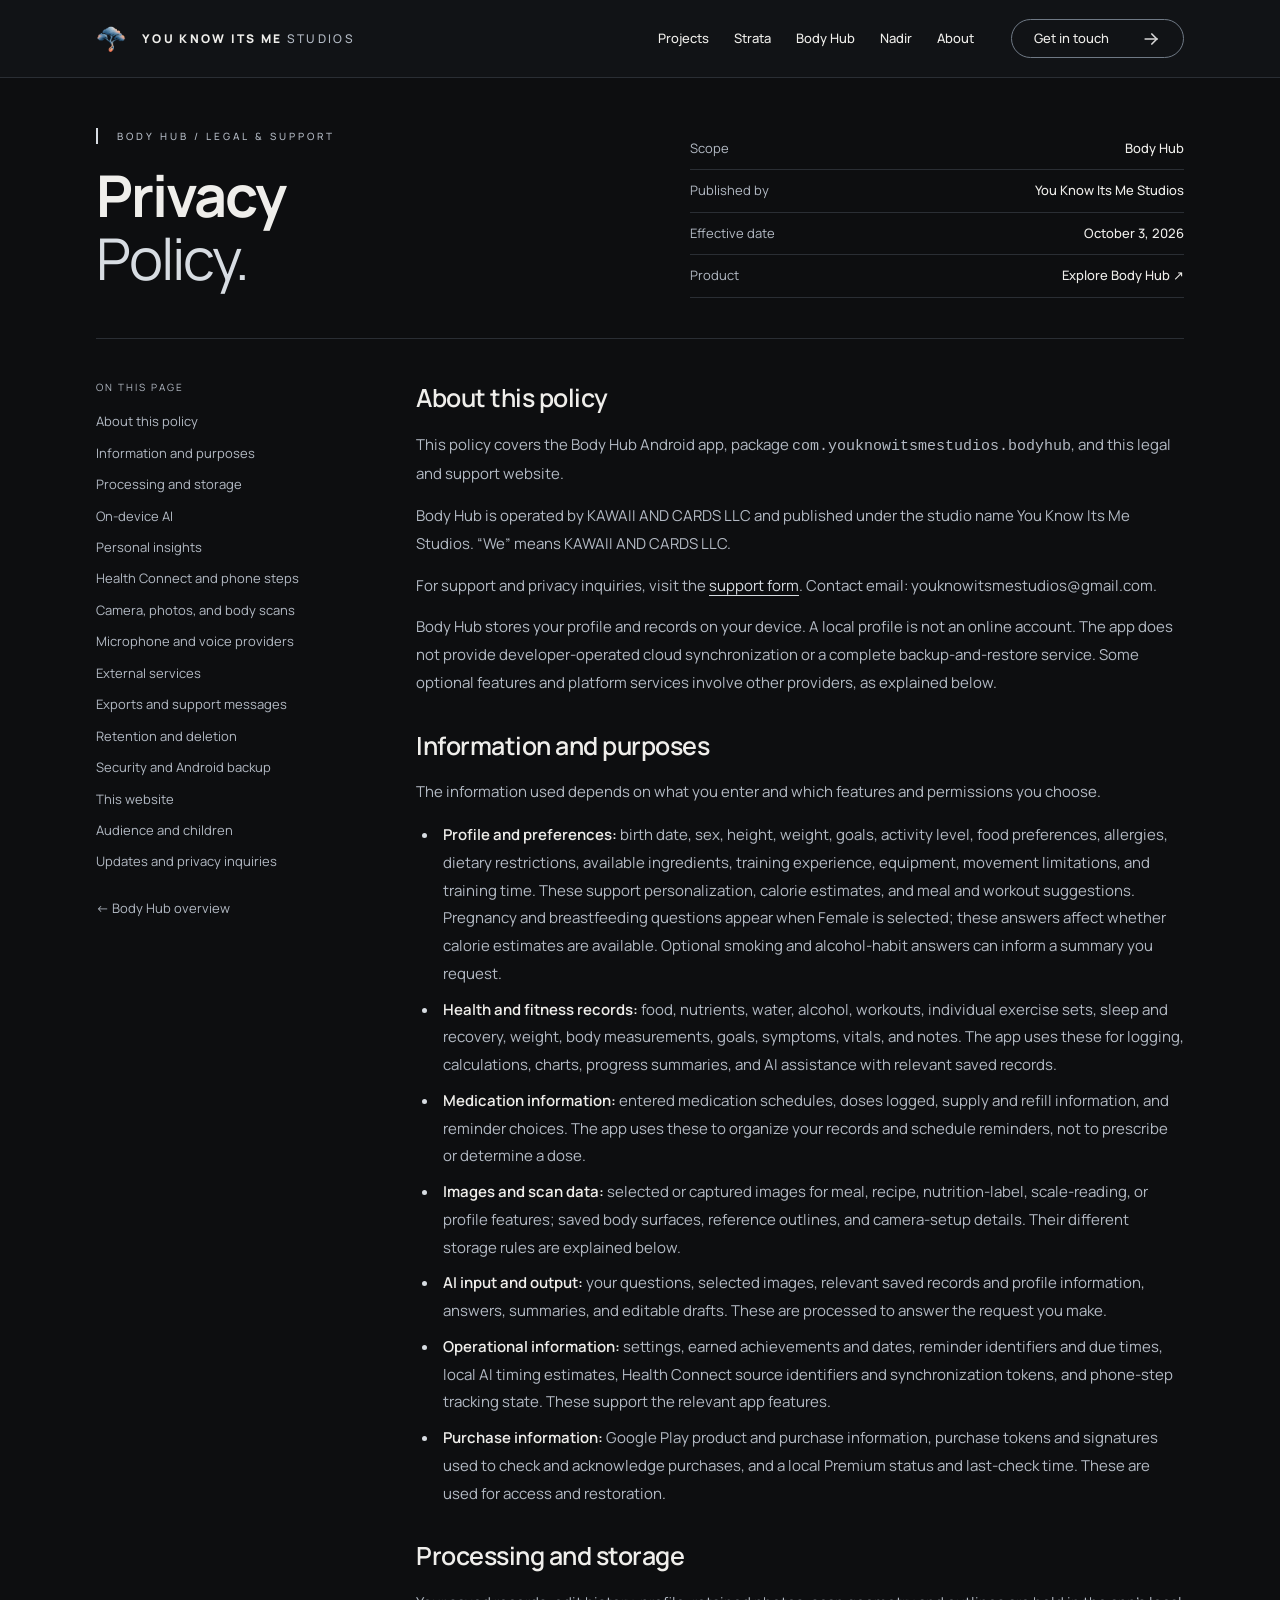
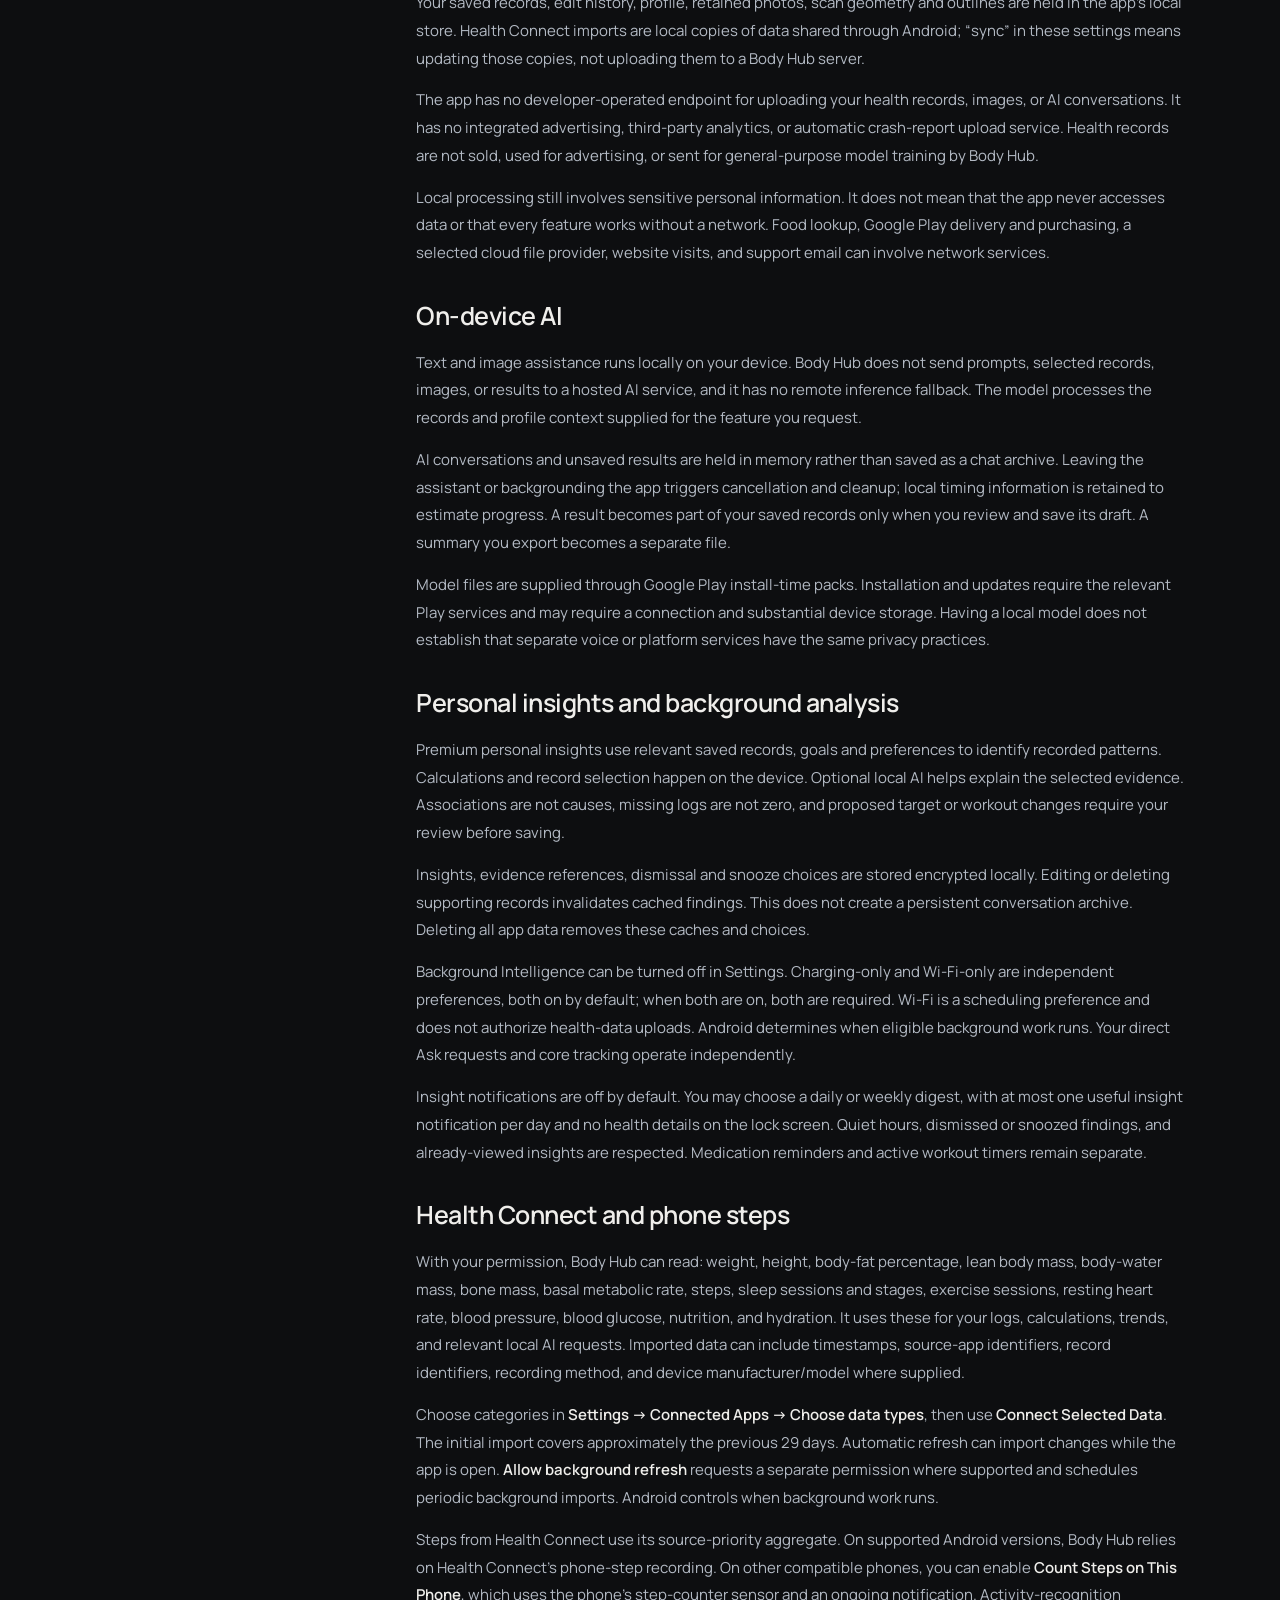
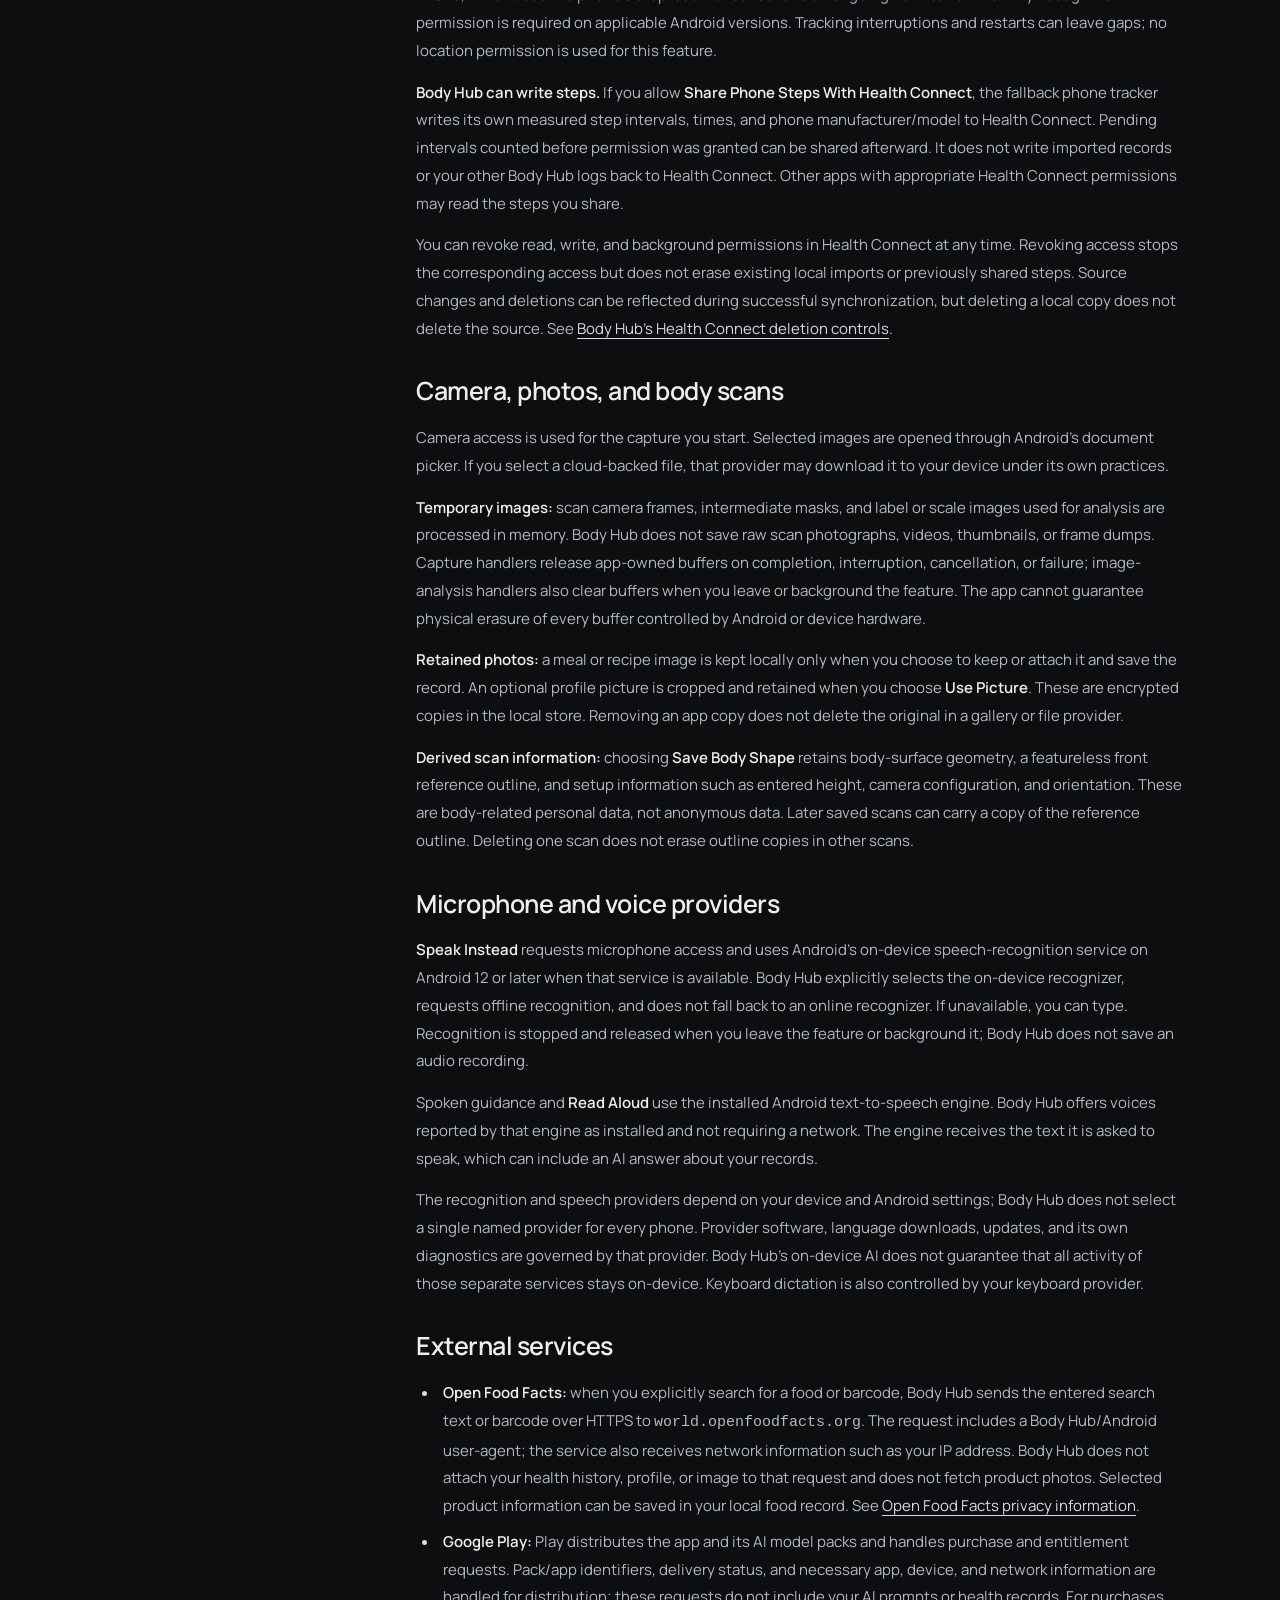
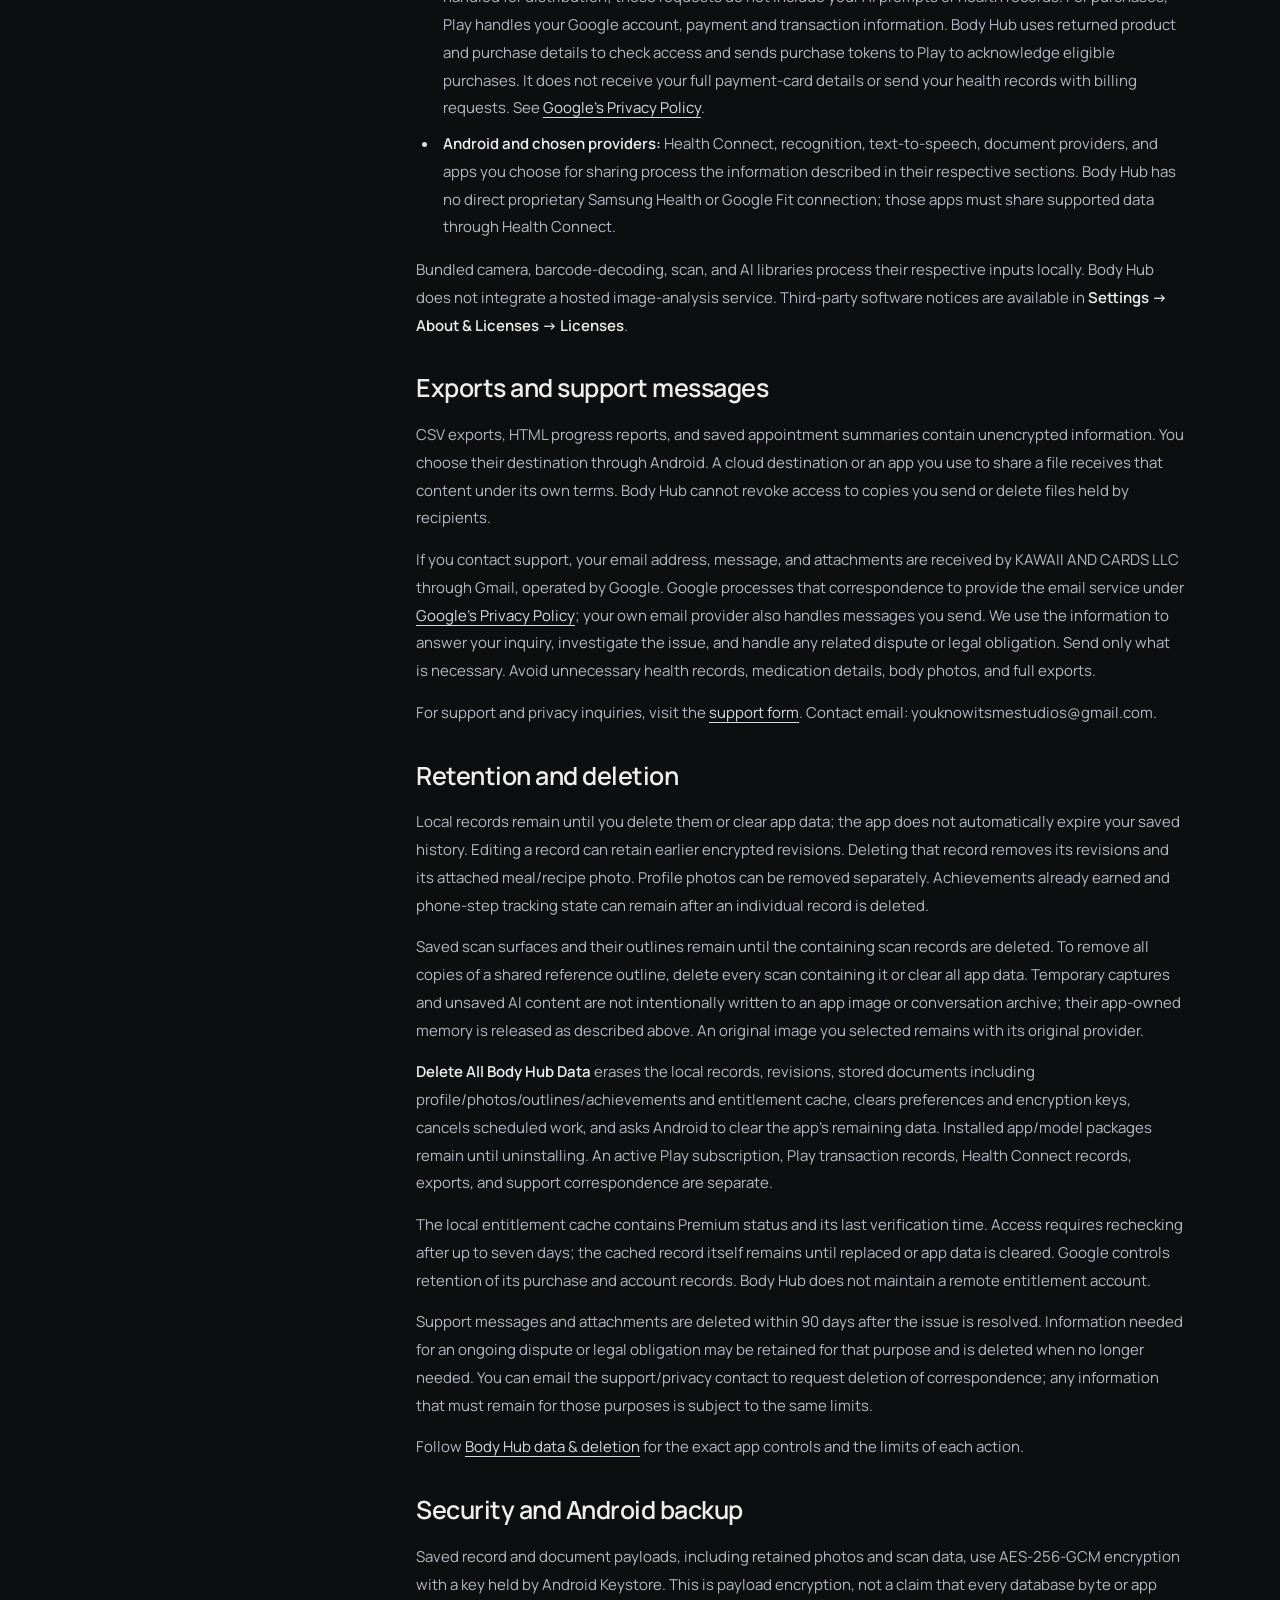
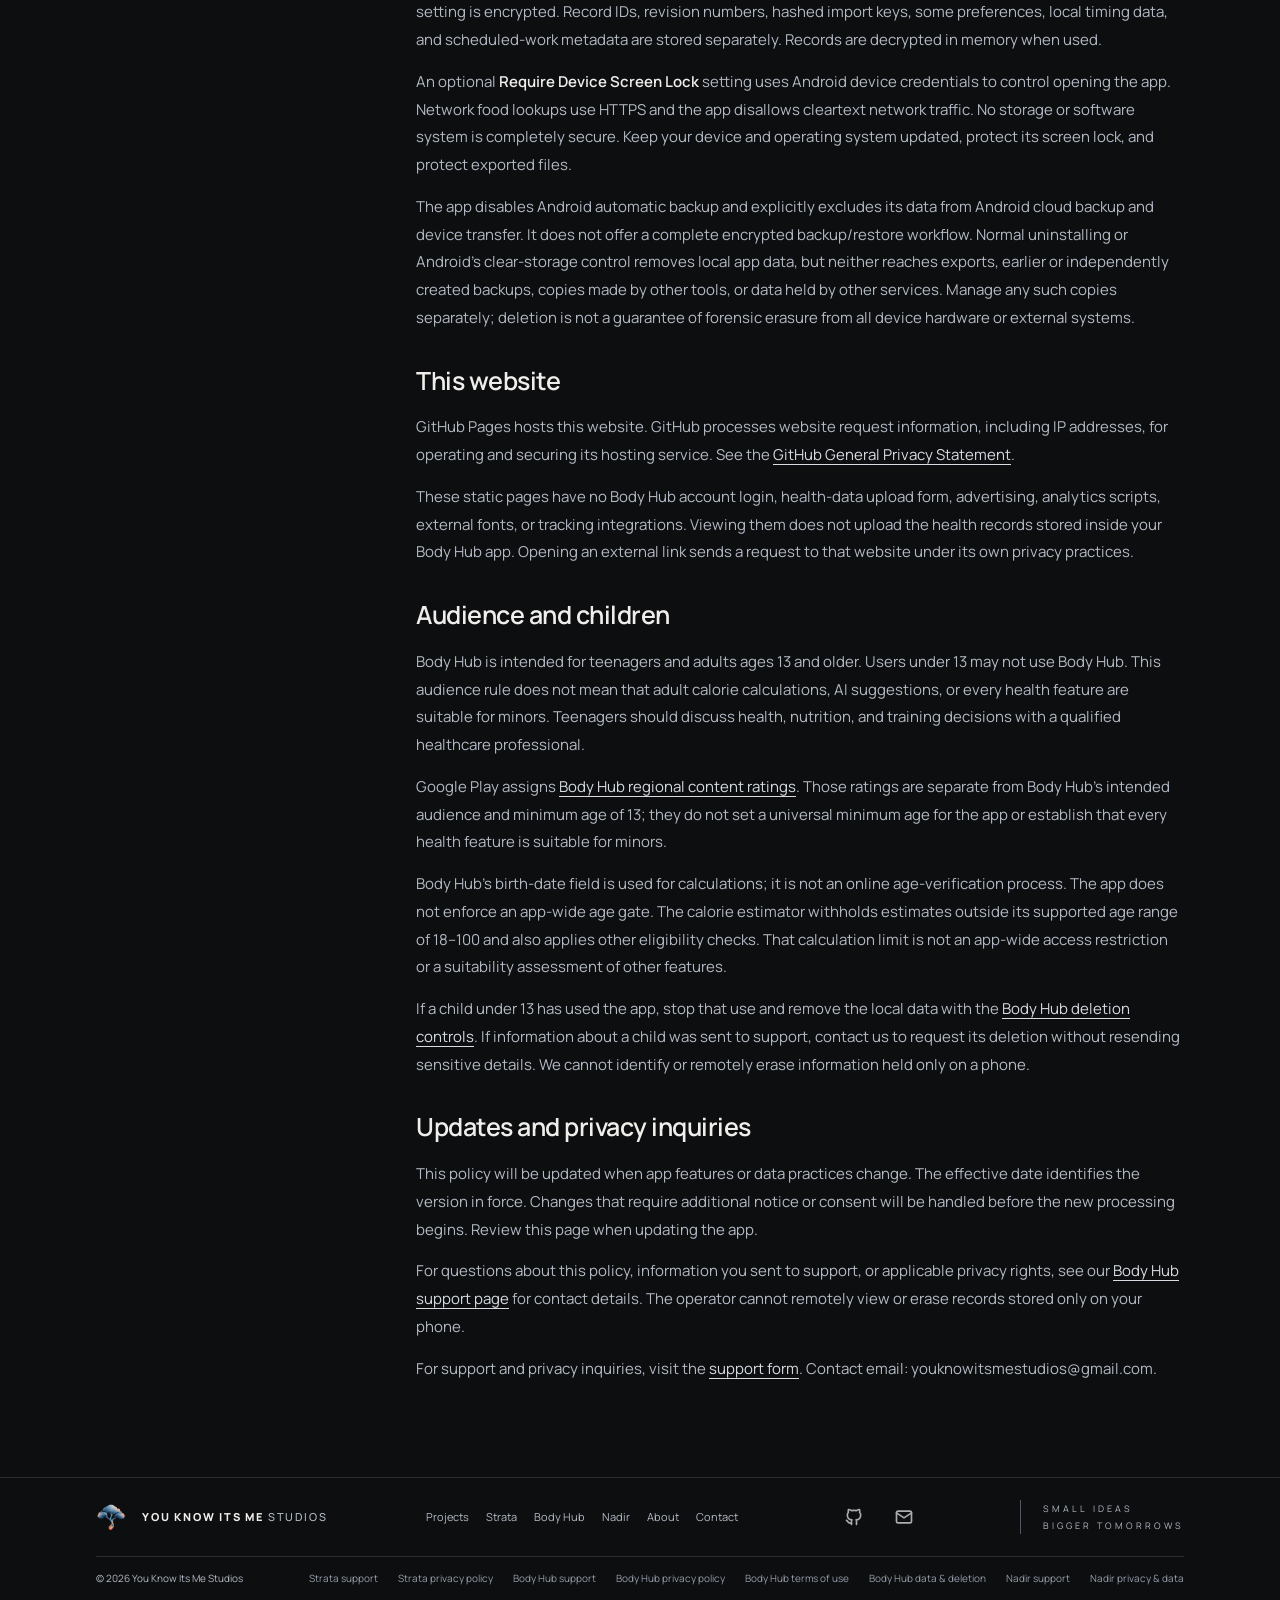
<file: bodyhub/privacy.html>
<!doctype html>
<html lang="en"><head><meta charset="utf-8"><meta name="viewport" content="width=device-width, initial-scale=1"><meta name="description" content="How Body Hub handles your profile, health records, images, and choices."><meta name="theme-color" content="#0d0e10"><title>Privacy Policy | Body Hub | You Know Its Me Studios</title><link rel="icon" href="../assets/studio-logo.png" type="image/png"><link rel="stylesheet" href="../styles.css?v=20261007-2"><script src="../script.js?v=20261003-4" defer></script></head>
<body><a class="skip-link" href="#main-content">Skip to content</a><header class="site-header"><div class="shell site-header__inner">
<a class="wordmark" href="../" aria-label="You Know Its Me Studios home"><img src="../assets/studio-logo.png" width="30" height="30" alt=""><span>You Know Its Me <b>Studios</b></span></a>
<button class="menu-toggle" type="button" aria-expanded="false" aria-controls="site-navigation" hidden>Menu</button>
<nav class="site-nav" id="site-navigation" aria-label="Primary navigation"><a href="../#projects">Projects</a><a href="../strata/">Strata</a><a href="../bodyhub/">Body Hub</a><a href="../nadir/">Nadir</a><a href="../about/">About</a><a class="contact-link" href="../support/?product=bodyhub">Get in touch <img src="../assets/icons/arrow-right.svg" alt="" width="20" height="20"></a></nav>
</div></header>
<main id="main-content"><section class="legal-hero shell" data-reveal><div><p class="eyebrow">Body Hub / Legal &amp; support</p><h1>Privacy<br><span>Policy.</span></h1></div><div class="legal-hero__meta"><p><span>Scope</span><strong>Body Hub</strong></p><p><span>Published by</span><strong>You Know Its Me Studios</strong></p><p><span>Effective date</span><strong>October 3, 2026</strong></p><p><span>Product</span><strong><a href="./">Explore Body Hub ↗</a></strong></p></div></section><div class="legal-layout shell"><aside class="legal-toc" aria-label="On this page"><p>On this page</p><nav><a href="#scope">About this policy</a>
<a href="#data">Information and purposes</a>
<a href="#local">Processing and storage</a>
<a href="#ai">On-device AI</a>
<a href="#insights">Personal insights</a>
<a href="#health-connect">Health Connect and phone steps</a>
<a href="#images">Camera, photos, and body scans</a>
<a href="#voice">Microphone and voice providers</a>
<a href="#services">External services</a>
<a href="#sharing">Exports and support messages</a>
<a href="#retention">Retention and deletion</a>
<a href="#security">Security and Android backup</a>
<a href="#website">This website</a>
<a href="#audience">Audience and children</a>
<a href="#updates">Updates and privacy inquiries</a></nav><p class="legal-toc__product"><a href="./">← Body Hub overview</a></p></aside><article class="legal-copy">
<section id="scope">
<h2>About this policy
</h2>
<p>This policy covers the Body Hub Android app, package <code>com.youknowitsmestudios.bodyhub</code>, and this legal and support website.
</p>
<p>Body Hub is operated by KAWAII AND CARDS LLC and published under the studio name You Know Its Me Studios. “We” means KAWAII AND CARDS LLC.
</p>
<p>For support and privacy inquiries, visit the <a href="../support/?product=bodyhub">support form</a>. Contact email: <span class="contact-address">youknowitsmestudios@gmail.com</span>.
</p>
<p>Body Hub stores your profile and records on your device. A local profile is not an online account. The app does not provide developer-operated cloud synchronization or a complete backup-and-restore service. Some optional features and platform services involve other providers, as explained below.
</p>
</section>
<section id="data">
<h2>Information and purposes
</h2>
<p>The information used depends on what you enter and which features and permissions you choose.
</p>
<ul>
<li><strong>Profile and preferences:</strong> birth date, sex, height, weight, goals, activity level, food preferences, allergies, dietary restrictions, available ingredients, training experience, equipment, movement limitations, and training time. These support personalization, calorie estimates, and meal and workout suggestions. Pregnancy and breastfeeding questions appear when Female is selected; these answers affect whether calorie estimates are available. Optional smoking and alcohol-habit answers can inform a summary you request.
</li>
<li><strong>Health and fitness records:</strong> food, nutrients, water, alcohol, workouts, individual exercise sets, sleep and recovery, weight, body measurements, goals, symptoms, vitals, and notes. The app uses these for logging, calculations, charts, progress summaries, and AI assistance with relevant saved records.
</li>
<li><strong>Medication information:</strong> entered medication schedules, doses logged, supply and refill information, and reminder choices. The app uses these to organize your records and schedule reminders, not to prescribe or determine a dose.
</li>
<li><strong>Images and scan data:</strong> selected or captured images for meal, recipe, nutrition-label, scale-reading, or profile features; saved body surfaces, reference outlines, and camera-setup details. Their different storage rules are explained below.
</li>
<li><strong>AI input and output:</strong> your questions, selected images, relevant saved records and profile information, answers, summaries, and editable drafts. These are processed to answer the request you make.
</li>
<li><strong>Operational information:</strong> settings, earned achievements and dates, reminder identifiers and due times, local AI timing estimates, Health Connect source identifiers and synchronization tokens, and phone-step tracking state. These support the relevant app features.
</li>
<li><strong>Purchase information:</strong> Google Play product and purchase information, purchase tokens and signatures used to check and acknowledge purchases, and a local Premium status and last-check time. These are used for access and restoration.
</li>
</ul>
</section>
<section id="local">
<h2>Processing and storage
</h2>
<p>Your saved records, edit history, profile, retained photos, scan geometry and outlines are held in the app’s local store. Health Connect imports are local copies of data shared through Android; “sync” in these settings means updating those copies, not uploading them to a Body Hub server.
</p>
<p>The app has no developer-operated endpoint for uploading your health records, images, or AI conversations. It has no integrated advertising, third-party analytics, or automatic crash-report upload service. Health records are not sold, used for advertising, or sent for general-purpose model training by Body Hub.
</p>
<p>Local processing still involves sensitive personal information. It does not mean that the app never accesses data or that every feature works without a network. Food lookup, Google Play delivery and purchasing, a selected cloud file provider, website visits, and support email can involve network services.
</p>
</section>
<section id="ai">
<h2>On-device AI
</h2>
<p>Text and image assistance runs locally on your device. Body Hub does not send prompts, selected records, images, or results to a hosted AI service, and it has no remote inference fallback. The model processes the records and profile context supplied for the feature you request.
</p>
<p>AI conversations and unsaved results are held in memory rather than saved as a chat archive. Leaving the assistant or backgrounding the app triggers cancellation and cleanup; local timing information is retained to estimate progress. A result becomes part of your saved records only when you review and save its draft. A summary you export becomes a separate file.
</p>
<p>Model files are supplied through Google Play install-time packs. Installation and updates require the relevant Play services and may require a connection and substantial device storage. Having a local model does not establish that separate voice or platform services have the same privacy practices.
</p>
</section>
<section id="insights">
<h2>Personal insights and background analysis</h2>
<p>Premium personal insights use relevant saved records, goals and preferences to identify recorded patterns. Calculations and record selection happen on the device. Optional local AI helps explain the selected evidence. Associations are not causes, missing logs are not zero, and proposed target or workout changes require your review before saving.</p>
<p>Insights, evidence references, dismissal and snooze choices are stored encrypted locally. Editing or deleting supporting records invalidates cached findings. This does not create a persistent conversation archive. Deleting all app data removes these caches and choices.</p>
<p>Background Intelligence can be turned off in Settings. Charging-only and Wi-Fi-only are independent preferences, both on by default; when both are on, both are required. Wi-Fi is a scheduling preference and does not authorize health-data uploads. Android determines when eligible background work runs. Your direct Ask requests and core tracking operate independently.</p>
<p>Insight notifications are off by default. You may choose a daily or weekly digest, with at most one useful insight notification per day and no health details on the lock screen. Quiet hours, dismissed or snoozed findings, and already-viewed insights are respected. Medication reminders and active workout timers remain separate.</p>
</section>
<section id="health-connect">
<h2>Health Connect and phone steps
</h2>
<p>With your permission, Body Hub can read: weight, height, body-fat percentage, lean body mass, body-water mass, bone mass, basal metabolic rate, steps, sleep sessions and stages, exercise sessions, resting heart rate, blood pressure, blood glucose, nutrition, and hydration. It uses these for your logs, calculations, trends, and relevant local AI requests. Imported data can include timestamps, source-app identifiers, record identifiers, recording method, and device manufacturer/model where supplied.
</p>
<p>Choose categories in <span class="steps">Settings → Connected Apps → Choose data types</span>, then use <strong>Connect Selected Data</strong>. The initial import covers approximately the previous 29 days. Automatic refresh can import changes while the app is open. <strong>Allow background refresh</strong> requests a separate permission where supported and schedules periodic background imports. Android controls when background work runs.
</p>
<p>Steps from Health Connect use its source-priority aggregate. On supported Android versions, Body Hub relies on Health Connect’s phone-step recording. On other compatible phones, you can enable <strong>Count Steps on This Phone</strong>, which uses the phone’s step-counter sensor and an ongoing notification. Activity-recognition permission is required on applicable Android versions. Tracking interruptions and restarts can leave gaps; no location permission is used for this feature.
</p>
<p><strong>Body Hub can write steps.</strong> If you allow <strong>Share Phone Steps With Health Connect</strong>, the fallback phone tracker writes its own measured step intervals, times, and phone manufacturer/model to Health Connect. Pending intervals counted before permission was granted can be shared afterward. It does not write imported records or your other Body Hub logs back to Health Connect. Other apps with appropriate Health Connect permissions may read the steps you share.
</p>
<p>You can revoke read, write, and background permissions in Health Connect at any time. Revoking access stops the corresponding access but does not erase existing local imports or previously shared steps. Source changes and deletions can be reflected during successful synchronization, but deleting a local copy does not delete the source. See <a href="data-deletion.html#health-connect">Body Hub’s Health Connect deletion controls</a>.
</p>
</section>
<section id="images">
<h2>Camera, photos, and body scans
</h2>
<p>Camera access is used for the capture you start. Selected images are opened through Android’s document picker. If you select a cloud-backed file, that provider may download it to your device under its own practices.
</p>
<p><strong>Temporary images:</strong> scan camera frames, intermediate masks, and label or scale images used for analysis are processed in memory. Body Hub does not save raw scan photographs, videos, thumbnails, or frame dumps. Capture handlers release app-owned buffers on completion, interruption, cancellation, or failure; image-analysis handlers also clear buffers when you leave or background the feature. The app cannot guarantee physical erasure of every buffer controlled by Android or device hardware.
</p>
<p><strong>Retained photos:</strong> a meal or recipe image is kept locally only when you choose to keep or attach it and save the record. An optional profile picture is cropped and retained when you choose <strong>Use Picture</strong>. These are encrypted copies in the local store. Removing an app copy does not delete the original in a gallery or file provider.
</p>
<p><strong>Derived scan information:</strong> choosing <strong>Save Body Shape</strong> retains body-surface geometry, a featureless front reference outline, and setup information such as entered height, camera configuration, and orientation. These are body-related personal data, not anonymous data. Later saved scans can carry a copy of the reference outline. Deleting one scan does not erase outline copies in other scans.
</p>
</section>
<section id="voice">
<h2>Microphone and voice providers
</h2>
<p><strong>Speak Instead</strong> requests microphone access and uses Android’s on-device speech-recognition service on Android 12 or later when that service is available. Body Hub explicitly selects the on-device recognizer, requests offline recognition, and does not fall back to an online recognizer. If unavailable, you can type. Recognition is stopped and released when you leave the feature or background it; Body Hub does not save an audio recording.
</p>
<p>Spoken guidance and <strong>Read Aloud</strong> use the installed Android text-to-speech engine. Body Hub offers voices reported by that engine as installed and not requiring a network. The engine receives the text it is asked to speak, which can include an AI answer about your records.
</p>
<p>The recognition and speech providers depend on your device and Android settings; Body Hub does not select a single named provider for every phone. Provider software, language downloads, updates, and its own diagnostics are governed by that provider. Body Hub’s on-device AI does not guarantee that all activity of those separate services stays on-device. Keyboard dictation is also controlled by your keyboard provider.
</p>
</section>
<section id="services">
<h2>External services
</h2>
<ul>
<li><strong>Open Food Facts:</strong> when you explicitly search for a food or barcode, Body Hub sends the entered search text or barcode over HTTPS to <code>world.openfoodfacts.org</code>. The request includes a Body Hub/Android user-agent; the service also receives network information such as your IP address. Body Hub does not attach your health history, profile, or image to that request and does not fetch product photos. Selected product information can be saved in your local food record. See <a href="https://world.openfoodfacts.org/privacy">Open Food Facts privacy information</a>.
</li>
<li><strong>Google Play:</strong> Play distributes the app and its AI model packs and handles purchase and entitlement requests. Pack/app identifiers, delivery status, and necessary app, device, and network information are handled for distribution; these requests do not include your AI prompts or health records. For purchases, Play handles your Google account, payment and transaction information. Body Hub uses returned product and purchase details to check access and sends purchase tokens to Play to acknowledge eligible purchases. It does not receive your full payment-card details or send your health records with billing requests. See <a href="https://policies.google.com/privacy">Google’s Privacy Policy</a>.
</li>
<li><strong>Android and chosen providers:</strong> Health Connect, recognition, text-to-speech, document providers, and apps you choose for sharing process the information described in their respective sections. Body Hub has no direct proprietary Samsung Health or Google Fit connection; those apps must share supported data through Health Connect.
</li>
</ul>
<p>Bundled camera, barcode-decoding, scan, and AI libraries process their respective inputs locally. Body Hub does not integrate a hosted image-analysis service. Third-party software notices are available in <strong>Settings → About &amp; Licenses → Licenses</strong>.
</p>
</section>
<section id="sharing">
<h2>Exports and support messages
</h2>
<p>CSV exports, HTML progress reports, and saved appointment summaries contain unencrypted information. You choose their destination through Android. A cloud destination or an app you use to share a file receives that content under its own terms. Body Hub cannot revoke access to copies you send or delete files held by recipients.
</p>
<p>If you contact support, your email address, message, and attachments are received by KAWAII AND CARDS LLC through Gmail, operated by Google. Google processes that correspondence to provide the email service under <a href="https://policies.google.com/privacy">Google’s Privacy Policy</a>; your own email provider also handles messages you send. We use the information to answer your inquiry, investigate the issue, and handle any related dispute or legal obligation. Send only what is necessary. Avoid unnecessary health records, medication details, body photos, and full exports.
</p>
<p>For support and privacy inquiries, visit the <a href="../support/?product=bodyhub">support form</a>. Contact email: <span class="contact-address">youknowitsmestudios@gmail.com</span>.
</p>
</section>
<section id="retention">
<h2>Retention and deletion
</h2>
<p>Local records remain until you delete them or clear app data; the app does not automatically expire your saved history. Editing a record can retain earlier encrypted revisions. Deleting that record removes its revisions and its attached meal/recipe photo. Profile photos can be removed separately. Achievements already earned and phone-step tracking state can remain after an individual record is deleted.
</p>
<p>Saved scan surfaces and their outlines remain until the containing scan records are deleted. To remove all copies of a shared reference outline, delete every scan containing it or clear all app data. Temporary captures and unsaved AI content are not intentionally written to an app image or conversation archive; their app-owned memory is released as described above. An original image you selected remains with its original provider.
</p>
<p><strong>Delete All Body Hub Data</strong> erases the local records, revisions, stored documents including profile/photos/outlines/achievements and entitlement cache, clears preferences and encryption keys, cancels scheduled work, and asks Android to clear the app’s remaining data. Installed app/model packages remain until uninstalling. An active Play subscription, Play transaction records, Health Connect records, exports, and support correspondence are separate.
</p>
<p>The local entitlement cache contains Premium status and its last verification time. Access requires rechecking after up to seven days; the cached record itself remains until replaced or app data is cleared. Google controls retention of its purchase and account records. Body Hub does not maintain a remote entitlement account.
</p>
<p>Support messages and attachments are deleted within 90 days after the issue is resolved. Information needed for an ongoing dispute or legal obligation may be retained for that purpose and is deleted when no longer needed. You can email the support/privacy contact to request deletion of correspondence; any information that must remain for those purposes is subject to the same limits.
</p>
<p>Follow <a href="data-deletion.html">Body Hub data &amp; deletion</a> for the exact app controls and the limits of each action.
</p>
</section>
<section id="security">
<h2>Security and Android backup
</h2>
<p>Saved record and document payloads, including retained photos and scan data, use AES-256-GCM encryption with a key held by Android Keystore. This is payload encryption, not a claim that every database byte or app setting is encrypted. Record IDs, revision numbers, hashed import keys, some preferences, local timing data, and scheduled-work metadata are stored separately. Records are decrypted in memory when used.
</p>
<p>An optional <strong>Require Device Screen Lock</strong> setting uses Android device credentials to control opening the app. Network food lookups use HTTPS and the app disallows cleartext network traffic. No storage or software system is completely secure. Keep your device and operating system updated, protect its screen lock, and protect exported files.
</p>
<p>The app disables Android automatic backup and explicitly excludes its data from Android cloud backup and device transfer. It does not offer a complete encrypted backup/restore workflow. Normal uninstalling or Android’s clear-storage control removes local app data, but neither reaches exports, earlier or independently created backups, copies made by other tools, or data held by other services. Manage any such copies separately; deletion is not a guarantee of forensic erasure from all device hardware or external systems.
</p>
</section>
<section id="website">
<h2>This website
</h2>
<p>GitHub Pages hosts this website. GitHub processes website request information, including IP addresses, for operating and securing its hosting service. See the <a href="https://docs.github.com/en/site-policy/privacy-policies/github-general-privacy-statement">GitHub General Privacy Statement</a>.
</p>
<p>These static pages have no Body Hub account login, health-data upload form, advertising, analytics scripts, external fonts, or tracking integrations. Viewing them does not upload the health records stored inside your Body Hub app. Opening an external link sends a request to that website under its own privacy practices.
</p>
</section>
<section id="audience">
<h2>Audience and children
</h2>
<p>Body Hub is intended for teenagers and adults ages 13 and older. Users under 13 may not use Body Hub. This audience rule does not mean that adult calorie calculations, AI suggestions, or every health feature are suitable for minors. Teenagers should discuss health, nutrition, and training decisions with a qualified healthcare professional.
</p>
<p>Google Play assigns <a href="support.html#content-ratings">Body Hub regional content ratings</a>. Those ratings are separate from Body Hub’s intended audience and minimum age of 13; they do not set a universal minimum age for the app or establish that every health feature is suitable for minors.
</p>
<p>Body Hub’s birth-date field is used for calculations; it is not an online age-verification process. The app does not enforce an app-wide age gate. The calorie estimator withholds estimates outside its supported age range of 18–100 and also applies other eligibility checks. That calculation limit is not an app-wide access restriction or a suitability assessment of other features.
</p>
<p>If a child under 13 has used the app, stop that use and remove the local data with the <a href="data-deletion.html">Body Hub deletion controls</a>. If information about a child was sent to support, contact us to request its deletion without resending sensitive details. We cannot identify or remotely erase information held only on a phone.
</p>
</section>
<section id="updates">
<h2>Updates and privacy inquiries
</h2>
<p>This policy will be updated when app features or data practices change. The effective date identifies the version in force. Changes that require additional notice or consent will be handled before the new processing begins. Review this page when updating the app.
</p>
<p>For questions about this policy, information you sent to support, or applicable privacy rights, see our <a href="../support/?product=bodyhub">Body Hub support page</a> for contact details. The operator cannot remotely view or erase records stored only on your phone.
</p>
<p>For support and privacy inquiries, visit the <a href="../support/?product=bodyhub">support form</a>. Contact email: <span class="contact-address">youknowitsmestudios@gmail.com</span>.
</p>
</section>
</article></div></main><footer class="site-footer"><div class="shell footer-main">
<a class="wordmark" href="../" aria-label="You Know Its Me Studios home"><img src="../assets/studio-logo.png" width="30" height="30" alt=""><span>You Know Its Me <b>Studios</b></span></a>
<nav aria-label="Footer navigation"><a href="../#projects">Projects</a><a href="../strata/">Strata</a><a href="../bodyhub/">Body Hub</a><a href="../nadir/">Nadir</a><a href="../about/">About</a><a href="../support/?product=bodyhub">Contact</a></nav>
<div class="footer-social"><a href="https://github.com/You-Know-Its-Me-Studios/youknowitsmestudios" aria-label="Studio on GitHub"><img src="../assets/icons/brand-github.svg" alt="" width="20" height="20"></a><a href="../support/?product=bodyhub" aria-label="Contact the studio through the support form"><img src="../assets/icons/mail.svg" alt="" width="20" height="20"></a></div>
<p class="footer-motto">Small ideas<br>Bigger tomorrows</p>
</div><div class="shell footer-resources"><p>© <span data-current-year>2026</span> You Know Its Me Studios</p><nav aria-label="Support and legal"><a href="../support/?product=strata">Strata support</a><a href="../privacy/strata/">Strata privacy policy</a><a href="../support/?product=bodyhub">Body Hub support</a><a href="../bodyhub/privacy.html">Body Hub privacy policy</a><a href="../bodyhub/terms.html">Body Hub terms of use</a><a href="../bodyhub/data-deletion.html">Body Hub data &amp; deletion</a><a href="../support/?product=nadir">Nadir support</a><a href="../nadir/privacy.html">Nadir privacy &amp; data</a></nav></div></footer></body></html>
</file>
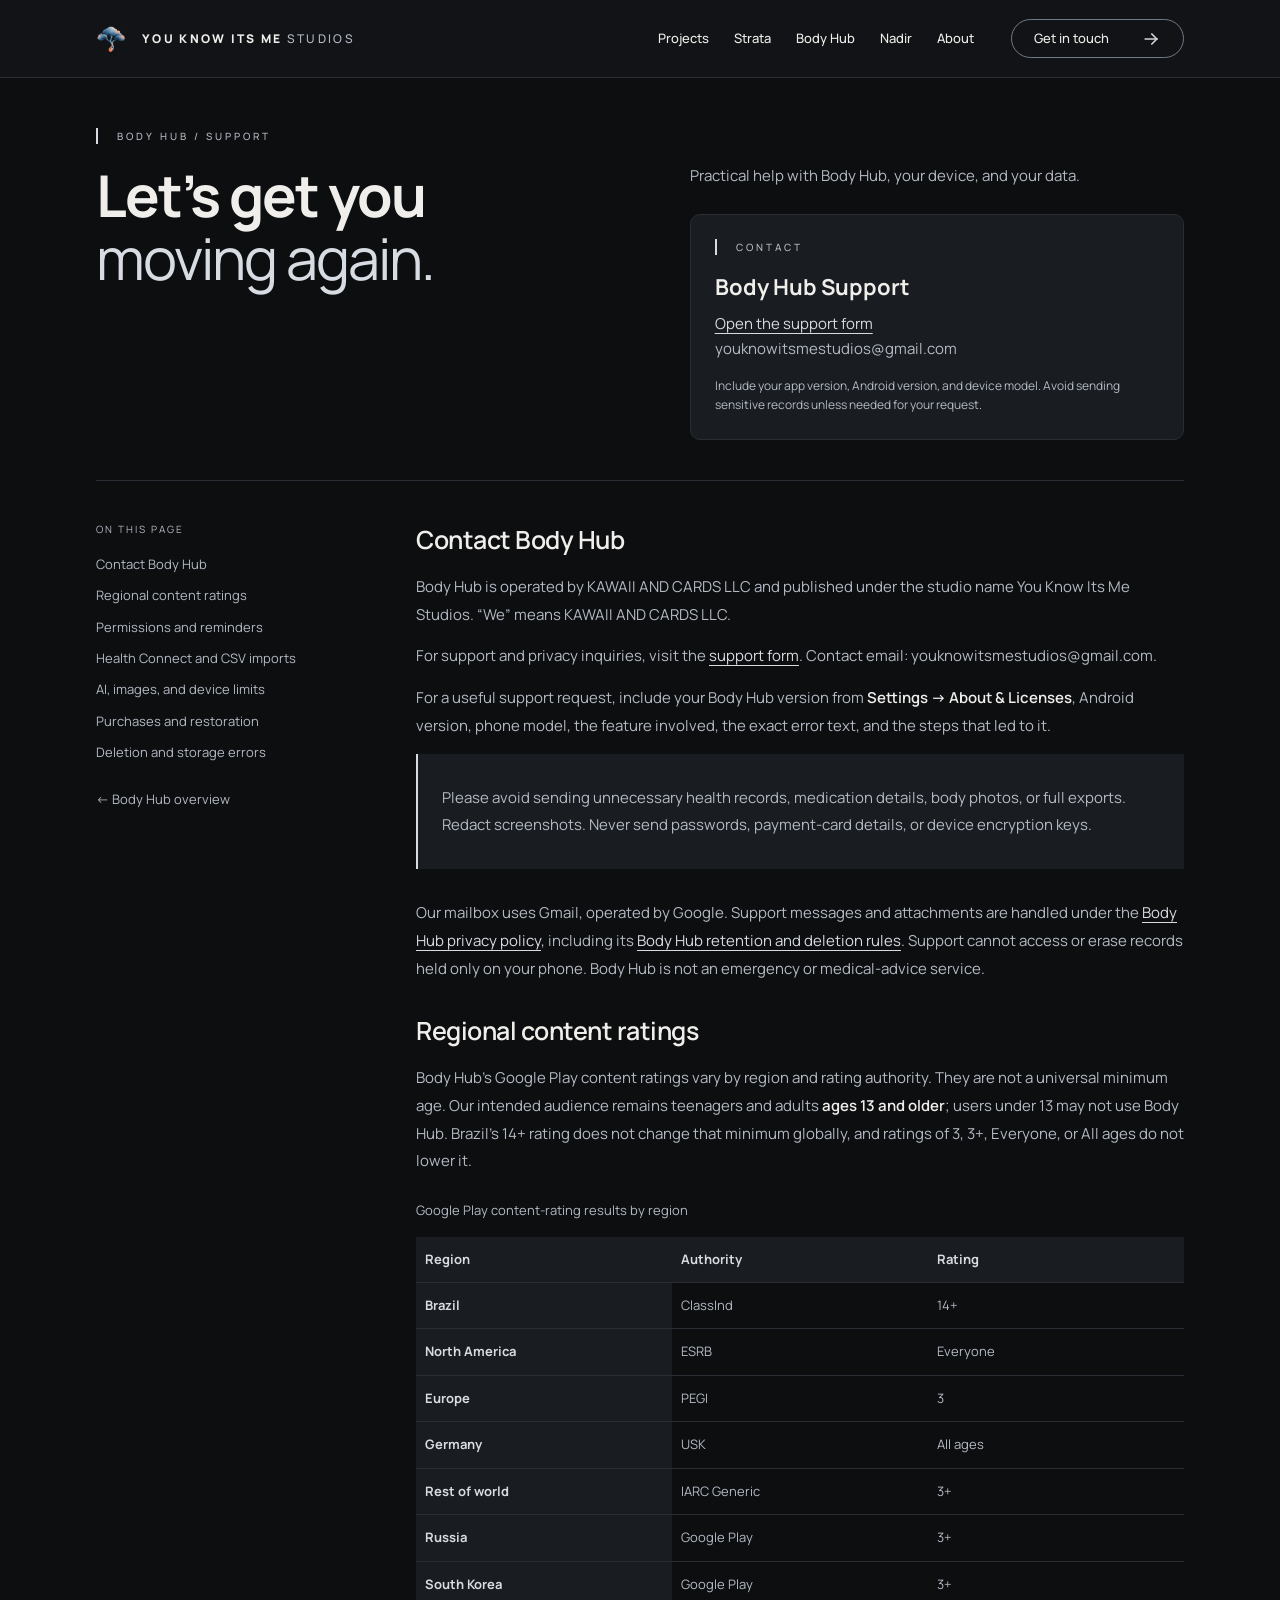
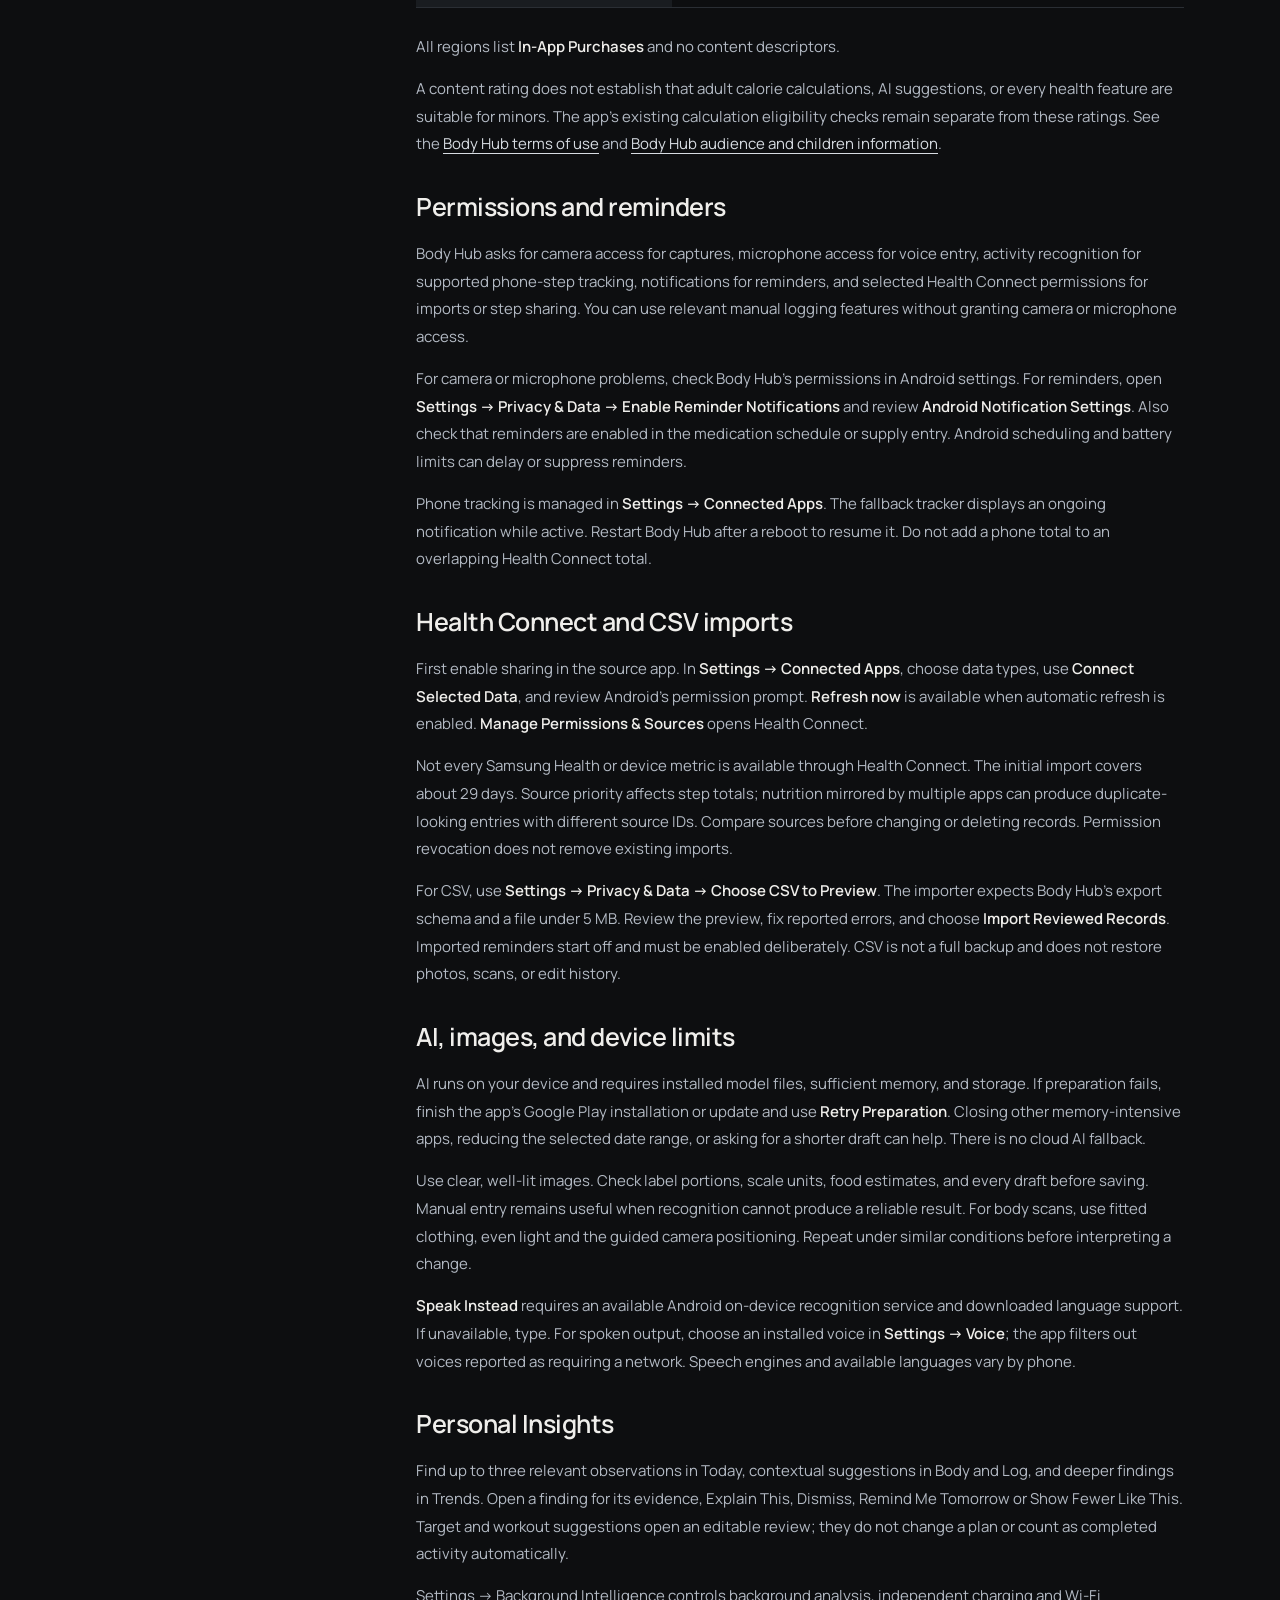
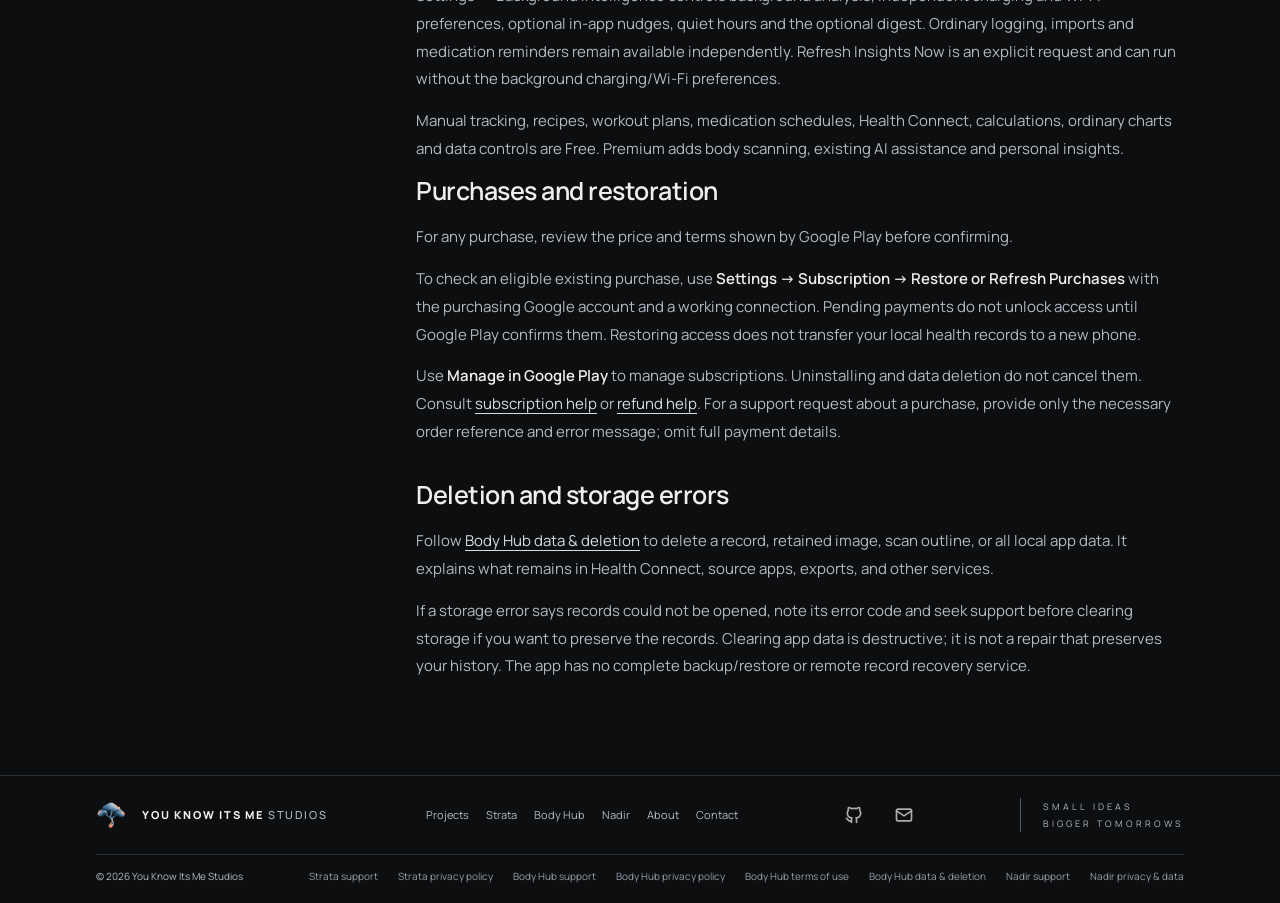
<file: bodyhub/support.html>
<!doctype html>
<html lang="en"><head><meta charset="utf-8"><meta name="viewport" content="width=device-width, initial-scale=1"><meta name="description" content="Practical help with Body Hub, your device, and your data."><meta name="theme-color" content="#0d0e10"><title>Support | Body Hub | You Know Its Me Studios</title><link rel="icon" href="../assets/studio-logo.png" type="image/png"><link rel="stylesheet" href="../styles.css?v=20261007-2"><script src="../script.js?v=20261003-4" defer></script></head>
<body><a class="skip-link" href="#main-content">Skip to content</a><header class="site-header"><div class="shell site-header__inner">
<a class="wordmark" href="../" aria-label="You Know Its Me Studios home"><img src="../assets/studio-logo.png" width="30" height="30" alt=""><span>You Know Its Me <b>Studios</b></span></a>
<button class="menu-toggle" type="button" aria-expanded="false" aria-controls="site-navigation" hidden>Menu</button>
<nav class="site-nav" id="site-navigation" aria-label="Primary navigation"><a href="../#projects">Projects</a><a href="../strata/">Strata</a><a href="../bodyhub/">Body Hub</a><a href="../nadir/">Nadir</a><a href="../about/">About</a><a class="contact-link" href="../support/?product=bodyhub">Get in touch <img src="../assets/icons/arrow-right.svg" alt="" width="20" height="20"></a></nav>
</div></header>
<main id="main-content"><section class="page-hero shell" data-reveal><p class="eyebrow">Body Hub / Support</p><div class="page-hero__grid"><h1>Let’s get you<br><span>moving again.</span></h1><div><p>Practical help with Body Hub, your device, and your data.</p><aside class="support-contact support-contact--hero"><p class="eyebrow">Contact</p><h2>Body Hub Support</h2><a href="../support/?product=bodyhub">Open the support form</a><p class="contact-address">youknowitsmestudios@gmail.com</p><p>Include your app version, Android version, and device model. Avoid sending sensitive records unless needed for your request.</p></aside></div></div></section><div class="legal-layout shell"><aside class="legal-toc" aria-label="On this page"><p>On this page</p><nav><a href="../support/?product=bodyhub">Contact Body Hub</a>
<a href="#content-ratings">Regional content ratings</a>
<a href="#permissions">Permissions and reminders</a>
<a href="#imports">Health Connect and CSV imports</a>
<a href="#ai">AI, images, and device limits</a>
<a href="#purchases">Purchases and restoration</a>
<a href="#deletion">Deletion and storage errors</a></nav><p class="legal-toc__product"><a href="./">← Body Hub overview</a></p></aside><article class="legal-copy">
<section id="contact">
<h2>Contact Body Hub
</h2>
<p>Body Hub is operated by KAWAII AND CARDS LLC and published under the studio name You Know Its Me Studios. “We” means KAWAII AND CARDS LLC.
</p>
<p>For support and privacy inquiries, visit the <a href="../support/?product=bodyhub">support form</a>. Contact email: <span class="contact-address">youknowitsmestudios@gmail.com</span>.
</p>
<p>For a useful support request, include your Body Hub version from <strong>Settings → About &amp; Licenses</strong>, Android version, phone model, the feature involved, the exact error text, and the steps that led to it.
</p>
<div class="callout">
<p>Please avoid sending unnecessary health records, medication details, body photos, or full exports. Redact screenshots. Never send passwords, payment-card details, or device encryption keys.
</p>
</div>
<p>Our mailbox uses Gmail, operated by Google. Support messages and attachments are handled under the <a href="privacy.html#sharing">Body Hub privacy policy</a>, including its <a href="privacy.html#retention">Body Hub retention and deletion rules</a>. Support cannot access or erase records held only on your phone. Body Hub is not an emergency or medical-advice service.
</p>
</section>
<section id="content-ratings">
<h2>Regional content ratings
</h2>
<p>Body Hub’s Google Play content ratings vary by region and rating authority. They are not a universal minimum age. Our intended audience remains teenagers and adults <strong>ages 13 and older</strong>; users under 13 may not use Body Hub. Brazil’s 14+ rating does not change that minimum globally, and ratings of 3, 3+, Everyone, or All ages do not lower it.
</p>
<table class="ratings"><caption>Google Play content-rating results by region</caption><thead><tr><th scope="col">Region</th><th scope="col">Authority</th><th scope="col">Rating</th></tr></thead><tbody>
<tr><th scope="row">Brazil</th><td>ClassInd</td><td>14+</td></tr>
<tr><th scope="row">North America</th><td>ESRB</td><td>Everyone</td></tr>
<tr><th scope="row">Europe</th><td>PEGI</td><td>3</td></tr>
<tr><th scope="row">Germany</th><td>USK</td><td>All ages</td></tr>
<tr><th scope="row">Rest of world</th><td>IARC Generic</td><td>3+</td></tr>
<tr><th scope="row">Russia</th><td>Google Play</td><td>3+</td></tr>
<tr><th scope="row">South Korea</th><td>Google Play</td><td>3+</td></tr>
</tbody></table>
<p>All regions list <strong>In-App Purchases</strong> and no content descriptors.
</p>
<p>A content rating does not establish that adult calorie calculations, AI suggestions, or every health feature are suitable for minors. The app’s existing calculation eligibility checks remain separate from these ratings. See the <a href="terms.html#using">Body Hub terms of use</a> and <a href="privacy.html#audience">Body Hub audience and children information</a>.
</p>
</section>
<section id="permissions">
<h2>Permissions and reminders
</h2>
<p>Body Hub asks for camera access for captures, microphone access for voice entry, activity recognition for supported phone-step tracking, notifications for reminders, and selected Health Connect permissions for imports or step sharing. You can use relevant manual logging features without granting camera or microphone access.
</p>
<p>For camera or microphone problems, check Body Hub’s permissions in Android settings. For reminders, open <strong>Settings → Privacy &amp; Data → Enable Reminder Notifications</strong> and review <strong>Android Notification Settings</strong>. Also check that reminders are enabled in the medication schedule or supply entry. Android scheduling and battery limits can delay or suppress reminders.
</p>
<p>Phone tracking is managed in <strong>Settings → Connected Apps</strong>. The fallback tracker displays an ongoing notification while active. Restart Body Hub after a reboot to resume it. Do not add a phone total to an overlapping Health Connect total.
</p>
</section>
<section id="imports">
<h2>Health Connect and CSV imports
</h2>
<p>First enable sharing in the source app. In <strong>Settings → Connected Apps</strong>, choose data types, use <strong>Connect Selected Data</strong>, and review Android’s permission prompt. <strong>Refresh now</strong> is available when automatic refresh is enabled. <strong>Manage Permissions &amp; Sources</strong> opens Health Connect.
</p>
<p>Not every Samsung Health or device metric is available through Health Connect. The initial import covers about 29 days. Source priority affects step totals; nutrition mirrored by multiple apps can produce duplicate-looking entries with different source IDs. Compare sources before changing or deleting records. Permission revocation does not remove existing imports.
</p>
<p>For CSV, use <strong>Settings → Privacy &amp; Data → Choose CSV to Preview</strong>. The importer expects Body Hub’s export schema and a file under 5 MB. Review the preview, fix reported errors, and choose <strong>Import Reviewed Records</strong>. Imported reminders start off and must be enabled deliberately. CSV is not a full backup and does not restore photos, scans, or edit history.
</p>
</section>
<section id="ai">
<h2>AI, images, and device limits
</h2>
<p>AI runs on your device and requires installed model files, sufficient memory, and storage. If preparation fails, finish the app’s Google Play installation or update and use <strong>Retry Preparation</strong>. Closing other memory-intensive apps, reducing the selected date range, or asking for a shorter draft can help. There is no cloud AI fallback.
</p>
<p>Use clear, well-lit images. Check label portions, scale units, food estimates, and every draft before saving. Manual entry remains useful when recognition cannot produce a reliable result. For body scans, use fitted clothing, even light and the guided camera positioning. Repeat under similar conditions before interpreting a change.
</p>
<p><strong>Speak Instead</strong> requires an available Android on-device recognition service and downloaded language support. If unavailable, type. For spoken output, choose an installed voice in <strong>Settings → Voice</strong>; the app filters out voices reported as requiring a network. Speech engines and available languages vary by phone.
</p>
</section>
<section id="purchases">
<h2>Personal Insights</h2>
<p>Find up to three relevant observations in Today, contextual suggestions in Body and Log, and deeper findings in Trends. Open a finding for its evidence, Explain This, Dismiss, Remind Me Tomorrow or Show Fewer Like This. Target and workout suggestions open an editable review; they do not change a plan or count as completed activity automatically.</p>
<p>Settings → Background Intelligence controls background analysis, independent charging and Wi-Fi preferences, optional in-app nudges, quiet hours and the optional digest. Ordinary logging, imports and medication reminders remain available independently. Refresh Insights Now is an explicit request and can run without the background charging/Wi-Fi preferences.</p>
<p>Manual tracking, recipes, workout plans, medication schedules, Health Connect, calculations, ordinary charts and data controls are Free. Premium adds body scanning, existing AI assistance and personal insights.</p>
<h2>Purchases and restoration
</h2>
<p>For any purchase, review the price and terms shown by Google Play before confirming.
</p>
<p>To check an eligible existing purchase, use <strong>Settings → Subscription → Restore or Refresh Purchases</strong> with the purchasing Google account and a working connection. Pending payments do not unlock access until Google Play confirms them. Restoring access does not transfer your local health records to a new phone.
</p>
<p>Use <strong>Manage in Google Play</strong> to manage subscriptions. Uninstalling and data deletion do not cancel them. Consult <a href="https://support.google.com/googleplay/answer/7018481">subscription help</a> or <a href="https://support.google.com/googleplay/answer/2479637">refund help</a>. For a support request about a purchase, provide only the necessary order reference and error message; omit full payment details.
</p>
</section>
<section id="deletion">
<h2>Deletion and storage errors
</h2>
<p>Follow <a href="data-deletion.html">Body Hub data &amp; deletion</a> to delete a record, retained image, scan outline, or all local app data. It explains what remains in Health Connect, source apps, exports, and other services.
</p>
<p>If a storage error says records could not be opened, note its error code and seek support before clearing storage if you want to preserve the records. Clearing app data is destructive; it is not a repair that preserves your history. The app has no complete backup/restore or remote record recovery service.
</p>
</section>
</article></div></main><footer class="site-footer"><div class="shell footer-main">
<a class="wordmark" href="../" aria-label="You Know Its Me Studios home"><img src="../assets/studio-logo.png" width="30" height="30" alt=""><span>You Know Its Me <b>Studios</b></span></a>
<nav aria-label="Footer navigation"><a href="../#projects">Projects</a><a href="../strata/">Strata</a><a href="../bodyhub/">Body Hub</a><a href="../nadir/">Nadir</a><a href="../about/">About</a><a href="../support/?product=bodyhub">Contact</a></nav>
<div class="footer-social"><a href="https://github.com/You-Know-Its-Me-Studios/youknowitsmestudios" aria-label="Studio on GitHub"><img src="../assets/icons/brand-github.svg" alt="" width="20" height="20"></a><a href="../support/?product=bodyhub" aria-label="Contact the studio through the support form"><img src="../assets/icons/mail.svg" alt="" width="20" height="20"></a></div>
<p class="footer-motto">Small ideas<br>Bigger tomorrows</p>
</div><div class="shell footer-resources"><p>© <span data-current-year>2026</span> You Know Its Me Studios</p><nav aria-label="Support and legal"><a href="../support/?product=strata">Strata support</a><a href="../privacy/strata/">Strata privacy policy</a><a href="../support/?product=bodyhub">Body Hub support</a><a href="../bodyhub/privacy.html">Body Hub privacy policy</a><a href="../bodyhub/terms.html">Body Hub terms of use</a><a href="../bodyhub/data-deletion.html">Body Hub data &amp; deletion</a><a href="../support/?product=nadir">Nadir support</a><a href="../nadir/privacy.html">Nadir privacy &amp; data</a></nav></div></footer></body></html>
</file>
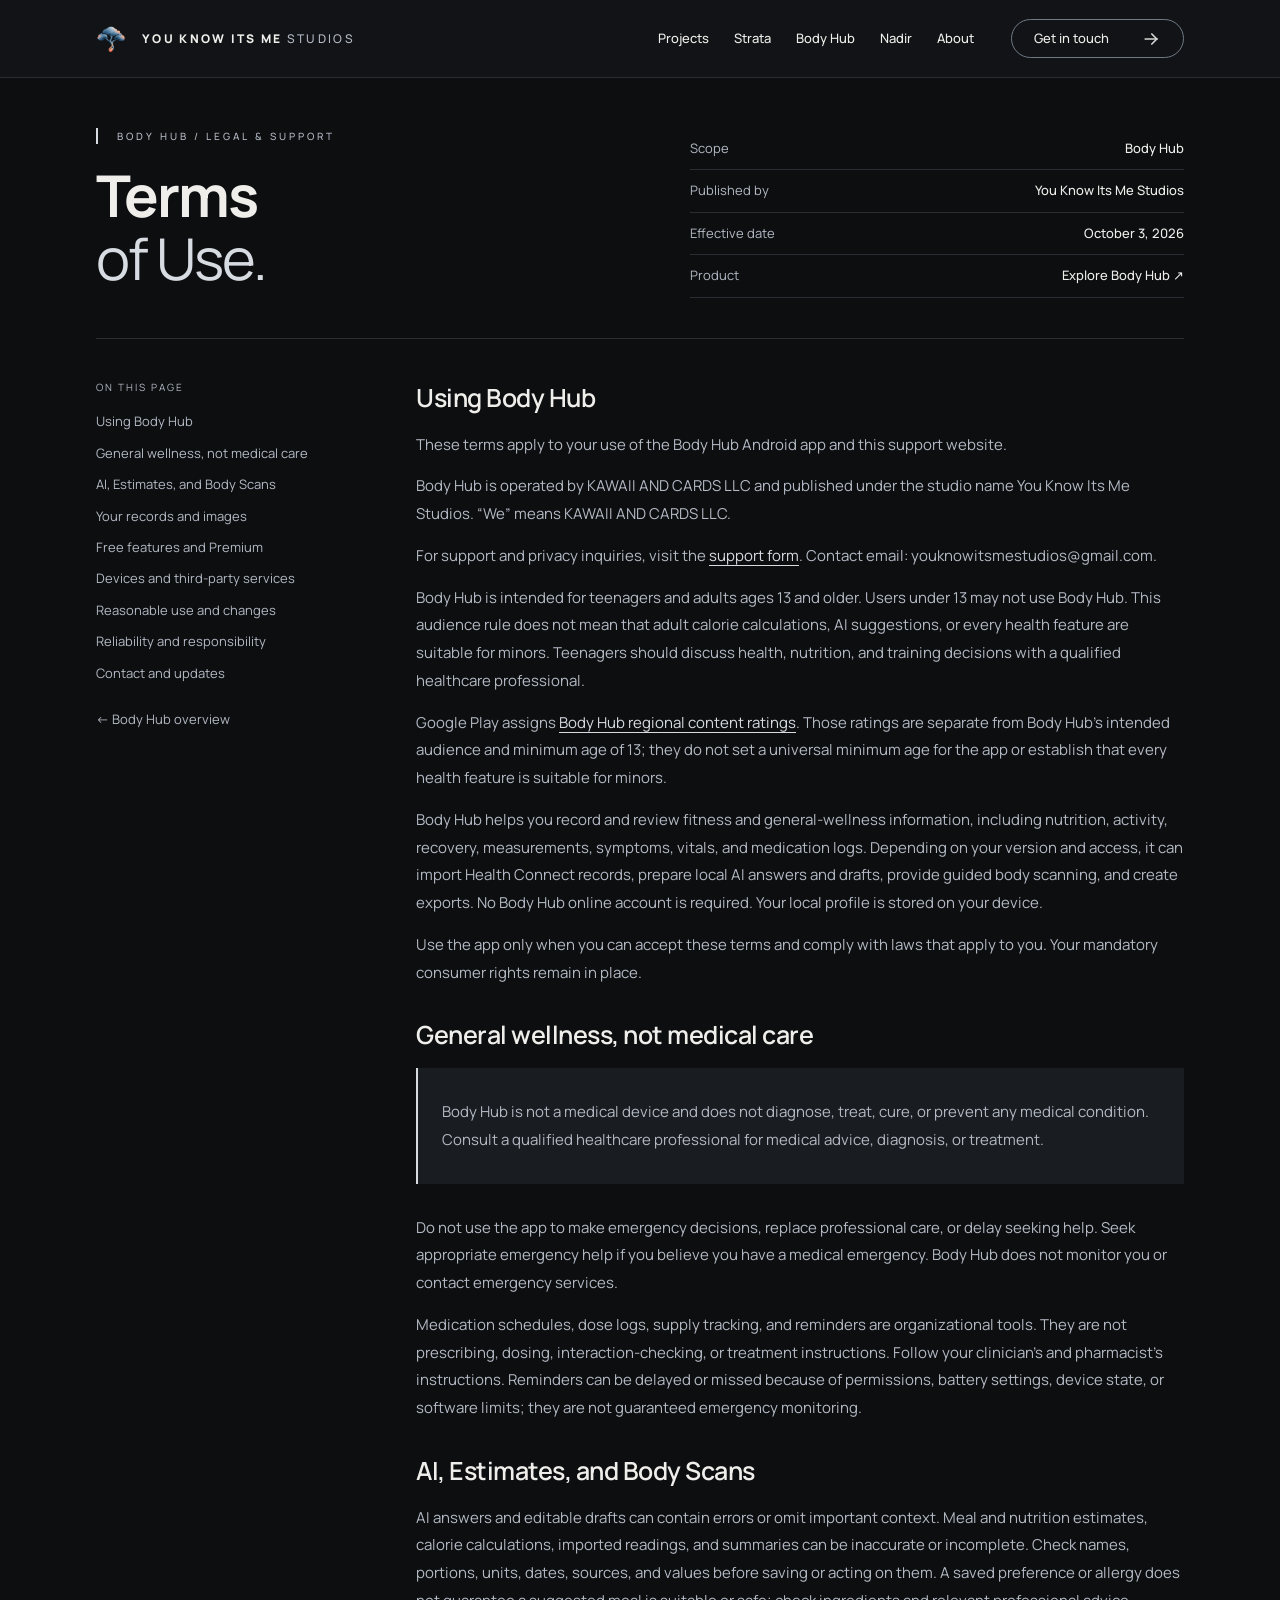
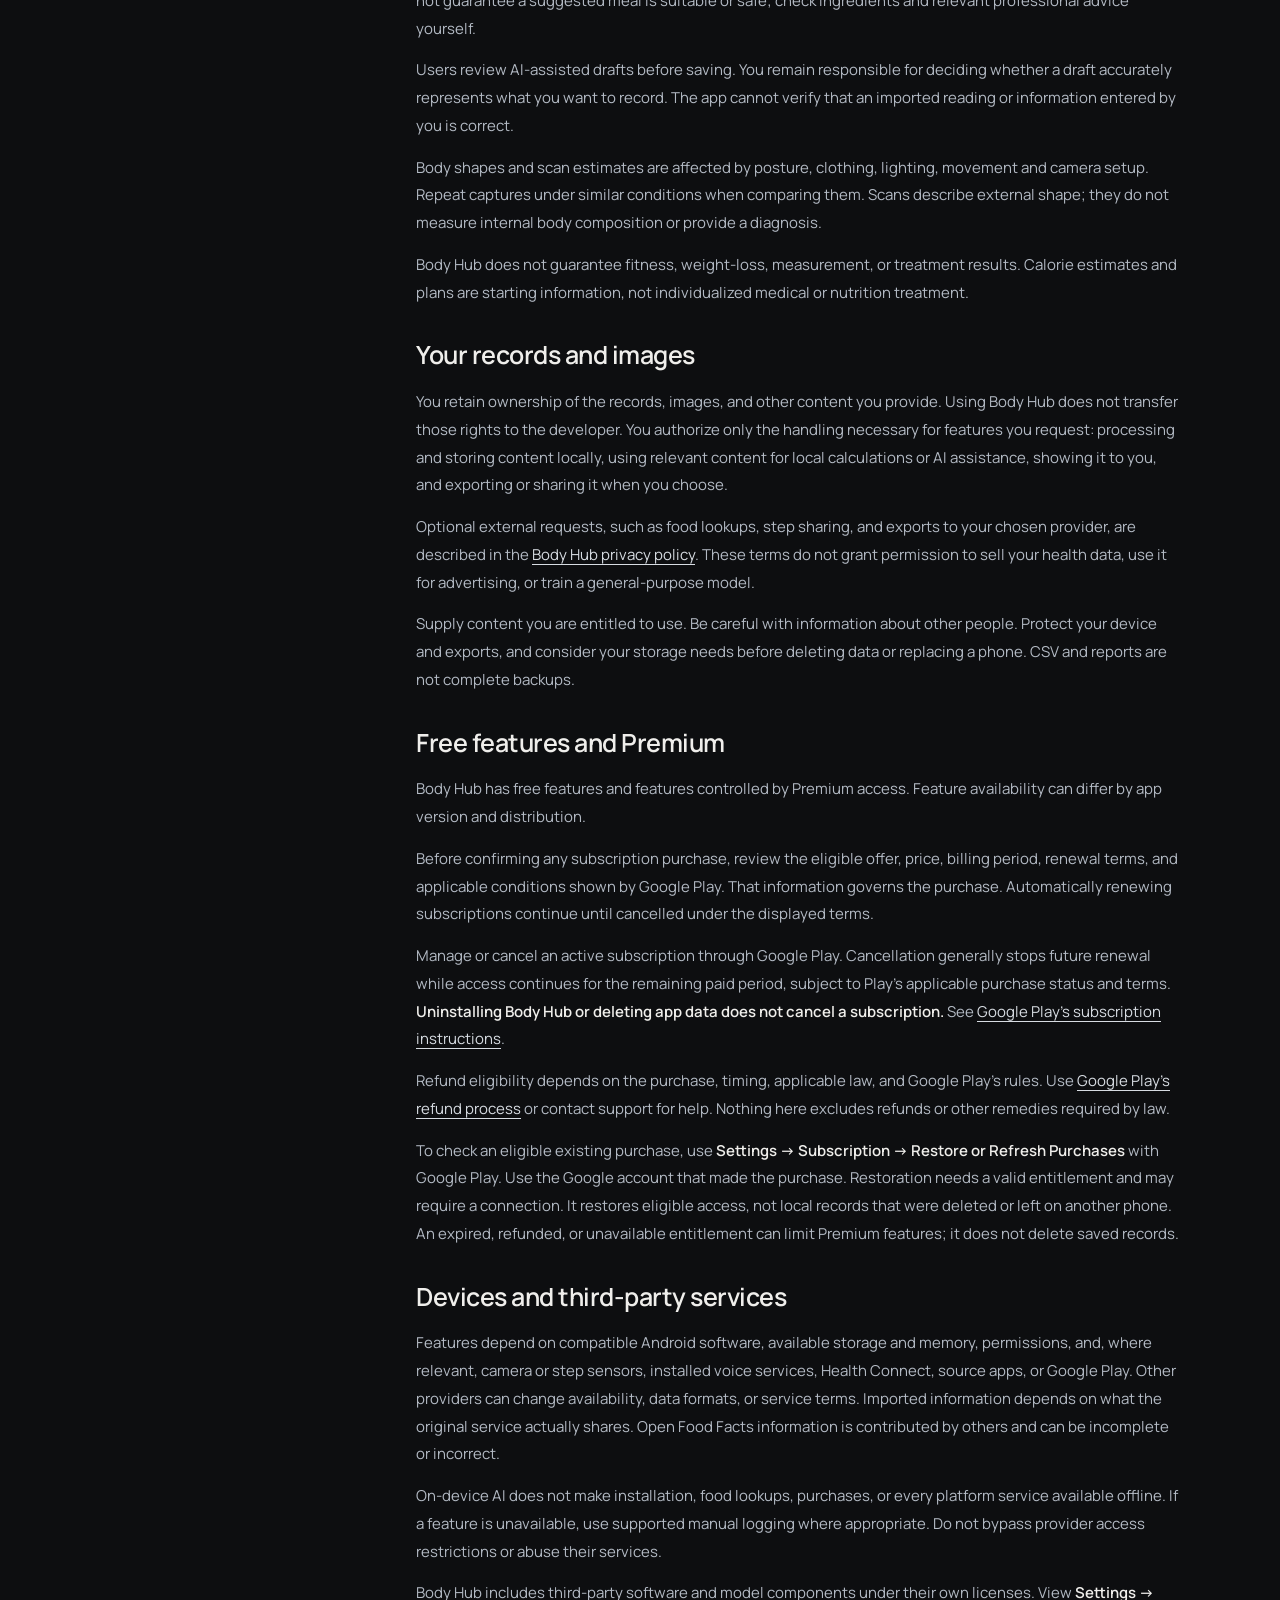
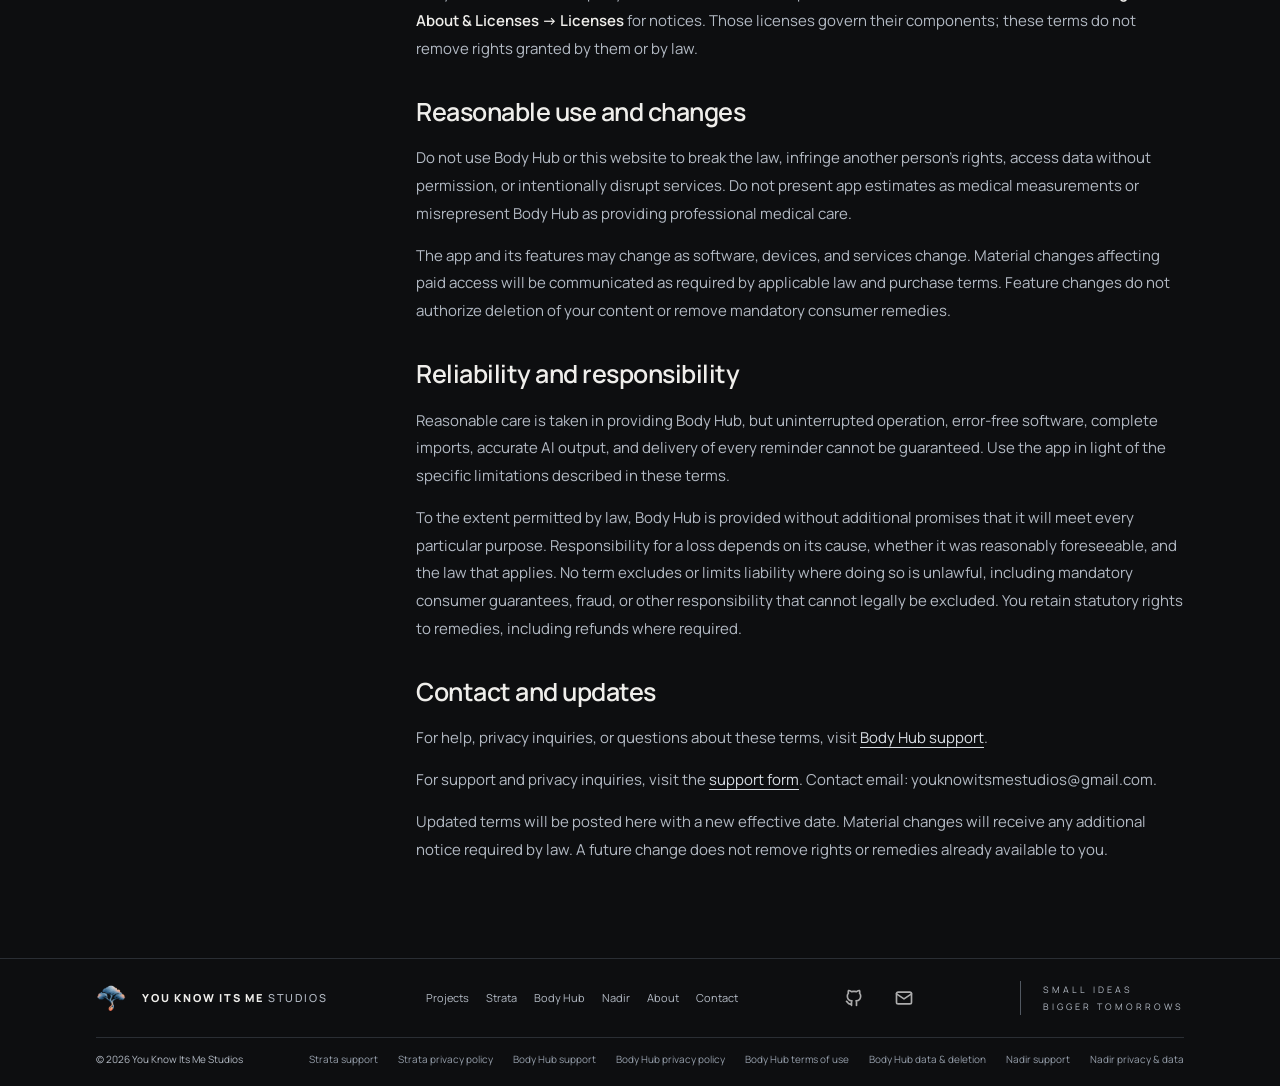
<file: bodyhub/terms.html>
<!doctype html>
<html lang="en"><head><meta charset="utf-8"><meta name="viewport" content="width=device-width, initial-scale=1"><meta name="description" content="The scope of Body Hub, its limitations, and your responsibilities when using it."><meta name="theme-color" content="#0d0e10"><title>Terms of Use | Body Hub | You Know Its Me Studios</title><link rel="icon" href="../assets/studio-logo.png" type="image/png"><link rel="stylesheet" href="../styles.css?v=20261007-2"><script src="../script.js?v=20261003-4" defer></script></head>
<body><a class="skip-link" href="#main-content">Skip to content</a><header class="site-header"><div class="shell site-header__inner">
<a class="wordmark" href="../" aria-label="You Know Its Me Studios home"><img src="../assets/studio-logo.png" width="30" height="30" alt=""><span>You Know Its Me <b>Studios</b></span></a>
<button class="menu-toggle" type="button" aria-expanded="false" aria-controls="site-navigation" hidden>Menu</button>
<nav class="site-nav" id="site-navigation" aria-label="Primary navigation"><a href="../#projects">Projects</a><a href="../strata/">Strata</a><a href="../bodyhub/">Body Hub</a><a href="../nadir/">Nadir</a><a href="../about/">About</a><a class="contact-link" href="../support/?product=bodyhub">Get in touch <img src="../assets/icons/arrow-right.svg" alt="" width="20" height="20"></a></nav>
</div></header>
<main id="main-content"><section class="legal-hero shell" data-reveal><div><p class="eyebrow">Body Hub / Legal &amp; support</p><h1>Terms<br><span>of Use.</span></h1></div><div class="legal-hero__meta"><p><span>Scope</span><strong>Body Hub</strong></p><p><span>Published by</span><strong>You Know Its Me Studios</strong></p><p><span>Effective date</span><strong>October 3, 2026</strong></p><p><span>Product</span><strong><a href="./">Explore Body Hub ↗</a></strong></p></div></section><div class="legal-layout shell"><aside class="legal-toc" aria-label="On this page"><p>On this page</p><nav><a href="#using">Using Body Hub</a>
<a href="#wellness">General wellness, not medical care</a>
<a href="#estimates">AI, Estimates, and Body Scans</a>
<a href="#your-content">Your records and images</a>
<a href="#premium">Free features and Premium</a>
<a href="#dependencies">Devices and third-party services</a>
<a href="#use-rules">Reasonable use and changes</a>
<a href="#responsibility">Reliability and responsibility</a>
<a href="#contact">Contact and updates</a></nav><p class="legal-toc__product"><a href="./">← Body Hub overview</a></p></aside><article class="legal-copy">
<section id="using">
<h2>Using Body Hub
</h2>
<p>These terms apply to your use of the Body Hub Android app and this support website.
</p>
<p>Body Hub is operated by KAWAII AND CARDS LLC and published under the studio name You Know Its Me Studios. “We” means KAWAII AND CARDS LLC.
</p>
<p>For support and privacy inquiries, visit the <a href="../support/?product=bodyhub">support form</a>. Contact email: <span class="contact-address">youknowitsmestudios@gmail.com</span>.
</p>
<p>Body Hub is intended for teenagers and adults ages 13 and older. Users under 13 may not use Body Hub. This audience rule does not mean that adult calorie calculations, AI suggestions, or every health feature are suitable for minors. Teenagers should discuss health, nutrition, and training decisions with a qualified healthcare professional.
</p>
<p>Google Play assigns <a href="support.html#content-ratings">Body Hub regional content ratings</a>. Those ratings are separate from Body Hub’s intended audience and minimum age of 13; they do not set a universal minimum age for the app or establish that every health feature is suitable for minors.
</p>
<p>Body Hub helps you record and review fitness and general-wellness information, including nutrition, activity, recovery, measurements, symptoms, vitals, and medication logs. Depending on your version and access, it can import Health Connect records, prepare local AI answers and drafts, provide guided body scanning, and create exports. No Body Hub online account is required. Your local profile is stored on your device.
</p>
<p>Use the app only when you can accept these terms and comply with laws that apply to you. Your mandatory consumer rights remain in place.
</p>
</section>
<section id="wellness">
<h2>General wellness, not medical care
</h2>
<div class="callout">
<p>Body Hub is not a medical device and does not diagnose, treat, cure, or prevent any medical condition. Consult a qualified healthcare professional for medical advice, diagnosis, or treatment.
</p>
</div>
<p>Do not use the app to make emergency decisions, replace professional care, or delay seeking help. Seek appropriate emergency help if you believe you have a medical emergency. Body Hub does not monitor you or contact emergency services.
</p>
<p>Medication schedules, dose logs, supply tracking, and reminders are organizational tools. They are not prescribing, dosing, interaction-checking, or treatment instructions. Follow your clinician’s and pharmacist’s instructions. Reminders can be delayed or missed because of permissions, battery settings, device state, or software limits; they are not guaranteed emergency monitoring.
</p>
</section>
<section id="estimates">
<h2>AI, Estimates, and Body Scans
</h2>
<p>AI answers and editable drafts can contain errors or omit important context. Meal and nutrition estimates, calorie calculations, imported readings, and summaries can be inaccurate or incomplete. Check names, portions, units, dates, sources, and values before saving or acting on them. A saved preference or allergy does not guarantee a suggested meal is suitable or safe; check ingredients and relevant professional advice yourself.
</p>
<p>Users review AI-assisted drafts before saving. You remain responsible for deciding whether a draft accurately represents what you want to record. The app cannot verify that an imported reading or information entered by you is correct.
</p>
<p>Body shapes and scan estimates are affected by posture, clothing, lighting, movement and camera setup. Repeat captures under similar conditions when comparing them. Scans describe external shape; they do not measure internal body composition or provide a diagnosis.
</p>
<p>Body Hub does not guarantee fitness, weight-loss, measurement, or treatment results. Calorie estimates and plans are starting information, not individualized medical or nutrition treatment.
</p>
</section>
<section id="your-content">
<h2>Your records and images
</h2>
<p>You retain ownership of the records, images, and other content you provide. Using Body Hub does not transfer those rights to the developer. You authorize only the handling necessary for features you request: processing and storing content locally, using relevant content for local calculations or AI assistance, showing it to you, and exporting or sharing it when you choose.
</p>
<p>Optional external requests, such as food lookups, step sharing, and exports to your chosen provider, are described in the <a href="privacy.html">Body Hub privacy policy</a>. These terms do not grant permission to sell your health data, use it for advertising, or train a general-purpose model.
</p>
<p>Supply content you are entitled to use. Be careful with information about other people. Protect your device and exports, and consider your storage needs before deleting data or replacing a phone. CSV and reports are not complete backups.
</p>
</section>
<section id="premium">
<h2>Free features and Premium
</h2>
<p>Body Hub has free features and features controlled by Premium access. Feature availability can differ by app version and distribution.
</p>
<p>Before confirming any subscription purchase, review the eligible offer, price, billing period, renewal terms, and applicable conditions shown by Google Play. That information governs the purchase. Automatically renewing subscriptions continue until cancelled under the displayed terms.
</p>
<p>Manage or cancel an active subscription through Google Play. Cancellation generally stops future renewal while access continues for the remaining paid period, subject to Play’s applicable purchase status and terms. <strong>Uninstalling Body Hub or deleting app data does not cancel a subscription.</strong> See <a href="https://support.google.com/googleplay/answer/7018481">Google Play’s subscription instructions</a>.
</p>
<p>Refund eligibility depends on the purchase, timing, applicable law, and Google Play’s rules. Use <a href="https://support.google.com/googleplay/answer/2479637">Google Play’s refund process</a> or contact support for help. Nothing here excludes refunds or other remedies required by law.
</p>
<p>To check an eligible existing purchase, use <strong>Settings → Subscription → Restore or Refresh Purchases</strong> with Google Play. Use the Google account that made the purchase. Restoration needs a valid entitlement and may require a connection. It restores eligible access, not local records that were deleted or left on another phone. An expired, refunded, or unavailable entitlement can limit Premium features; it does not delete saved records.
</p>
</section>
<section id="dependencies">
<h2>Devices and third-party services
</h2>
<p>Features depend on compatible Android software, available storage and memory, permissions, and, where relevant, camera or step sensors, installed voice services, Health Connect, source apps, or Google Play. Other providers can change availability, data formats, or service terms. Imported information depends on what the original service actually shares. Open Food Facts information is contributed by others and can be incomplete or incorrect.
</p>
<p>On-device AI does not make installation, food lookups, purchases, or every platform service available offline. If a feature is unavailable, use supported manual logging where appropriate. Do not bypass provider access restrictions or abuse their services.
</p>
<p>Body Hub includes third-party software and model components under their own licenses. View <strong>Settings → About &amp; Licenses → Licenses</strong> for notices. Those licenses govern their components; these terms do not remove rights granted by them or by law.
</p>
</section>
<section id="use-rules">
<h2>Reasonable use and changes
</h2>
<p>Do not use Body Hub or this website to break the law, infringe another person’s rights, access data without permission, or intentionally disrupt services. Do not present app estimates as medical measurements or misrepresent Body Hub as providing professional medical care.
</p>
<p>The app and its features may change as software, devices, and services change. Material changes affecting paid access will be communicated as required by applicable law and purchase terms. Feature changes do not authorize deletion of your content or remove mandatory consumer remedies.
</p>
</section>
<section id="responsibility">
<h2>Reliability and responsibility
</h2>
<p>Reasonable care is taken in providing Body Hub, but uninterrupted operation, error-free software, complete imports, accurate AI output, and delivery of every reminder cannot be guaranteed. Use the app in light of the specific limitations described in these terms.
</p>
<p>To the extent permitted by law, Body Hub is provided without additional promises that it will meet every particular purpose. Responsibility for a loss depends on its cause, whether it was reasonably foreseeable, and the law that applies. No term excludes or limits liability where doing so is unlawful, including mandatory consumer guarantees, fraud, or other responsibility that cannot legally be excluded. You retain statutory rights to remedies, including refunds where required.
</p>
</section>
<section id="contact">
<h2>Contact and updates
</h2>
<p>For help, privacy inquiries, or questions about these terms, visit <a href="../support/?product=bodyhub">Body Hub support</a>.
</p>
<p>For support and privacy inquiries, visit the <a href="../support/?product=bodyhub">support form</a>. Contact email: <span class="contact-address">youknowitsmestudios@gmail.com</span>.
</p>
<p>Updated terms will be posted here with a new effective date. Material changes will receive any additional notice required by law. A future change does not remove rights or remedies already available to you.
</p>
</section>
</article></div></main><footer class="site-footer"><div class="shell footer-main">
<a class="wordmark" href="../" aria-label="You Know Its Me Studios home"><img src="../assets/studio-logo.png" width="30" height="30" alt=""><span>You Know Its Me <b>Studios</b></span></a>
<nav aria-label="Footer navigation"><a href="../#projects">Projects</a><a href="../strata/">Strata</a><a href="../bodyhub/">Body Hub</a><a href="../nadir/">Nadir</a><a href="../about/">About</a><a href="../support/?product=bodyhub">Contact</a></nav>
<div class="footer-social"><a href="https://github.com/You-Know-Its-Me-Studios/youknowitsmestudios" aria-label="Studio on GitHub"><img src="../assets/icons/brand-github.svg" alt="" width="20" height="20"></a><a href="../support/?product=bodyhub" aria-label="Contact the studio through the support form"><img src="../assets/icons/mail.svg" alt="" width="20" height="20"></a></div>
<p class="footer-motto">Small ideas<br>Bigger tomorrows</p>
</div><div class="shell footer-resources"><p>© <span data-current-year>2026</span> You Know Its Me Studios</p><nav aria-label="Support and legal"><a href="../support/?product=strata">Strata support</a><a href="../privacy/strata/">Strata privacy policy</a><a href="../support/?product=bodyhub">Body Hub support</a><a href="../bodyhub/privacy.html">Body Hub privacy policy</a><a href="../bodyhub/terms.html">Body Hub terms of use</a><a href="../bodyhub/data-deletion.html">Body Hub data &amp; deletion</a><a href="../support/?product=nadir">Nadir support</a><a href="../nadir/privacy.html">Nadir privacy &amp; data</a></nav></div></footer></body></html>
</file>
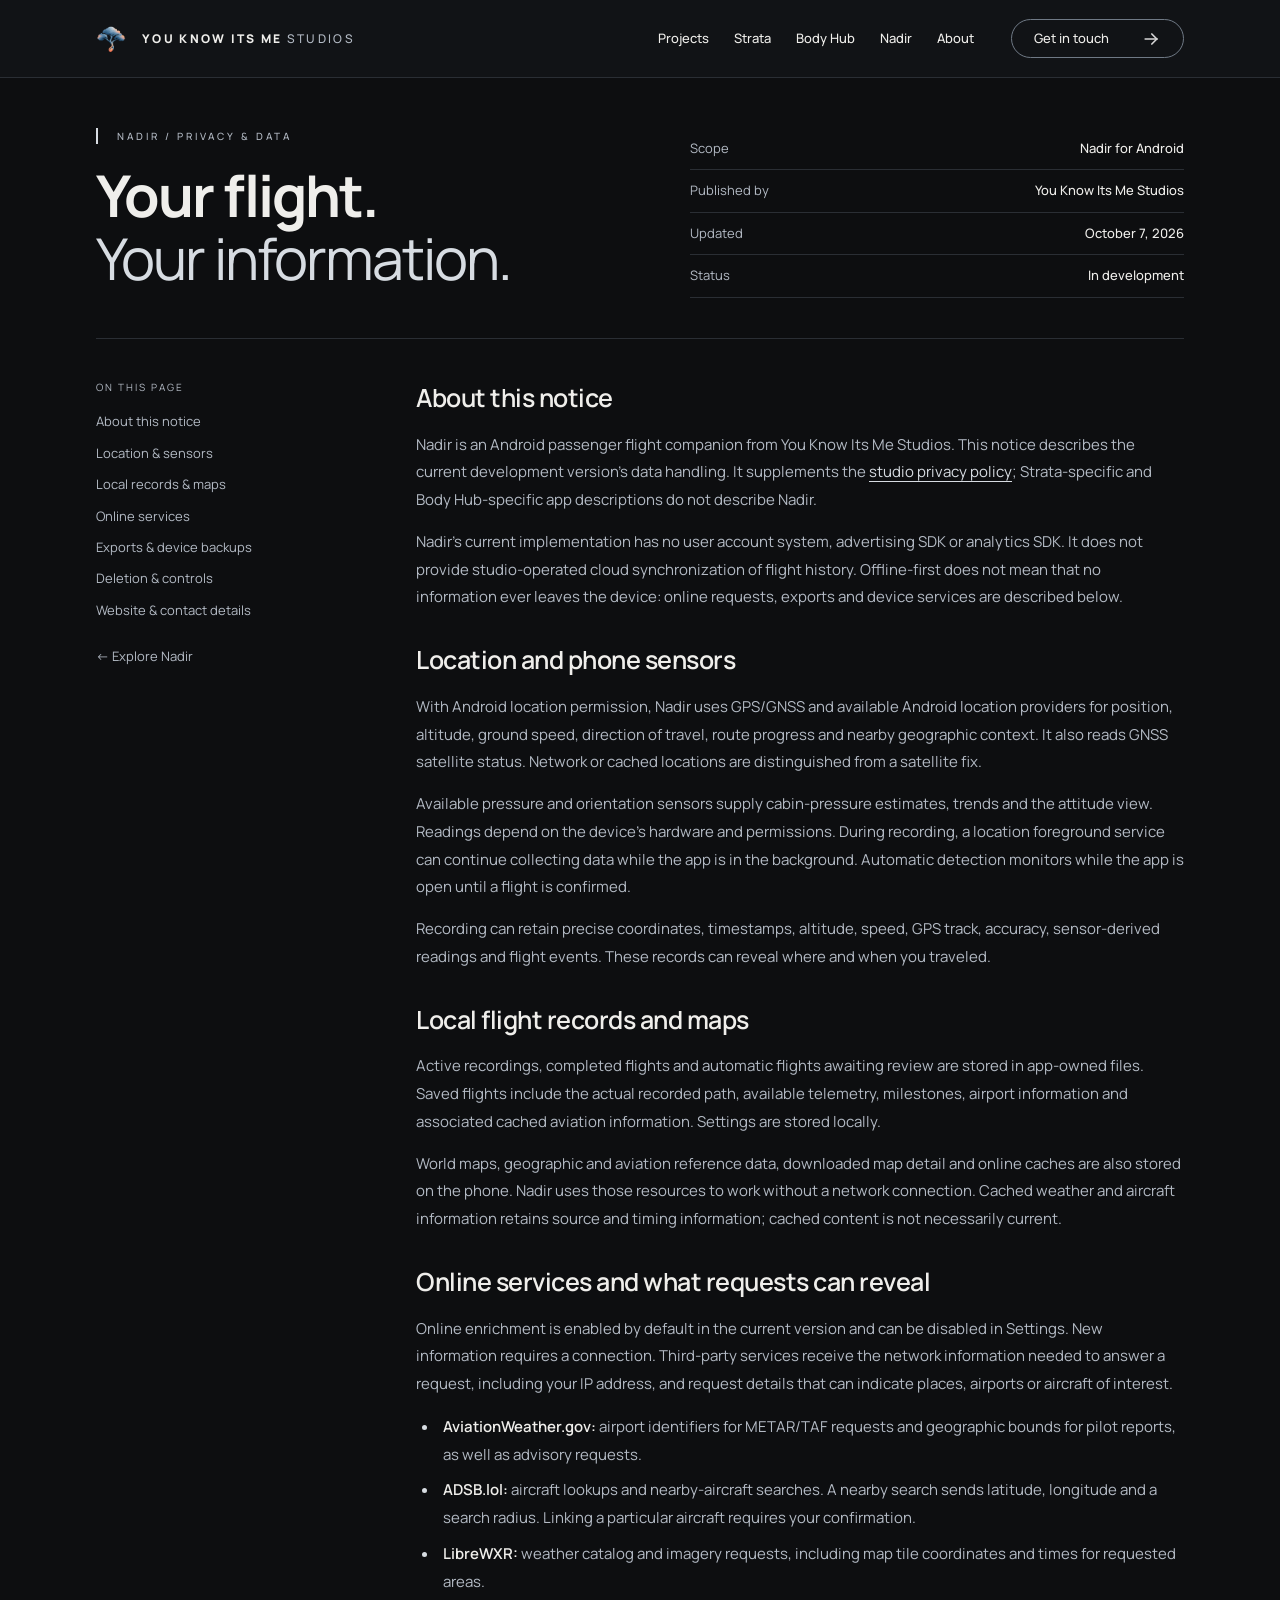
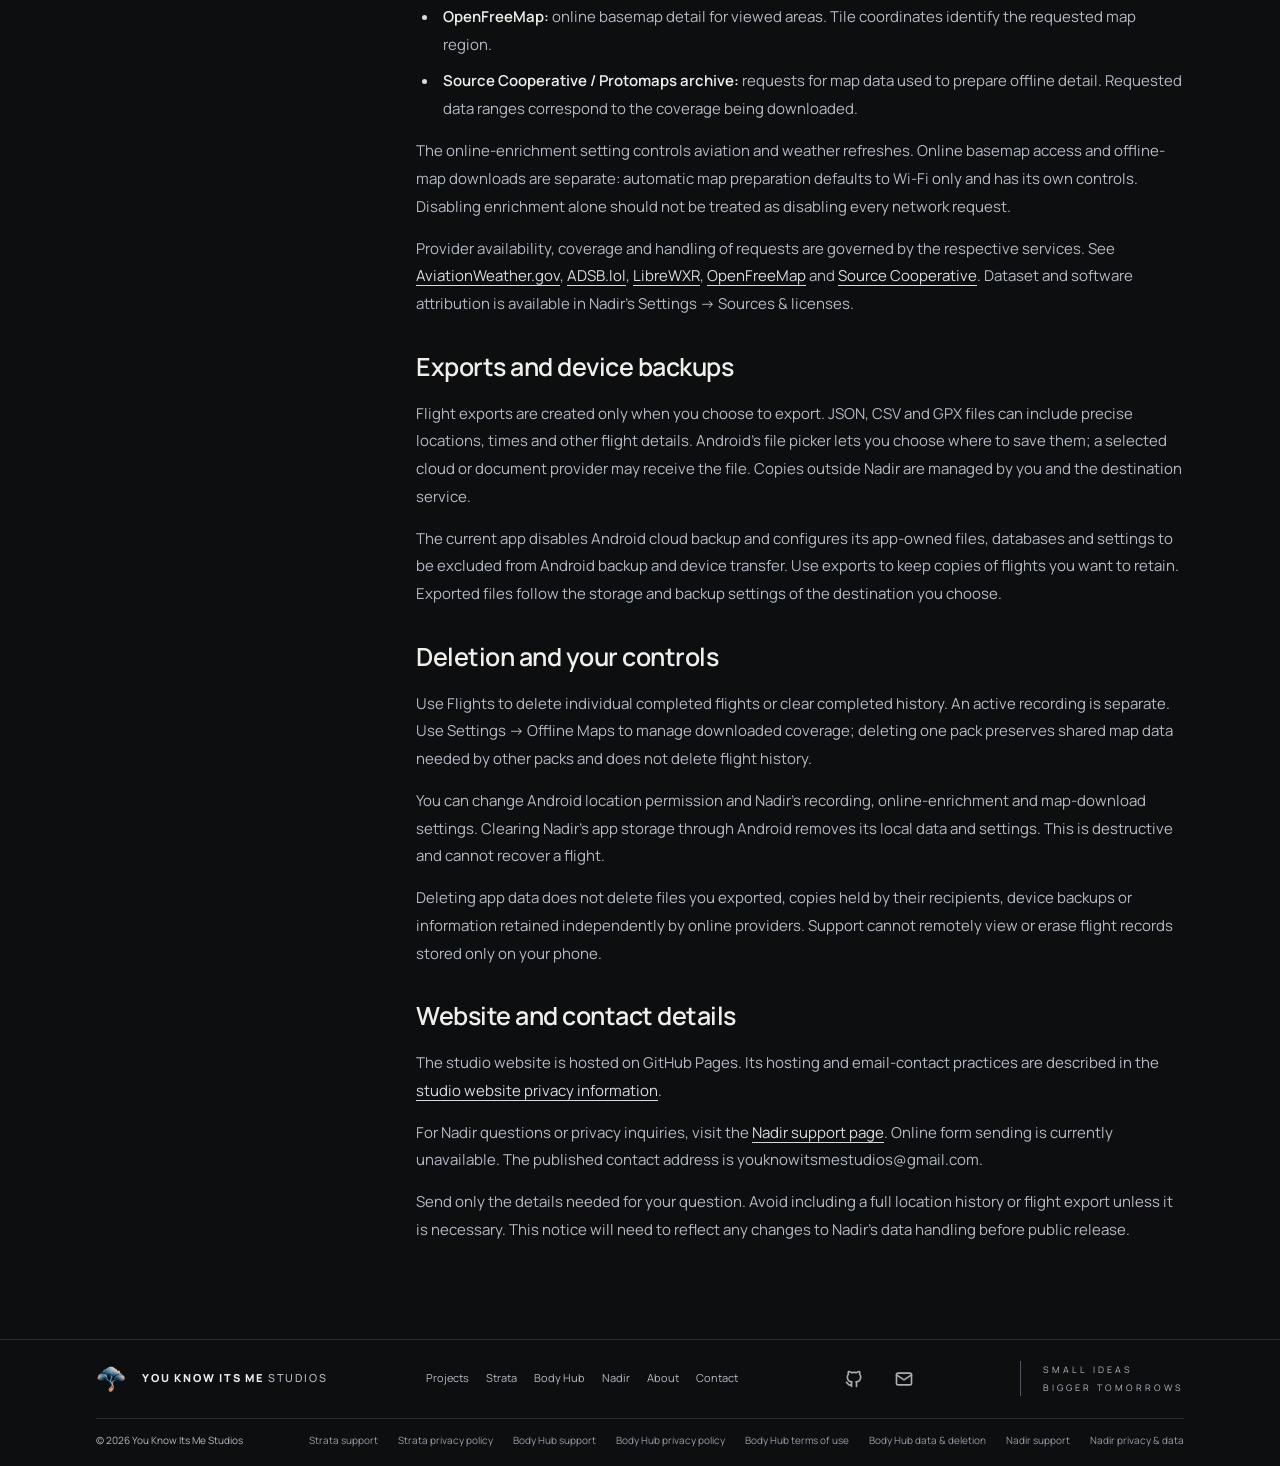
<file: nadir/privacy.html>
<!doctype html>
<html lang="en">
  <head>
    <meta charset="utf-8">
    <meta name="viewport" content="width=device-width, initial-scale=1">
    <meta name="description" content="How the current Nadir Android app uses location and phone sensors, stores flights and maps, contacts online providers and exports data.">
    <meta name="theme-color" content="#0d0e10">
    <meta property="og:title" content="Nadir Privacy &amp; Data | You Know Its Me Studios">
    <meta property="og:description" content="Location, local flight records, offline maps, optional online services and your data choices in Nadir.">
    <meta property="og:type" content="website">
    <meta property="og:url" content="https://you-know-its-me-studios.github.io/youknowitsmestudios/nadir/privacy.html">
    <title>Privacy &amp; Data | Nadir | You Know Its Me Studios</title>
    <link rel="icon" href="../assets/studio-logo.png" type="image/png">
    <link rel="stylesheet" href="../styles.css?v=20261007-2">
    <script src="../script.js?v=20261003-4" defer></script>
  </head>
  <body>
    <a class="skip-link" href="#main-content">Skip to content</a>
    <header class="site-header"><div class="shell site-header__inner">
<a class="wordmark" href="../" aria-label="You Know Its Me Studios home"><img src="../assets/studio-logo.png" width="30" height="30" alt=""><span>You Know Its Me <b>Studios</b></span></a>
<button class="menu-toggle" type="button" aria-expanded="false" aria-controls="site-navigation" hidden>Menu</button>
<nav class="site-nav" id="site-navigation" aria-label="Primary navigation"><a href="../#projects">Projects</a><a href="../strata/">Strata</a><a href="../bodyhub/">Body Hub</a><a href="../nadir/">Nadir</a><a href="../about/">About</a><a class="contact-link" href="../support/?product=nadir">Get in touch <img src="../assets/icons/arrow-right.svg" alt="" width="20" height="20"></a></nav>
</div></header>
    <main id="main-content">
      <section class="legal-hero shell"><div><p class="eyebrow">Nadir / Privacy &amp; data</p><h1>Your flight.<br><span>Your information.</span></h1></div><div class="legal-hero__meta"><p><span>Scope</span><strong>Nadir for Android</strong></p><p><span>Published by</span><strong>You Know Its Me Studios</strong></p><p><span>Updated</span><strong>October 7, 2026</strong></p><p><span>Status</span><strong>In development</strong></p></div></section>
      <div class="legal-layout shell">
        <aside class="legal-toc" aria-label="On this page"><p>On this page</p><nav><a href="#scope">About this notice</a><a href="#location">Location &amp; sensors</a><a href="#storage">Local records &amp; maps</a><a href="#online">Online services</a><a href="#exports">Exports &amp; device backups</a><a href="#deletion">Deletion &amp; controls</a><a href="#contact">Website &amp; contact details</a></nav><p class="legal-toc__product"><a href="./">← Explore Nadir</a></p></aside>
        <article class="legal-copy">
          <section id="scope"><h2>About this notice</h2><p>Nadir is an Android passenger flight companion from You Know Its Me Studios. This notice describes the current development version's data handling. It supplements the <a href="../privacy/strata/#scope">studio privacy policy</a>; Strata-specific and Body Hub-specific app descriptions do not describe Nadir.</p><p>Nadir's current implementation has no user account system, advertising SDK or analytics SDK. It does not provide studio-operated cloud synchronization of flight history. Offline-first does not mean that no information ever leaves the device: online requests, exports and device services are described below.</p></section>
          <section id="location"><h2>Location and phone sensors</h2><p>With Android location permission, Nadir uses GPS/GNSS and available Android location providers for position, altitude, ground speed, direction of travel, route progress and nearby geographic context. It also reads GNSS satellite status. Network or cached locations are distinguished from a satellite fix.</p><p>Available pressure and orientation sensors supply cabin-pressure estimates, trends and the attitude view. Readings depend on the device's hardware and permissions. During recording, a location foreground service can continue collecting data while the app is in the background. Automatic detection monitors while the app is open until a flight is confirmed.</p><p>Recording can retain precise coordinates, timestamps, altitude, speed, GPS track, accuracy, sensor-derived readings and flight events. These records can reveal where and when you traveled.</p></section>
          <section id="storage"><h2>Local flight records and maps</h2><p>Active recordings, completed flights and automatic flights awaiting review are stored in app-owned files. Saved flights include the actual recorded path, available telemetry, milestones, airport information and associated cached aviation information. Settings are stored locally.</p><p>World maps, geographic and aviation reference data, downloaded map detail and online caches are also stored on the phone. Nadir uses those resources to work without a network connection. Cached weather and aircraft information retains source and timing information; cached content is not necessarily current.</p></section>
          <section id="online"><h2>Online services and what requests can reveal</h2><p>Online enrichment is enabled by default in the current version and can be disabled in Settings. New information requires a connection. Third-party services receive the network information needed to answer a request, including your IP address, and request details that can indicate places, airports or aircraft of interest.</p><ul><li><strong>AviationWeather.gov:</strong> airport identifiers for METAR/TAF requests and geographic bounds for pilot reports, as well as advisory requests.</li><li><strong>ADSB.lol:</strong> aircraft lookups and nearby-aircraft searches. A nearby search sends latitude, longitude and a search radius. Linking a particular aircraft requires your confirmation.</li><li><strong>LibreWXR:</strong> weather catalog and imagery requests, including map tile coordinates and times for requested areas.</li><li><strong>OpenFreeMap:</strong> online basemap detail for viewed areas. Tile coordinates identify the requested map region.</li><li><strong>Source Cooperative / Protomaps archive:</strong> requests for map data used to prepare offline detail. Requested data ranges correspond to the coverage being downloaded.</li></ul><p>The online-enrichment setting controls aviation and weather refreshes. Online basemap access and offline-map downloads are separate: automatic map preparation defaults to Wi-Fi only and has its own controls. Disabling enrichment alone should not be treated as disabling every network request.</p><p>Provider availability, coverage and handling of requests are governed by the respective services. See <a href="https://aviationweather.gov/">AviationWeather.gov</a>, <a href="https://www.adsb.lol/">ADSB.lol</a>, <a href="https://librewxr.net/">LibreWXR</a>, <a href="https://openfreemap.org/">OpenFreeMap</a> and <a href="https://source.coop/">Source Cooperative</a>. Dataset and software attribution is available in Nadir's Settings → Sources &amp; licenses.</p></section>
          <section id="exports"><h2>Exports and device backups</h2><p>Flight exports are created only when you choose to export. JSON, CSV and GPX files can include precise locations, times and other flight details. Android's file picker lets you choose where to save them; a selected cloud or document provider may receive the file. Copies outside Nadir are managed by you and the destination service.</p><p>The current app disables Android cloud backup and configures its app-owned files, databases and settings to be excluded from Android backup and device transfer. Use exports to keep copies of flights you want to retain. Exported files follow the storage and backup settings of the destination you choose.</p></section>
          <section id="deletion"><h2>Deletion and your controls</h2><p>Use Flights to delete individual completed flights or clear completed history. An active recording is separate. Use Settings → Offline Maps to manage downloaded coverage; deleting one pack preserves shared map data needed by other packs and does not delete flight history.</p><p>You can change Android location permission and Nadir's recording, online-enrichment and map-download settings. Clearing Nadir's app storage through Android removes its local data and settings. This is destructive and cannot recover a flight.</p><p>Deleting app data does not delete files you exported, copies held by their recipients, device backups or information retained independently by online providers. Support cannot remotely view or erase flight records stored only on your phone.</p></section>
          <section id="contact"><h2>Website and contact details</h2><p>The studio website is hosted on GitHub Pages. Its hosting and email-contact practices are described in the <a href="../privacy/strata/#company-website">studio website privacy information</a>.</p><p>For Nadir questions or privacy inquiries, visit the <a href="../support/?product=nadir">Nadir support page</a>. Online form sending is currently unavailable. The published contact address is <span class="contact-address">youknowitsmestudios@gmail.com</span>.</p><p>Send only the details needed for your question. Avoid including a full location history or flight export unless it is necessary. This notice will need to reflect any changes to Nadir's data handling before public release.</p></section>
        </article>
      </div>
    </main>
    <footer class="site-footer"><div class="shell footer-main">
<a class="wordmark" href="../" aria-label="You Know Its Me Studios home"><img src="../assets/studio-logo.png" width="30" height="30" alt=""><span>You Know Its Me <b>Studios</b></span></a>
<nav aria-label="Footer navigation"><a href="../#projects">Projects</a><a href="../strata/">Strata</a><a href="../bodyhub/">Body Hub</a><a href="../nadir/">Nadir</a><a href="../about/">About</a><a href="../support/?product=nadir">Contact</a></nav>
<div class="footer-social"><a href="https://github.com/You-Know-Its-Me-Studios/youknowitsmestudios" aria-label="Studio on GitHub"><img src="../assets/icons/brand-github.svg" alt="" width="20" height="20"></a><a href="../support/?product=nadir" aria-label="Contact the studio through the support form"><img src="../assets/icons/mail.svg" alt="" width="20" height="20"></a></div>
<p class="footer-motto">Small ideas<br>Bigger tomorrows</p>
</div><div class="shell footer-resources"><p>© <span data-current-year>2026</span> You Know Its Me Studios</p><nav aria-label="Support and legal"><a href="../support/?product=strata">Strata support</a><a href="../privacy/strata/">Strata privacy policy</a><a href="../support/?product=bodyhub">Body Hub support</a><a href="../bodyhub/privacy.html">Body Hub privacy policy</a><a href="../bodyhub/terms.html">Body Hub terms of use</a><a href="../bodyhub/data-deletion.html">Body Hub data &amp; deletion</a><a href="../support/?product=nadir">Nadir support</a><a href="../nadir/privacy.html">Nadir privacy &amp; data</a></nav></div></footer>
  </body>
</html>
</file>
<file: styles.css>
/* Shared studio design. All fonts and visual assets are served locally. */
@font-face {
  font-family:Manrope;
  font-style:normal;
  font-weight:400;
  font-display:swap;
  src:url("assets/fonts/manrope-400.woff2") format("woff2");
}
@font-face {
  font-family:Manrope;
  font-style:normal;
  font-weight:500;
  font-display:swap;
  src:url("assets/fonts/manrope-500.woff2") format("woff2");
}
@font-face {
  font-family:Manrope;
  font-style:normal;
  font-weight:600;
  font-display:swap;
  src:url("assets/fonts/manrope-600.woff2") format("woff2");
}
@font-face {
  font-family:Manrope;
  font-style:normal;
  font-weight:700;
  font-display:swap;
  src:url("assets/fonts/manrope-700.woff2") format("woff2");
}
@font-face {
  font-family:Manrope;
  font-style:normal;
  font-weight:800;
  font-display:swap;
  src:url("assets/fonts/manrope-800.woff2") format("woff2");
}
:root {
  color-scheme:dark;
  /* Studio chrome stays neutral; product accents are scoped below. */
  --bg:#0d0e10;
  --panel:#191c20;
  --text:#efeeeb;
  --muted:#b3bac4;
  --quiet:#959eaa;
  --accent:#d7dce2;
  --accent-hover:#f2f3f5;
  --border:#2a2e34;
  --control-border:#6f7985;
  --shell:min(1420px,85%);
  font-family:Manrope,"Segoe UI",sans-serif;
  font-synthesis:style;
}
* {
  box-sizing:border-box;
}
html {
  scroll-behavior:smooth;
  scrollbar-color:#515861 var(--bg);
}
body {
  margin:0;
  background:var(--bg);
  color:var(--text);
  font-size:15px;
  line-height:1.65;
}
a {
  color:inherit;
  text-decoration:none;
}
button,input {
  font:inherit;
}
button,a {
  -webkit-tap-highlight-color:transparent;
}
img {
  max-width:100%;
  display:block;
}
p,h1,h2,h3,figure {
  margin:0;
}
h1,h2,h3 {
  line-height:1.15;
}
p {
  color:var(--muted);
}
button {
  cursor:pointer;
}
a,button {
  touch-action:manipulation;
}
a:focus-visible,button:focus-visible,summary:focus-visible {
  outline:2px solid var(--accent);
  outline-offset:5px;
}
::selection {
  background:var(--accent);
  color:var(--bg);
}
.shell {
  width:var(--shell);
  margin-inline:auto;
}
.skip-link {
  position:fixed;
  top:10px;
  left:10px;
  z-index:1000;
  padding:10px 20px;
  background:var(--accent);
  color:var(--bg);
  transform:translateY(-160%);
}
.skip-link:focus {
  transform:none;
}
section[id],div[id] {
  scroll-margin-top:24px;
}
#projects,#about {
  scroll-margin-top:96px;
}
/* Header and footer are static HTML, maintained with tools/sync_chrome.py. */
.site-header {
  border-bottom:1px solid var(--border);
  background:#111316;
}
.site-header__inner {
  height:77px;
  display:flex;
  align-items:center;
  justify-content:space-between;
  gap:30px;
}
.wordmark {
  display:flex;
  align-items:center;
  gap:16px;
  flex-shrink:0;
  font-size:12px;
  font-weight:800;
  letter-spacing:2.3px;
  text-transform:uppercase;
  white-space:nowrap;
}
.wordmark b {
  color:var(--muted);
  font-weight:500;
}
.wordmark img {
  width:30px;
  height:30px;
}
.site-nav {
  display:flex;
  align-items:center;
  gap:40px;
  font-size:13px;
  font-weight:500;
}
.site-nav a {
  padding-block:10px;
}
.site-nav a:hover,.site-nav a[aria-current] {
  color:var(--accent-hover);
  text-decoration:underline;
  text-underline-offset:6px;
  text-decoration-color:#8b929c;
}
.site-nav .contact-link {
  display:flex;
  align-items:center;
  gap:32px;
  margin-left:12px;
  border:1px solid var(--control-border);
  border-radius:30px;
  padding:8px 22px;
  color:var(--text);
  transition:background-color 160ms,border-color 160ms;
}
.site-nav .contact-link:hover,.menu-toggle:hover {
  border-color:var(--accent);
  background:#24282e;
  text-decoration:none;
}
.site-nav .contact-link img,.footer-social img,.principles img {
  filter:grayscale(1) brightness(1.25);
}
.menu-toggle {
  display:none;
  border:1px solid var(--control-border);
  background:var(--panel);
  border-radius:6px;
  color:var(--text);
  padding:9px 15px;
}
.menu-toggle[hidden] {
  display:none;
}
.footer-main {
  min-height:78px;
  display:flex;
  align-items:center;
  justify-content:space-between;
  gap:32px;
}
.site-footer {
  border-top:1px solid var(--border);
}
.footer-main .wordmark {
  font-size:11px;
  letter-spacing:1.8px;
}
.footer-main nav {
  display:flex;
  gap:28px;
  font-size:11px;
  color:var(--muted);
}
.footer-main nav a:hover,.footer-resources a:hover {
  color:var(--accent-hover);
  text-decoration:underline;
  text-underline-offset:4px;
}
.footer-social {
  display:flex;
  gap:14px;
}
.footer-social a {
  padding:8px;
}
.footer-social img {
  opacity:.8;
}
.footer-social a:hover img,.site-nav .contact-link:hover img {
  opacity:1;
  filter:grayscale(1) brightness(1.45);
}
.footer-motto {
  border-left:1px solid #515861;
  padding-left:44px;
  font-size:9px;
  letter-spacing:3px;
  text-transform:uppercase;
  line-height:1.9;
}
.footer-resources {
  padding:13px 0 18px;
  border-top:1px solid var(--border);
  display:flex;
  justify-content:space-between;
  gap:20px;
  font-size:10px;
  color:var(--quiet);
}
.footer-resources nav {
  display:flex;
  flex-wrap:wrap;
  gap:8px 20px;
}
.eyebrow,.product-label,.small-link,.section-note,.project-card__tags {
  font-size:10px;
  letter-spacing:3px;
  text-transform:uppercase;
  font-weight:500;
}
.eyebrow {
  color:var(--muted);
  border-left:2px solid var(--accent);
  padding-left:19px;
  line-height:1.6;
}
.button-row {
  display:flex;
  flex-wrap:wrap;
  align-items:center;
  gap:20px;
}
.button {
  display:inline-flex;
  justify-content:center;
  align-items:center;
  gap:20px;
  min-height:44px;
  border:1px solid transparent;
  border-radius:28px;
  padding:10px 27px;
  font-size:13px;
  font-weight:600;
  transition:background-color 160ms,border-color 160ms;
}
.button--primary {
  background:var(--accent);
  color:#101216;
}
.button--primary img {
  filter:brightness(.13);
}
.button--primary:hover {
  background:var(--accent-hover);
}
.button--ghost {
  border-color:var(--control-border);
  color:var(--muted);
}
.button--ghost:hover {
  border-color:var(--accent);
  color:var(--text);
}
/* Homepage: proportions follow the 1672 Ãƒâ€” 941 approved reference. */
.hero {
  overflow:hidden;
  border-bottom:1px solid var(--border);
}
.hero__inner {
  position:relative;
  min-height:373px;
  display:grid;
  grid-template-columns:46% 54%;
  align-items:center;
}
.hero__copy {
  position:relative;
  z-index:2;
  padding:26px 0 22px;
}
.hero h1 {
  font-size:70px;
  letter-spacing:-3px;
  font-weight:700;
  line-height:.99;
  margin:18px 0 16px;
}
.hero h1 em {
  display:inline-block;
  font-weight:400;
  line-height:1.1;
  color:#c5cbd3;
  letter-spacing:-3.5px;
}
.hero__lede {
  font-size:17px;
  line-height:1.6;
  letter-spacing:.2px;
  max-width:515px;
  margin-bottom:0;
}
.hero__art {
  position:absolute;
  inset:0 -9% 0 42%;
  pointer-events:none;
}
.hero__landscape {
  position:absolute;
  left:3%;
  top:-12px;
  width:690px;
  max-width:none;
  height:auto;
  mask-image:linear-gradient(90deg,transparent,black 18%,black 85%,transparent),linear-gradient(0deg,transparent,black 18%,black 88%,transparent);
  mask-composite:intersect;
}
.hero__annotation {
  position:absolute;
  right:16%;
  top:96px;
  font-family:Consolas,monospace;
  font-size:9px;
  letter-spacing:3px;
  line-height:2.1;
  text-transform:uppercase;
  color:var(--quiet);
}
.hero__annotation span {
  display:block;
  width:23px;
  border-top:1px solid #777f8a;
  margin-top:16px;
}
.hero__process {
  position:absolute;
  right:10%;
  bottom:36px;
  list-style:none;
  margin:0;
  padding:0;
  font:9px/2.8 Consolas,monospace;
  letter-spacing:1.5px;
  text-transform:uppercase;
  color:var(--quiet);
}
.hero__process li {
  position:relative;
  padding-left:26px;
}
.hero__process li:before {
  content:"";
  position:absolute;
  width:9px;
  height:9px;
  border:1px solid #777f8a;
  border-radius:50%;
  left:0;
  top:7px;
}
.hero__process li+li:after {
  content:"";
  position:absolute;
  left:5px;
  top:-6px;
  height:10px;
  border-left:1px solid #777f8a;
}
.hero__process .active {
  color:var(--accent);
}
.hero__process .active:before {
  border:3px solid var(--accent);
  box-shadow:0 0 0 2px #41464e;
}
.projects-section {
  padding:18px 0 17px;
  border-bottom:1px solid var(--border);
}
.section-bar {
  display:flex;
  align-items:center;
  justify-content:space-between;
  gap:20px;
  margin-bottom:17px;
  min-height:18px;
}
.small-link {
  display:flex;
  align-items:center;
  gap:12px;
  color:var(--muted);
  font-size:10px;
  letter-spacing:2.5px;
}
.small-link img {
  filter:grayscale(1) brightness(1.25);
  opacity:.8;
}
.small-link:hover {
  color:var(--accent);
}
.project-grid {
  display:grid;
  grid-template-columns:1fr 1fr;
  gap:20px;
}
.project-card {
  --accent:#23cfd1;
  color:#edf3f5;
  position:relative;
  display:grid;
  grid-template-columns:94px 1fr;
  align-content:start;
  gap:30px;
  height:207px;
  padding:25px;
  overflow:hidden;
  border:1px solid #205059;
  border-radius:10px;
  background:radial-gradient(ellipse at 95% -10%,#104c51 0%,transparent 58%),#0b151b;
  transition:border-color 160ms;
}
.project-card:hover {
  border-color:var(--accent);
}
.product-icon {
  width:94px;
  height:94px;
  border-radius:20px;
  border:1px solid #335d68;
  object-fit:contain;
  background:#071218;
}
.project-card__copy {
  position:relative;
  z-index:1;
  padding-top:0;
}
.product-label {
  font-size:9px;
  color:var(--accent);
  letter-spacing:3px;
  margin-bottom:9px;
}
.project-card .product-label {
  color:#4fe0df;
}
.project-card h3 {
  font-size:32px;
  font-weight:700;
  letter-spacing:-.5px;
  color:#b5e4f3;
  margin-bottom:10px;
}
.project-card__copy>p:last-child {
  font-size:13px;
  line-height:1.5;
  max-width:258px;
  color:#e0e9ee;
}
.project-card__screen {
  position:absolute;
  top:20px;
  right:72px;
  width:145px;
  height:auto;
  border:2px solid #7395a2;
  border-radius:18px;
  transform:rotate(3deg);
  box-shadow:0 0 0 5px #0b162080;
}
.project-card__tags {
  position:absolute;
  left:28px;
  bottom:23px;
  font:9px/1.5 Consolas,monospace;
  letter-spacing:2px;
  color:#a6c9d4;
}
.circle-arrow {
  position:absolute;
  right:22px;
  bottom:19px;
  width:40px;
  height:40px;
  border:1px solid #208f96;
  border-radius:50%;
  display:grid;
  place-items:center;
  background:#081217bb;
}
.circle-arrow img {
  filter:grayscale(1) brightness(1.6);
}
.project-card--bodyhub {
  --accent:#c29aef;
  border-color:#423055;
  background:radial-gradient(ellipse at 100% -20%,#64373f 0,transparent 53%),radial-gradient(ellipse at 0 110%,#29234b,transparent 50%),#11121e;
}
.project-card--bodyhub .product-icon {
  border-color:#514075;
}
.project-card--bodyhub .product-label {
  color:#c2a6ee;
}
.project-card--bodyhub .project-card__screen {
  right:76px;
  width:159px;
  top:28px;
  border-color:#513754;
  transform:rotate(-2deg);
  box-shadow:0 0 0 5px #60426355;
}
.project-card--bodyhub .circle-arrow {
  border-color:#ac75dd;
}
.project-card--bodyhub .project-card__copy>p:last-child {
  max-width:275px;
}
.project-card--strata:not(:has(.product-icon)) {
  grid-template-columns:1fr;
}
.project-card--strata:not(:has(.product-icon)) .project-card__copy {
  padding-left:0;
}
.principles-section {
  padding:18px 0 23px;
}
.principles-section .eyebrow {
  border-color:var(--accent);
}
.section-note {
  font:9px/1.6 Consolas,monospace;
  letter-spacing:2.5px;
}
.principles {
  display:grid;
  grid-template-columns:repeat(4,1fr);
  gap:40px;
}
.principles article {
  display:grid;
  grid-template-columns:34px 1fr;
  gap:26px;
  position:relative;
}
.principles article+article {
  border-left:1px solid var(--border);
  padding-left:40px;
}
.principles h3 {
  font-size:14px;
  font-weight:600;
  margin:4px 0 6px;
}
.principles p {
  font-size:12px;
  line-height:1.65;
  letter-spacing:.3px;
}
.principles img {
  margin-top:7px;
}
/* Product color belongs to content, never the shared header or footer. */
.theme-strata main,.theme-nadir main {
  --accent:#23cfd1;
  --accent-hover:#72ebed;
}
.theme-bodyhub main {
  --accent:#c29aef;
  --accent-hover:#dec3fa;
}
.product-hero {
  display:grid;
  grid-template-columns:1.1fr .9fr;
  gap:80px;
  align-items:center;
  padding-block:56px;
}
.product-hero h1 {
  font-size:clamp(38px,4vw,62px);
  font-weight:700;
  letter-spacing:-2px;
  margin:20px 0;
}
.product-hero h1 em {
  font-weight:400;
  color:var(--accent);
}
.product-hero__lede {
  font-size:17px;
  max-width:560px;
  line-height:1.8;
  margin-bottom:25px;
}
.product-heading {
  display:flex;
  align-items:center;
  gap:18px;
}
.product-heading .product-icon {
  width:55px;
  height:55px;
  border-radius:13px;
}
.product-heading .eyebrow {
  border:0;
  padding:0;
}
.availability {
  font-size:12px;
  color:var(--muted);
  margin-top:18px;
}
.product-showcase {
  display:flex;
  align-items:center;
  justify-content:center;
  gap:25px;
  position:relative;
  min-width:0;
  padding:25px;
  background:radial-gradient(ellipse at center,#19383b80,transparent 67%);
}
.theme-bodyhub .product-showcase {
  background:radial-gradient(ellipse at center,#67306740,transparent 70%);
}
.product-showcase img {
  width:220px;
  height:auto;
  border:1px solid #425867;
  border-radius:20px;
  box-shadow:0 20px 60px #0006;
}
.product-showcase img+img {
  width:190px;
  margin-top:45px;
}
.product-showcase figcaption {
  position:absolute;
  bottom:-10px;
  font-size:10px;
  color:var(--quiet);
}
.product-summary {
  border-block:1px solid var(--border);
  padding:22px 0;
}
.product-summary .shell {
  display:flex;
  justify-content:center;
  flex-wrap:wrap;
  gap:15px 45px;
  font-size:12px;
  letter-spacing:1px;
  color:var(--muted);
}
.product-details {
  padding-block:60px;
}
.product-details>h2 {
  font-size:34px;
  margin:16px 0 30px;
  letter-spacing:-1px;
}
.feature-grid {
  display:grid;
  grid-template-columns:repeat(3,1fr);
  gap:24px;
}
.feature-card {
  padding:28px;
  border:1px solid var(--border);
  border-radius:10px;
  background:var(--panel);
}
.feature-card h3 {
  font-size:20px;
  margin:12px 0;
}
.feature-card p {
  font-size:14px;
}
.feature-card .product-label {
  color:var(--accent);
}
.product-resources {
  display:grid;
  grid-template-columns:1fr 1.3fr;
  gap:60px;
  padding:40px 0 55px;
  border-top:1px solid var(--border);
}
.product-resources h2 {
  font-size:32px;
  margin-top:18px;
}
.product-resources p {
  margin-bottom:16px;
}
.inline-links {
  display:flex;
  flex-wrap:wrap;
  gap:12px 24px;
}
.inline-links a,.text-link {
  color:var(--accent);
  text-decoration:underline;
  text-underline-offset:5px;
}
.inline-links a:hover,.text-link:hover,.help-links a:hover,.legal-copy a:hover,.support-contact a:hover {
  color:var(--accent-hover);
}
.asset-note {
  border:1px solid var(--border);
  padding:32px;
  border-radius:10px;
  font-size:14px;
  color:var(--muted);
}
/* About and contact pages reuse the studio's existing type, color and spacing. */
.about-intro p+p {
  margin-top:18px;
}
.about-products {
  padding-top:15px;
}
.about-products .feature-grid {
  grid-template-columns:repeat(2,minmax(0,1fr));
}
.about-products .text-link {
  display:inline-block;
  margin-top:20px;
}
.contact-layout {
  display:grid;
  grid-template-columns:minmax(0,1.6fr) minmax(0,1fr);
  gap:60px;
  padding-bottom:60px;
}
.contact-layout h2 {
  font-size:28px;
  margin-bottom:24px;
}
.form-notice {
  margin-bottom:24px;
}
.form-notice strong {
  color:var(--text);
}
.contact-address {
  overflow-wrap:anywhere;
}
.form-row {
  display:grid;
  grid-template-columns:repeat(2,minmax(0,1fr));
  gap:20px;
}
.form-field {
  min-width:0;
  margin-bottom:22px;
}
.form-field label {
  display:block;
  margin-bottom:8px;
  font-weight:600;
}
.form-field label span {
  color:var(--muted);
  font-weight:400;
  font-size:13px;
}
.form-field input,.form-field select,.form-field textarea {
  display:block;
  width:100%;
  min-width:0;
  min-height:48px;
  padding:12px;
  border:1px solid var(--control-border);
  border-radius:6px;
  background:var(--panel);
  color:var(--text);
  font:inherit;
  font-size:16px;
}
.form-field textarea {
  resize:vertical;
}
.form-field :is(input,select,textarea):focus-visible,.form-status:focus-visible {
  outline:2px solid var(--accent);
  outline-offset:3px;
}
.form-field [aria-invalid="true"] {
  border-color:#ffa9a9;
}
.form-help {
  font-size:13px;
  margin-block:10px 16px;
}
.field-error {
  color:#ffa9a9;
  font-size:13px;
  margin-top:6px;
}
.field-error:empty,.form-status:empty {
  display:none;
}
.form-status {
  margin-top:20px;
}
#support-form .button:disabled {
  cursor:not-allowed;
  color:var(--muted);
  background:var(--panel);
  border:1px solid var(--control-border);
  white-space:normal;
}
.contact-help {
  align-self:start;
  padding:28px;
  border:1px solid var(--border);
  border-radius:10px;
  background:var(--panel);
}
.contact-help .eyebrow {
  margin-bottom:18px;
}
.help-links {
  display:grid;
  gap:16px;
  margin-block:24px;
}
.help-links a {
  color:var(--accent);
  text-decoration:underline;
  text-underline-offset:4px;
}
@media(max-width:1000px) {
  .contact-layout {
    grid-template-columns:1fr;
    gap:32px;
  }
}
@media(max-width:650px) {
  .about-products .feature-grid,.form-row {
    grid-template-columns:1fr;
    gap:0;
  }
  .about-products .feature-grid {
    gap:24px;
  }
  .contact-layout {
    padding-bottom:35px;
  }
  .contact-help {
    padding:20px;
  }
}
/* Support and policy pages. */
.page-hero,.legal-hero {
  padding-block:50px 40px;
  border-bottom:1px solid var(--border);
  margin-bottom:40px;
}
.page-hero h1,.legal-hero h1 {
  font-size:clamp(36px,4.5vw,64px);
  letter-spacing:-2px;
  font-weight:700;
  line-height:1.1;
}
.page-hero h1 span,.legal-hero h1 span {
  color:var(--accent);
  font-weight:400;
}
.page-hero__grid,.legal-hero {
  display:grid;
  grid-template-columns:1.1fr 1fr;
  gap:50px;
}
.page-hero .eyebrow,.legal-hero .eyebrow {
  margin-bottom:20px;
}
.page-hero__grid>div>p {
  max-width:600px;
}
.legal-hero__meta {
  align-self:center;
  max-width:500px;
}
.legal-hero__meta p {
  display:flex;
  justify-content:space-between;
  gap:20px;
  border-bottom:1px solid var(--border);
  padding:10px 0;
  font-size:13px;
}
.legal-hero__meta strong {
  font-weight:500;
  color:var(--text);
  text-align:right;
}
.legal-layout {
  display:grid;
  grid-template-columns:255px minmax(0,1fr);
  gap:65px;
  padding-bottom:60px;
}
.legal-toc {
  align-self:start;
  position:sticky;
  top:25px;
  font-size:13px;
}
.legal-toc>p:first-child {
  font-size:10px;
  text-transform:uppercase;
  letter-spacing:2px;
  margin-bottom:16px;
}
.legal-toc nav {
  display:grid;
  gap:10px;
  color:var(--muted);
}
.legal-toc a:hover {
  color:var(--accent);
}
.legal-toc__product {
  margin-top:25px;
}
.legal-copy {
  max-width:880px;
  min-width:0;
  overflow-wrap:anywhere;
}
.legal-copy section {
  margin-bottom:35px;
  scroll-margin-top:25px;
}
.legal-copy h2 {
  font-size:25px;
  font-weight:600;
  margin:5px 0 18px;
  letter-spacing:-.5px;
}
.legal-copy h3 {
  font-size:19px;
  margin:24px 0 15px;
}
.legal-copy p,.legal-copy li {
  font-size:15px;
  color:var(--muted);
  line-height:1.85;
}
.legal-copy p {
  margin:14px 0;
}
.legal-copy strong {
  color:var(--text);
  font-weight:600;
}
.legal-copy ul,.legal-copy ol {
  padding-left:23px;
}
.legal-copy li {
  padding-left:4px;
  margin:8px 0;
}
.legal-copy li::marker {
  color:var(--accent);
}
.legal-copy a,.support-contact a {
  color:var(--accent);
  text-decoration:underline;
  text-underline-offset:4px;
  overflow-wrap:anywhere;
}
.legal-intro,.callout {
  background:var(--panel);
  border-left:2px solid var(--accent);
  padding:16px 24px;
  margin-bottom:30px;
}
.steps {
  font-weight:600;
  color:var(--text);
}
.ratings {
  width:100%;
  table-layout:fixed;
  border-collapse:collapse;
  margin:25px 0;
  font-size:13px;
}
.ratings caption {
  text-align:left;
  margin-bottom:15px;
  color:var(--muted);
}
.ratings th,.ratings td {
  border-bottom:1px solid var(--border);
  text-align:left;
  vertical-align:top;
  padding:12px 9px;
  overflow-wrap:anywhere;
}
.ratings th {
  background:var(--panel);
  color:var(--accent);
}
.ratings td {
  color:var(--muted);
}
.support-contact {
  margin-top:25px;
  padding:24px;
  background:var(--panel);
  border:1px solid var(--border);
  border-radius:10px;
}
.support-contact h2 {
  font-size:22px;
  margin-bottom:12px;
}
.support-contact p:last-child {
  font-size:12px;
  margin-top:14px;
}
.support-layout {
  padding-bottom:60px;
}
.support-content {
  max-width:880px;
  margin-inline:auto;
}
.support-section+.support-section {
  margin-top:40px;
  padding-top:30px;
  border-top:1px solid var(--border);
}
.support-section h2 {
  font-size:28px;
  margin:15px 0;
}
.step-list {
  list-style:none;
  padding:0;
}
.step-list li {
  display:flex;
  gap:22px;
  border-bottom:1px solid var(--border);
  padding:20px 0;
}
.step-list li>span {
  color:var(--accent);
  font-size:12px;
  padding-top:3px;
}
.step-list strong {
  font-weight:600;
}
.step-list p {
  margin-top:6px;
}
.check-list {
  padding-left:22px;
  color:var(--muted);
}
.check-list li {
  padding-block:5px;
}
@media(min-width:1450px) {
  .hero__inner {
    min-height:373px;
  }
  .hero__copy {
    padding:26px 0 22px;
  }
  .hero h1 {
    font-size:70px;
  }
  .project-card {
    height:207px;
  }
}
@media(max-width:1449px) and (min-width:1001px) {
  .site-nav {
    gap:25px;
  }
  .hero h1 {
    font-size:62px;
  }
  .hero__lede {
    font-size:15px;
    max-width:460px;
  }
  .hero__landscape {
    left:0;
    width:640px;
  }
  .hero__annotation {
    right:8%;
  }
  .hero__process {
    right:5%;
  }
  .project-card {
    height:215px;
    grid-template-columns:68px 1fr;
    gap:20px;
    padding:24px;
  }
  .product-icon {
    width:68px;
    height:68px;
    border-radius:15px;
  }
  .project-card__copy>p:last-child {
    max-width:220px;
    font-size:12px;
  }
  .project-card__screen {
    width:116px;
    right:37px;
    top:38px;
    opacity:.9;
  }
  .project-card--bodyhub .project-card__screen {
    width:124px;
    right:36px;
    top:38px;
  }
  .project-card__copy {
    max-width:250px;
  }
  .project-card h3 {
    font-size:29px;
  }
  .project-card__tags {
    font-size:8px;
  }
  .principles {
    gap:20px;
  }
  .principles article {
    gap:17px;
  }
  .principles article+article {
    padding-left:22px;
  }
  .footer-main {
    gap:20px;
  }
  .footer-main nav {
    gap:17px;
  }
  .footer-motto {
    padding-left:22px;
  }
  .product-hero {
    gap:35px;
  }
  .product-showcase img {
    width:180px;
  }
  .product-showcase img+img {
    width:160px;
  }
}
@media(max-width:1200px) and (min-width:1001px) {
  .project-card__screen {
    right:18px;
    width:100px;
  }
  .project-card--bodyhub .project-card__screen {
    right:18px;
    width:100px;
  }
  .project-card {
    grid-template-columns:55px 1fr;
    gap:16px;
  }
  .product-icon {
    width:55px;
    height:55px;
  }
  .project-card__copy>p:last-child {
    max-width:185px;
  }
  .project-card--bodyhub .project-card__copy>p:last-child {
    max-width:185px;
  }
  .footer-motto {
    display:none;
  }
}
@media(max-width:1000px) {
  :root {
    --shell:calc(100% - 48px);
  }
  .site-header__inner {
    height:auto;
    min-height:72px;
    flex-wrap:wrap;
    gap:0;
    padding-block:18px;
  }
  .wordmark {
    font-size:11px;
    letter-spacing:1.5px;
    gap:10px;
  }
  .js .menu-toggle:not([hidden]) {
    display:block;
  }
  .site-nav {
    width:100%;
    flex-wrap:wrap;
    gap:12px 26px;
    padding-top:20px;
  }
  .js .site-nav {
    display:none;
  }
  .js .site-nav.is-open {
    display:flex;
  }
  .site-nav .contact-link {
    margin-left:0;
    gap:20px;
  }
  .hero__inner {
    min-height:400px;
    grid-template-columns:58% 42%;
  }
  .hero h1 {
    font-size:57px;
  }
  .hero__lede {
    font-size:15px;
  }
  .hero__landscape {
    left:-45px;
    top:25px;
    width:610px;
    opacity:.65;
  }
  .hero__art {
    left:45%;
  }
  .hero__annotation {
    display:none;
  }
  .hero__process {
    right:16%;
    bottom:28px;
  }
  .project-grid {
    gap:16px;
  }
  .project-card {
    height:265px;
    grid-template-columns:50px 1fr;
    gap:15px;
    padding:20px;
  }
  .product-icon {
    width:50px;
    height:50px;
    border-radius:12px;
  }
  .product-label {
    margin-bottom:6px;
    font-size:8px;
  }
  .project-card h3 {
    font-size:28px;
  }
  .project-card__copy>p:last-child,.project-card--bodyhub .project-card__copy>p:last-child {
    max-width:165px;
    font-size:12px;
  }
  .project-card__screen,.project-card--bodyhub .project-card__screen {
    width:110px;
    right:10px;
    top:118px;
    opacity:.85;
  }
  .project-card__tags {
    bottom:20px;
    left:20px;
    max-width:160px;
    font-size:8px;
    line-height:2;
  }
  .circle-arrow {
    z-index:2;
    right:17px;
    bottom:16px;
  }
  .principles {
    grid-template-columns:repeat(2,1fr);
    gap:28px;
  }
  .principles article+article {
    padding-left:25px;
  }
  .principles article:nth-child(3) {
    padding-left:0;
    border-left:0;
  }
  .principles-section {
    padding-bottom:28px;
  }
  .footer-main {
    flex-wrap:wrap;
    justify-content:flex-start;
    gap:20px 35px;
    padding-block:23px;
  }
  .footer-main nav {
    margin-left:auto;
    gap:18px;
  }
  .footer-motto {
    margin-left:auto;
  }
  .footer-resources {
    flex-direction:column;
    gap:12px;
  }
  .product-hero {
    gap:25px;
    padding-block:40px;
    grid-template-columns:1fr 1fr;
  }
  .product-hero h1 {
    font-size:40px;
  }
  .product-hero__lede {
    font-size:15px;
  }
  .product-showcase {
    gap:12px;
    padding:12px;
  }
  .product-showcase img {
    width:55%;
    border-radius:12px;
  }
  .product-showcase img+img {
    width:43%;
  }
  .feature-grid {
    gap:15px;
  }
  .feature-card {
    padding:22px;
  }
  .legal-layout {
    grid-template-columns:210px minmax(0,1fr);
    gap:30px;
  }
  .page-hero__grid,.legal-hero {
    gap:30px;
    grid-template-columns:1fr 1fr;
  }
  .product-resources {
    gap:30px;
  }
}
@media(max-width:650px) {
  :root {
    --shell:calc(100% - 40px);
  }
  .site-header__inner {
    min-height:70px;
    padding-block:15px;
  }
  .wordmark {
    font-size:9px;
    letter-spacing:1.2px;
    gap:9px;
  }
  .wordmark img {
    width:27px;
    height:27px;
  }
  .menu-toggle {
    font-size:12px;
    padding:8px 11px;
  }
  .site-nav {
    align-items:stretch;
    flex-direction:column;
    gap:5px;
  }
  .site-nav a {
    padding:10px;
  }
  .site-nav .contact-link {
    align-self:flex-start;
    margin-top:7px;
  }
  .hero__inner {
    display:flex;
    flex-direction:column;
    align-items:stretch;
    min-height:0;
  }
  .hero__copy {
    padding:32px 0 0;
  }
  .eyebrow {
    font-size:8px;
    letter-spacing:2.3px;
    padding-left:12px;
  }
  .hero h1 {
    font-size:clamp(42px,10vw,60px);
    letter-spacing:-2px;
    line-height:1.04;
    margin-top:20px;
  }
  .hero h1 em {
    letter-spacing:-2px;
  }
  .hero__lede {
    font-size:14px;
    line-height:1.8;
    margin:17px 0 0;
    max-width:440px;
  }
  .button-row {
    gap:12px;
  }
  .button {
    font-size:12px;
    gap:14px;
    padding:10px 19px;
    min-height:44px;
  }
  .hero__art {
    position:relative;
    inset:auto;
    height:240px;
    margin:5px -20px 0;
    overflow:hidden;
  }
  .hero__landscape {
    width:450px;
    max-width:none;
    left:50%;
    top:-4px;
    transform:translateX(-50%);
    opacity:1;
  }
  .hero__process {
    right:8%;
    bottom:20px;
    font-size:8px;
  }
  .projects-section {
    padding:23px 0;
  }
  .section-bar {
    gap:12px;
    margin-bottom:17px;
  }
  .small-link {
    font-size:8px;
    letter-spacing:1.5px;
    gap:5px;
  }
  .small-link img {
    width:16px;
  }
  .project-grid {
    grid-template-columns:1fr;
    gap:16px;
  }
  .project-card {
    height:220px;
    grid-template-columns:56px 1fr;
    gap:18px;
    padding:23px 20px;
  }
  .product-icon {
    width:56px;
    height:56px;
  }
  .project-card__copy>p:last-child,.project-card--bodyhub .project-card__copy>p:last-child {
    font-size:12px;
    max-width:190px;
  }
  .project-card__screen,.project-card--bodyhub .project-card__screen {
    width:100px;
    right:20px;
    top:120px;
    opacity:.8;
  }
  .project-card__tags {
    max-width:175px;
    bottom:21px;
  }
  .principles-section {
    padding-block:24px;
  }
  .section-note {
    display:none;
  }
  .principles {
    grid-template-columns:1fr;
    gap:0;
  }
  .principles article,.principles article+article,.principles article:nth-child(3) {
    border-left:0;
    border-top:1px solid var(--border);
    padding:19px 0;
    gap:21px;
    grid-template-columns:31px 1fr;
  }
  .principles article:first-child {
    border-top:0;
    padding-top:5px;
  }
  .principles article:last-child {
    padding-bottom:0;
  }
  .principles h3 {
    font-size:14px;
  }
  .principles p {
    font-size:13px;
    max-width:300px;
  }
  .footer-main {
    gap:15px 25px;
    padding-block:25px;
  }
  .footer-main .wordmark {
    font-size:9px;
  }
  .footer-main nav {
    order:3;
    width:100%;
    margin-left:0;
    gap:10px 21px;
    flex-wrap:wrap;
    font-size:12px;
  }
  .footer-main nav a {
    padding-block:7px;
  }
  .footer-social {
    margin-left:auto;
    gap:2px;
  }
  .footer-motto {
    display:none;
  }
  .footer-resources {
    font-size:11px;
    gap:16px;
    line-height:1.8;
  }
  .footer-resources nav {
    gap:6px 18px;
  }
  .footer-resources a {
    padding-block:5px;
  }
  .product-hero {
    grid-template-columns:1fr;
    gap:25px;
    padding-block:35px;
  }
  .product-hero h1 {
    font-size:42px;
  }
  .product-showcase {
    max-width:430px;
    width:100%;
    margin-inline:auto;
    padding:18px;
  }
  .product-showcase img {
    max-width:210px;
  }
  .product-showcase img+img {
    max-width:175px;
  }
  .product-showcase figcaption {
    font-size:9px;
  }
  .product-summary .shell {
    font-size:11px;
    gap:10px 23px;
  }
  .product-details {
    padding-block:38px;
  }
  .product-details>h2 {
    font-size:29px;
  }
  .feature-grid {
    grid-template-columns:1fr;
  }
  .feature-card {
    padding:24px;
  }
  .product-resources {
    grid-template-columns:1fr;
    gap:24px;
    padding-bottom:35px;
  }
  .product-resources h2 {
    font-size:29px;
  }
  .page-hero,.legal-hero {
    padding-block:32px;
    margin-bottom:28px;
  }
  .page-hero__grid,.legal-hero {
    grid-template-columns:1fr;
    gap:25px;
  }
  .page-hero h1,.legal-hero h1 {
    font-size:42px;
    letter-spacing:-1.5px;
  }
  .legal-layout {
    grid-template-columns:1fr;
    gap:28px;
    padding-bottom:35px;
  }
  .legal-toc {
    position:static;
    border-bottom:1px solid var(--border);
    padding-bottom:25px;
  }
  .legal-toc nav {
    grid-template-columns:1fr 1fr;
    gap:13px 20px;
    font-size:12px;
  }
  .legal-copy h2 {
    font-size:23px;
  }
  .legal-copy p,.legal-copy li {
    font-size:14px;
  }
  .legal-copy .ratings {
    font-size:10px;
  }
  .ratings th,.ratings td {
    padding:9px 5px;
  }
  .support-contact {
    padding:20px;
  }
  .support-contact a {
    font-size:13px;
  }
  .support-section h2 {
    font-size:25px;
  }
}
@media(prefers-reduced-motion:reduce) {
  html {
    scroll-behavior:auto;
  }
  *,*:before,*:after {
    transition:none!important;
    animation:none!important;
  }
}
.strata-overview {
  padding:48px;
  border-left:1px solid #24535a;
  background:radial-gradient(ellipse at top right,#143d4140,transparent 75%);
}
.strata-overview h2 {
  font-size:52px;
  line-height:1.2;
  letter-spacing:-2px;
  font-weight:500;
  color:#99dade;
  margin:24px 0;
}
.strata-overview>p:last-child {
  font-size:14px;
  max-width:320px;
}
.product-disclaimer {
  font-size:12px;
}
/* Three-product collection: equal cards, with room for copy and real app imagery. */
.project-grid--three {
  grid-template-columns:repeat(3,minmax(0,1fr));
}
.project-grid--three .project-card {
  display:block;
  height:350px;
  padding:26px;
}
.project-grid--three .product-icon {
  position:absolute;
  top:24px;
  right:24px;
  width:48px;
  height:48px;
  border-radius:12px;
}
.project-grid--three .project-card__copy {
  max-width:none;
}
.project-grid--three .product-label {
  padding-right:55px;
  font-size:9px;
  letter-spacing:1.6px;
}
.project-grid--three h3 {
  font-size:32px;
  margin-top:10px;
}
.project-grid--three .project-card__copy>p:last-child {
  max-width:290px;
  font-size:14px;
  line-height:1.65;
}
.project-grid--three .project-card__screen {
  width:132px;
  right:34px;
  top:194px;
  opacity:.85;
}
.project-grid--three .project-card__tags {
  left:26px;
  bottom:24px;
  max-width:155px;
  font-size:9px;
  line-height:1.9;
  letter-spacing:1.4px;
  z-index:1;
}
.project-card--nadir {
  border-color:#27565e;
  background:radial-gradient(ellipse at 95% -10%,#194b59,transparent 60%),#091722;
}
.project-card--nadir .project-card__screen {
  border-color:#315a68;
  transform:rotate(2deg);
}
.about-products .feature-grid--three {
  grid-template-columns:repeat(3,minmax(0,1fr));
}
/* Nadir uses the shared product shell; its own branding stays in the content. */
.nadir-wordmark {
  width:180px;
  height:auto;
}
.nadir-hero {
  gap:55px;
}
.nadir-hero-note,.nadir-small {
  font-size:13px;
  line-height:1.8;
}
.nadir-hero-note {
  max-width:480px;
  margin-top:22px;
}
.nadir-instruments {
  width:100%;
  padding:0 20px;
  text-align:center;
  background:radial-gradient(ellipse at center,#19465360,transparent 70%);
}
.nadir-instruments>a {
  display:block;
  width:min(100%,320px);
  margin-inline:auto;
}
.nadir-instruments img {
  width:100%;
  height:auto;
  border:1px solid #375662;
  border-radius:18px;
  box-shadow:0 18px 55px #0006;
}
.nadir-instruments figcaption,.nadir-map-capture figcaption {
  color:var(--muted);
  font-size:12px;
  line-height:1.8;
  margin-top:16px;
}
.nadir-section-intro {
  max-width:790px;
  font-size:16px;
  margin:-10px 0 30px;
}
.nadir-story {
  display:grid;
  grid-template-columns:minmax(0,1.1fr) minmax(0,.9fr);
  align-items:center;
  gap:70px;
  padding-block:55px;
  border-block:1px solid var(--border);
}
.nadir-story h2,.nadir-help h2 {
  font-size:34px;
  letter-spacing:-1px;
  line-height:1.25;
  margin:18px 0 22px;
}
.nadir-story p+p {
  margin-top:20px;
}
.nadir-data-modes {
  margin:26px 0;
}
.nadir-data-modes>div {
  border-left:2px solid #295059;
  padding-left:20px;
  margin-bottom:22px;
}
.nadir-data-modes dt {
  color:var(--text);
  font-weight:600;
  margin-bottom:6px;
}
.nadir-data-modes dd {
  margin:0;
  color:var(--muted);
  font-size:14px;
}
.nadir-map-capture {
  max-width:440px;
  margin-inline:auto;
}
.nadir-map-capture>a {
  display:block;
  border:1px solid #375662;
  border-radius:10px;
  overflow:hidden;
}
.nadir-map-capture img {
  width:100%;
  height:auto;
}
.nadir-map-capture a,.nadir-help a {
  text-decoration:underline;
  text-underline-offset:3px;
}
.nadir-story--text {
  align-items:start;
}
.nadir-deep-dive {
  background:var(--panel);
  border:1px solid var(--border);
  border-radius:10px;
  padding:30px;
}
.nadir-deep-dive h3 {
  font-size:28px;
  margin:18px 0;
}
.nadir-deep-dive .check-list {
  font-size:14px;
  padding-left:18px;
}
.nadir-help {
  padding-block:35px 55px;
}
.nadir-help details {
  border-top:1px solid var(--border);
  padding-block:18px;
}
.nadir-help summary {
  cursor:pointer;
  color:var(--text);
  font-weight:600;
  padding-block:6px;
}
.nadir-help details p {
  max-width:850px;
  margin:14px 0 0;
}
@media(min-width:1001px) and (max-width:1200px) {
  .site-header__inner { gap:15px; }
  .site-header .wordmark { font-size:10px; letter-spacing:1.2px; gap:10px; }
  .site-nav { gap:16px; font-size:12px; }
  .site-nav .contact-link { gap:10px; margin-left:0; padding:8px 14px; }
}
@media(min-width:651px) and (max-width:1200px) {
  .project-grid--three { grid-template-columns:1fr; }
  .project-grid--three .project-card { height:230px; }
  .project-grid--three .project-card__copy { max-width:60%; }
  .project-grid--three .product-icon { right:210px; top:36px; }
  .project-grid--three .project-card__screen { top:30px; right:50px; width:130px; }
  .project-grid--three .project-card__tags { max-width:60%; }
  .project-grid--three .product-label { padding-right:0; }
  .project-grid--three .project-card__copy>p:last-child { max-width:320px; }
  .nadir-hero { gap:25px; }
  .nadir-story { gap:35px; }
}
@media(max-width:850px) {
  .nadir-hero { grid-template-columns:1fr; gap:35px; }
  .nadir-hero .product-hero__copy { max-width:620px; }
  .nadir-story { grid-template-columns:1fr; gap:30px; }
  .nadir-map-capture { width:100%; }
  .about-products .feature-grid--three { grid-template-columns:1fr; gap:20px; }
}
@media(max-width:650px) {
  .project-grid--three { grid-template-columns:1fr; }
  .project-grid--three .project-card { height:330px; padding:23px 20px; }
  .project-grid--three .product-icon { width:42px; height:42px; right:20px; }
  .project-grid--three .product-label { font-size:8px; letter-spacing:1.2px; }
  .project-grid--three .project-card__copy>p:last-child { font-size:13px; }
  .project-grid--three .project-card__tags { left:20px; max-width:min(125px,calc(100% - 175px)); }
  .project-grid--three .project-card__screen { top:190px; right:30px; width:115px; }
  .nadir-instruments { padding:0; }
  .nadir-story { padding-block:35px; }
  .nadir-story h2,.nadir-help h2 { font-size:29px; }
  .nadir-deep-dive { padding:24px; }
  .nadir-help { padding-block:20px 35px; }
}
@media(max-width:650px) {
  .strata-overview {
    padding:28px;
  }
  .strata-overview h2 {
    font-size:40px;
  }
}
</file>
